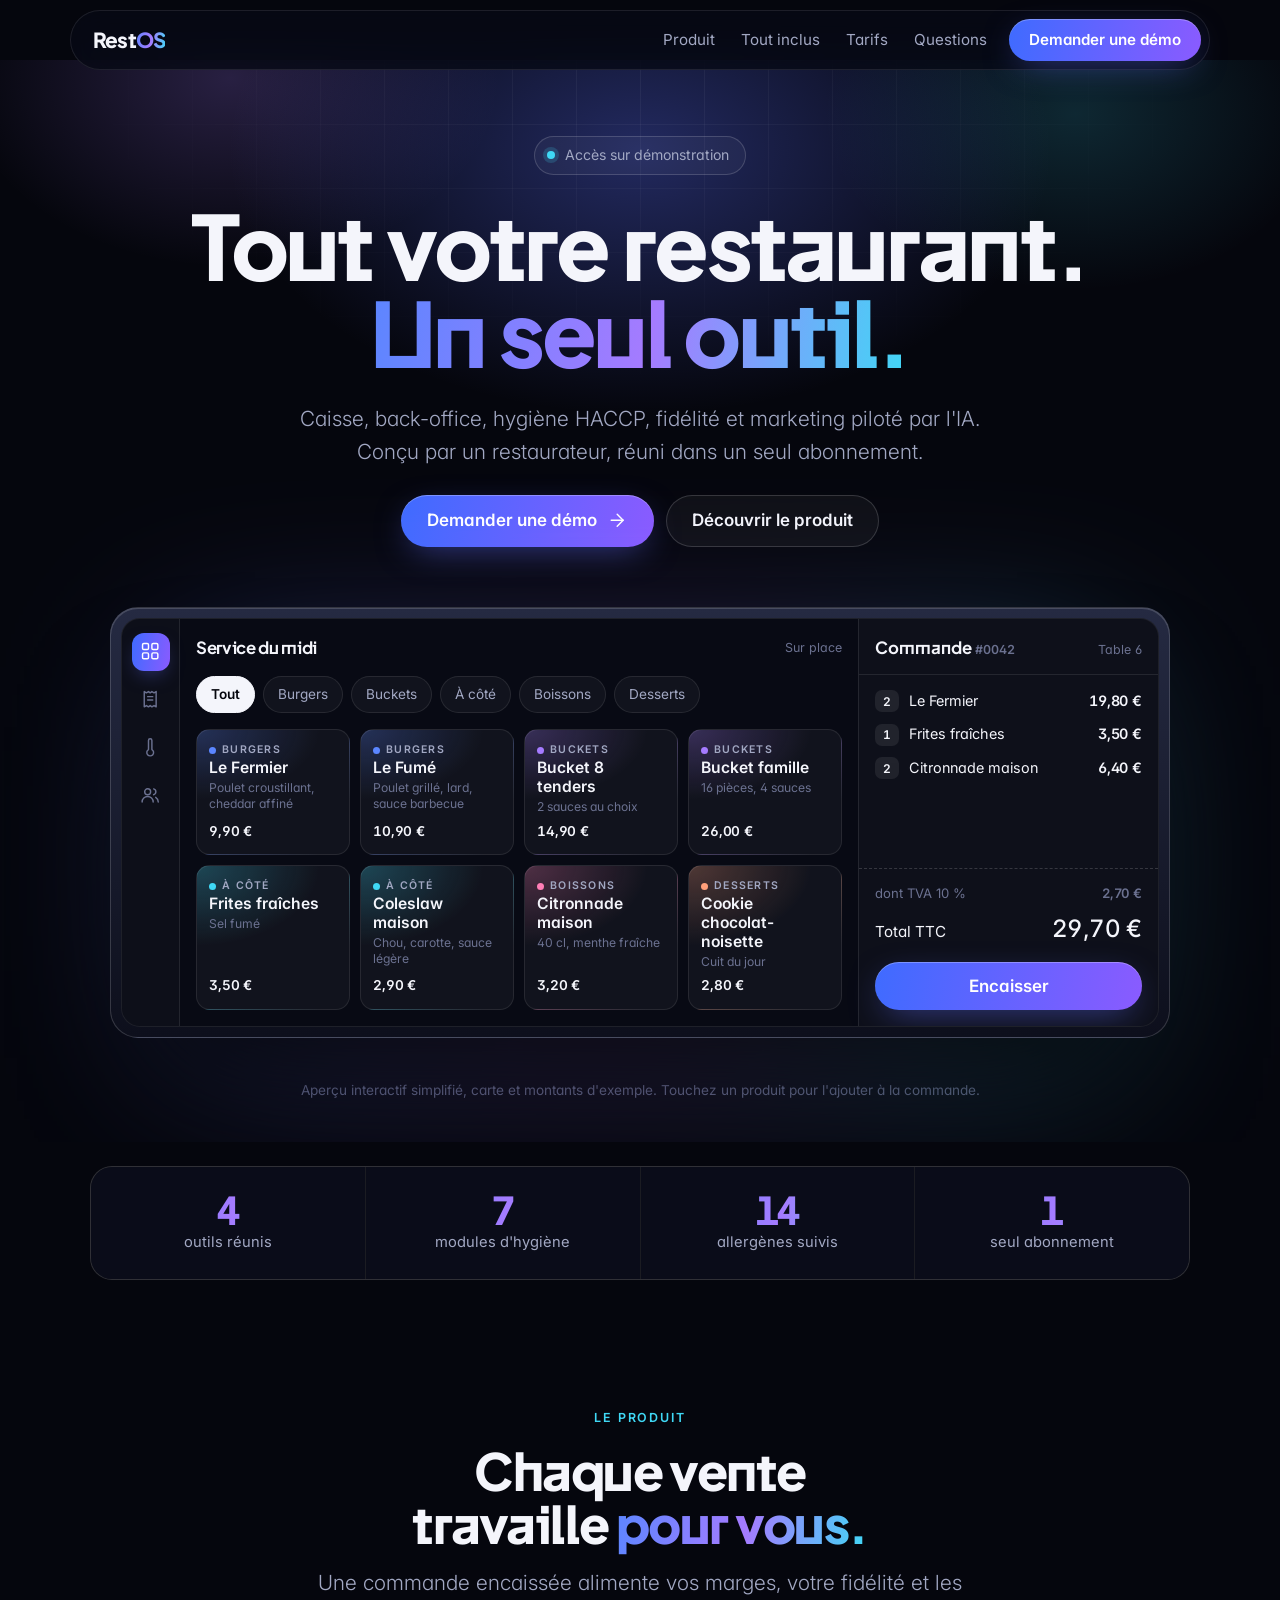
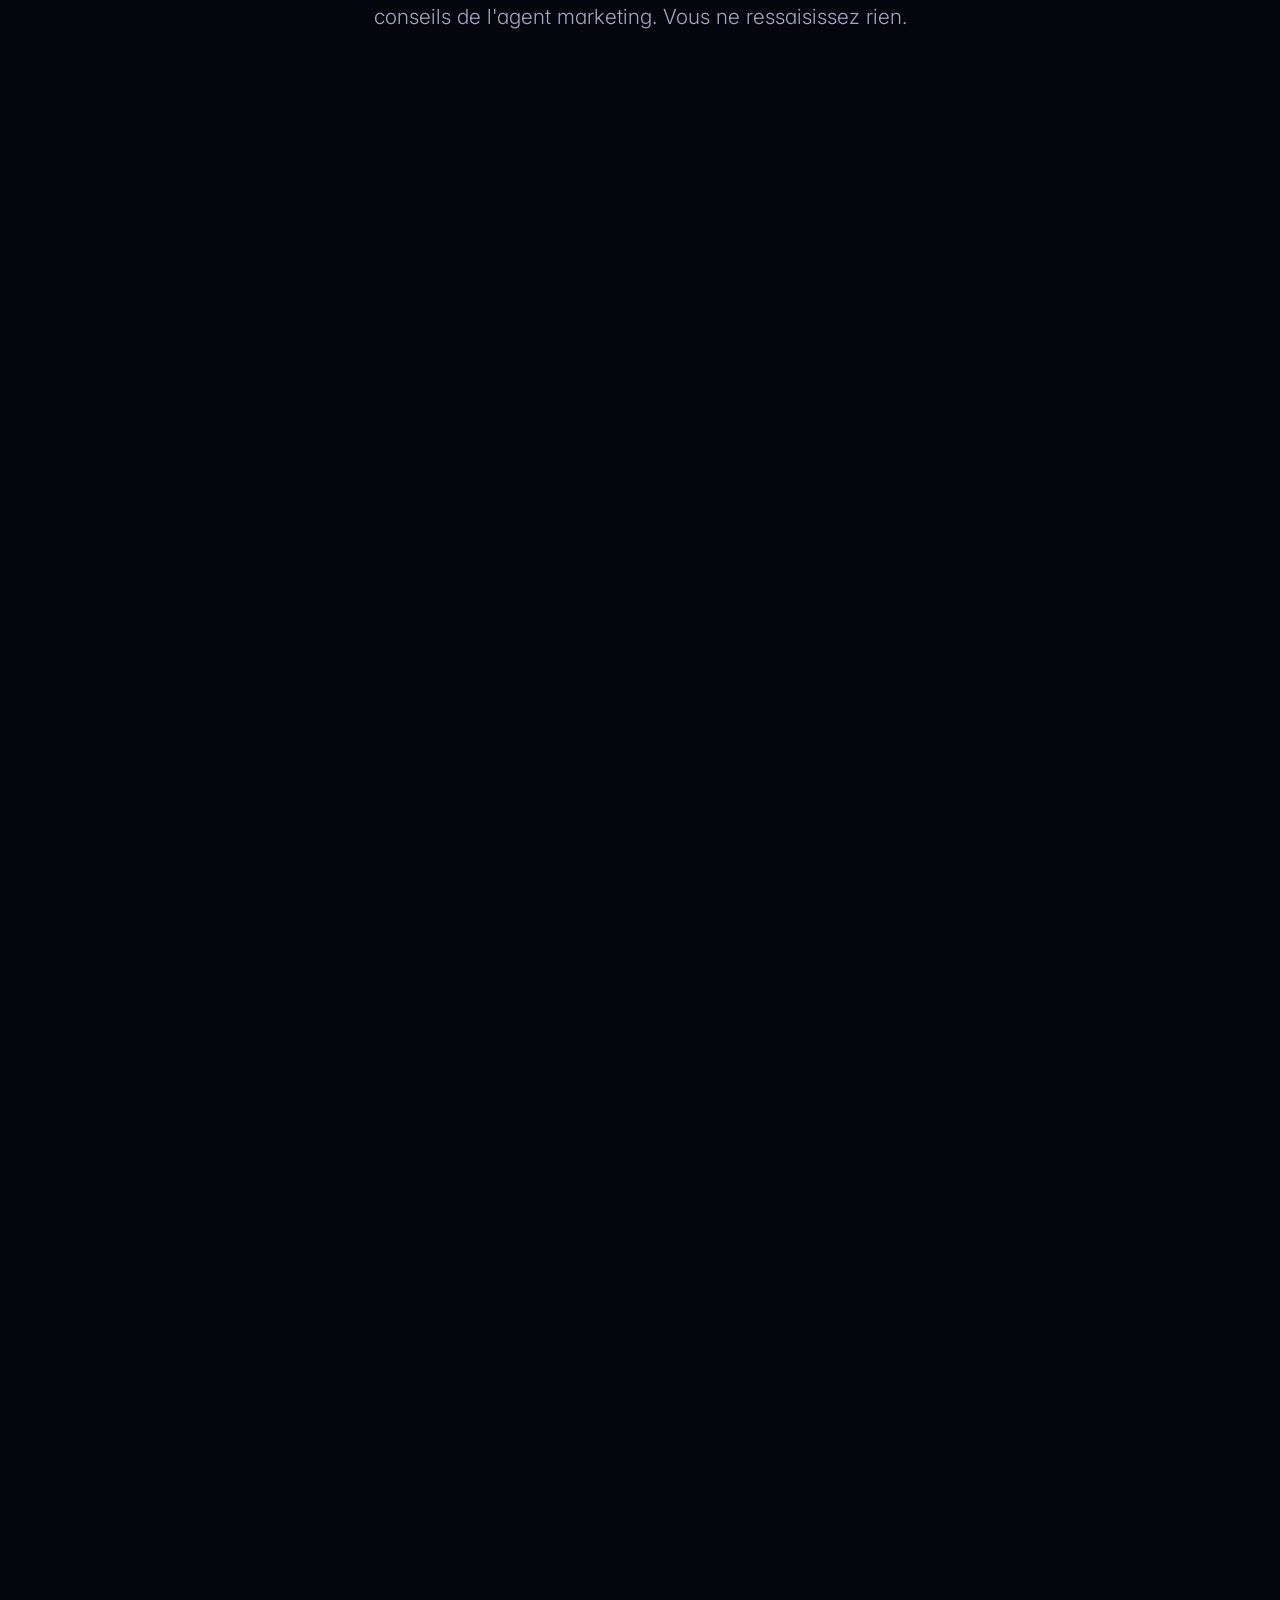
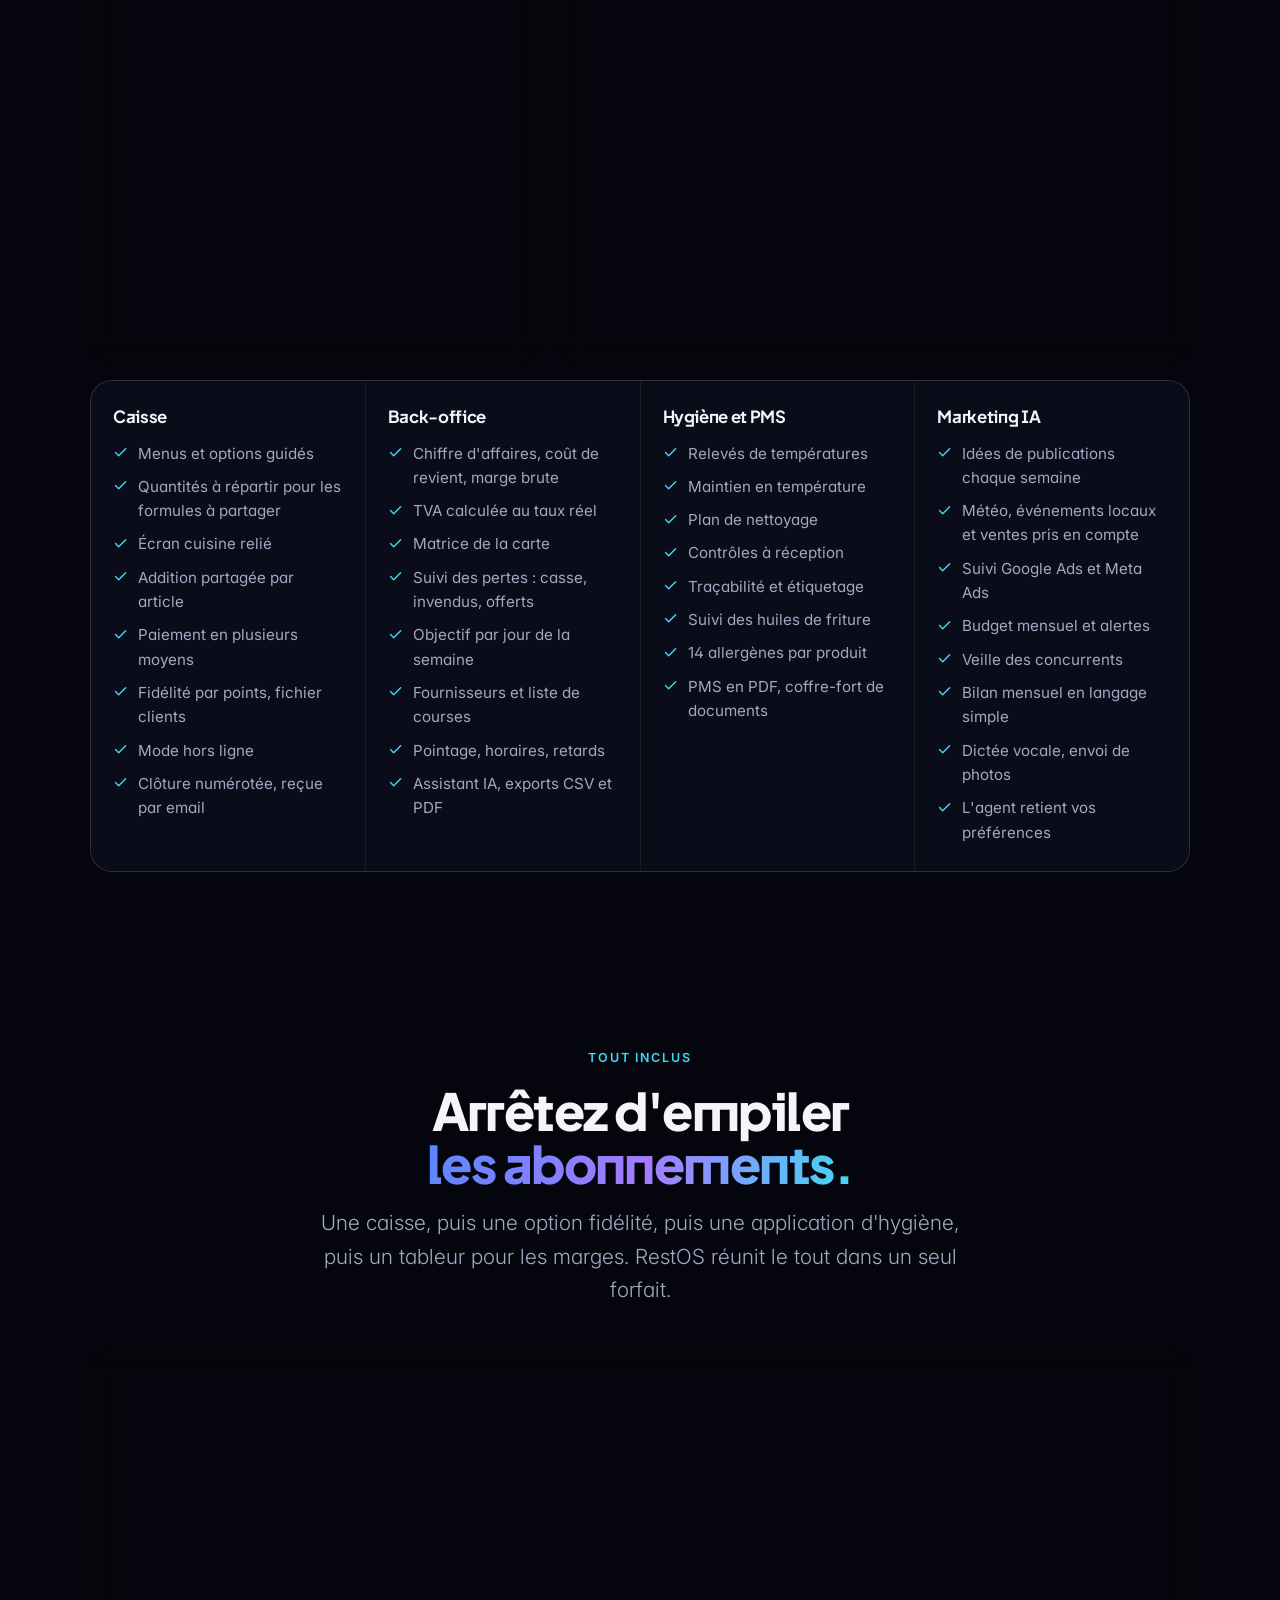
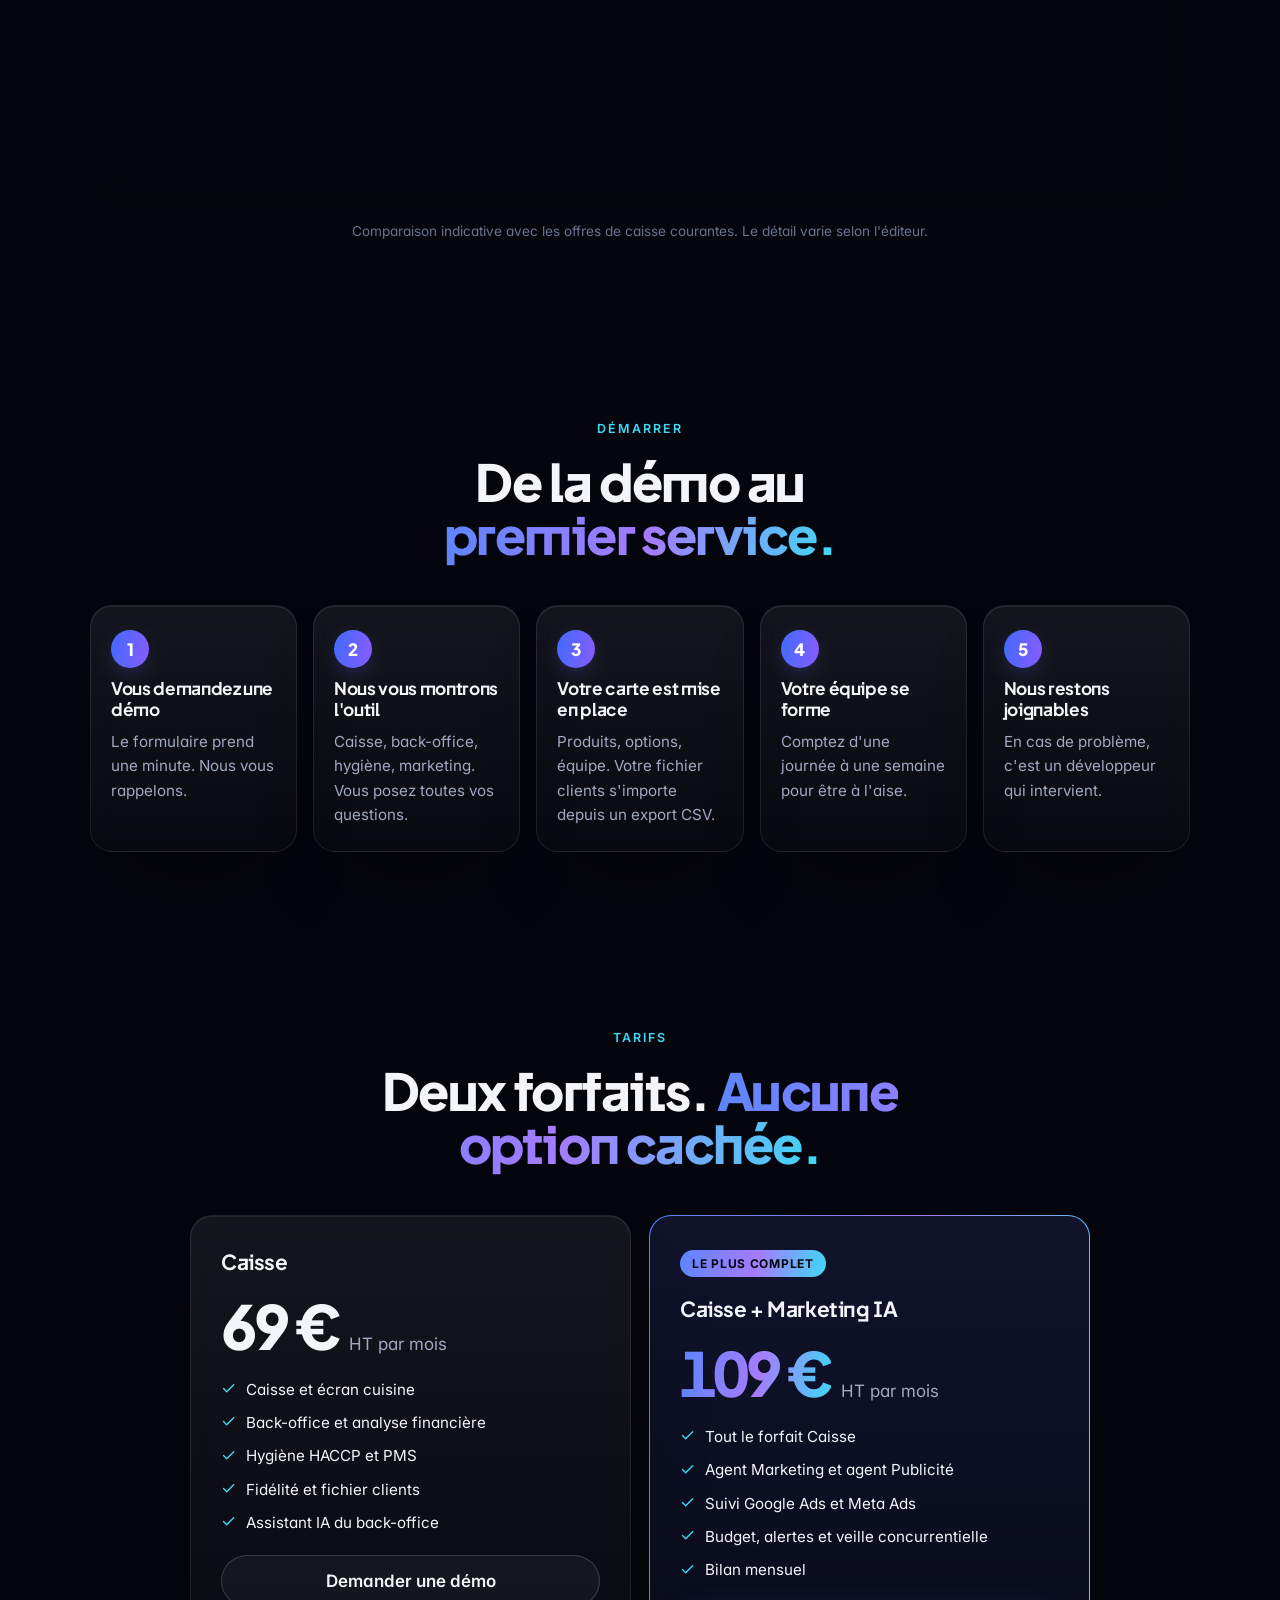
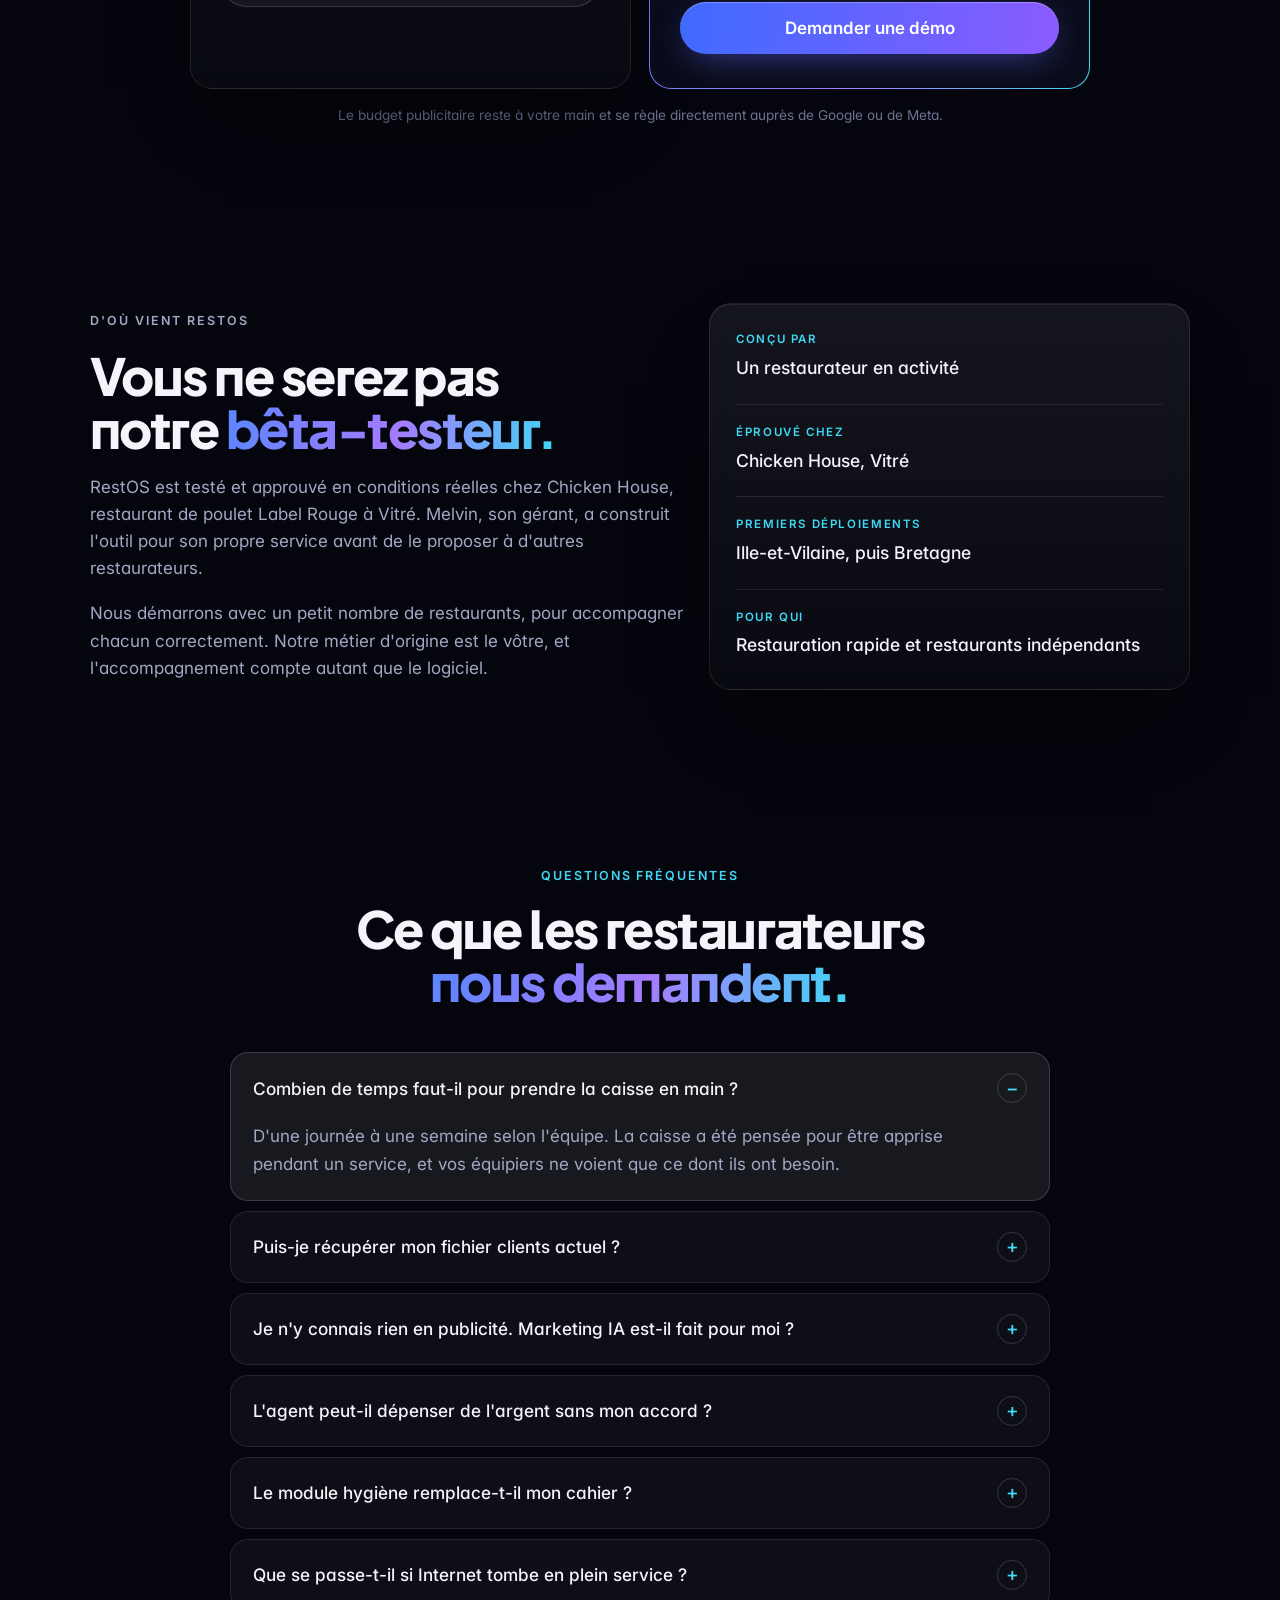
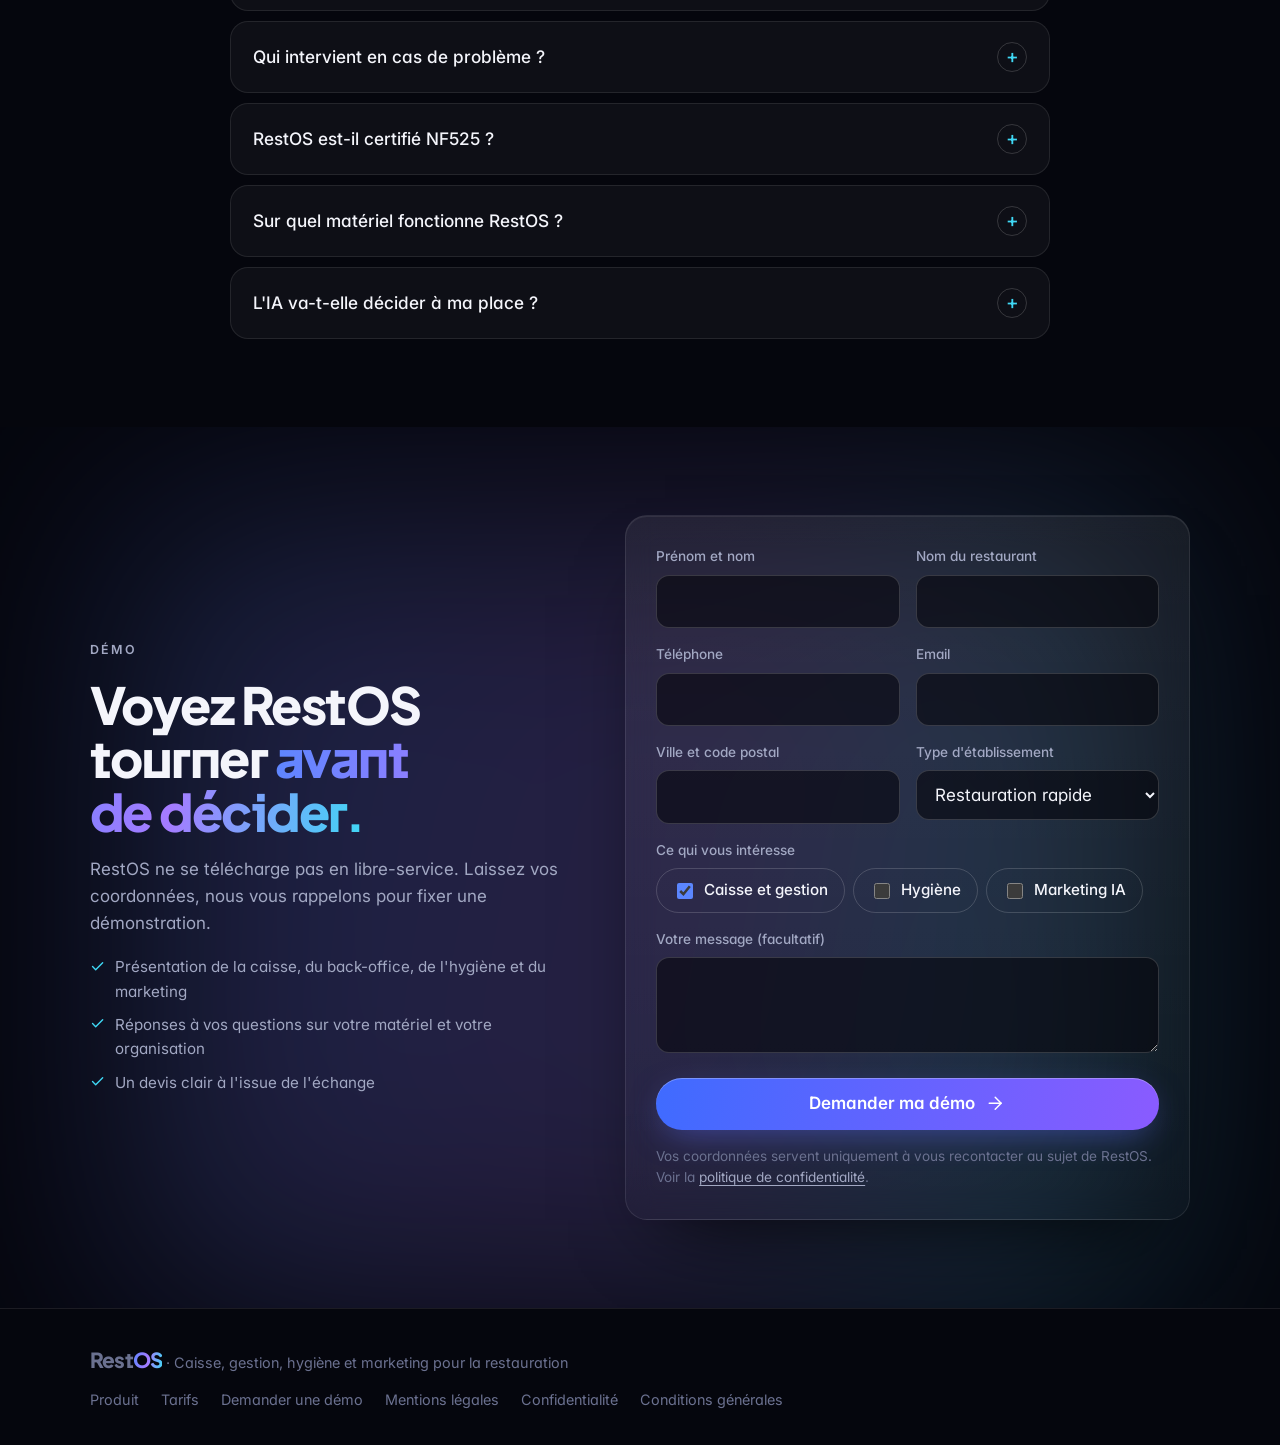
<file: index.html>
<!doctype html>
<html lang="fr"><head><meta charset="utf-8"><title>RestOS, la caisse et la gestion pour restaurateurs</title>
<meta name="description" content="RestOS réunit caisse, back-office, hygiène et marketing IA dans un seul outil, conçu par un restaurateur pour les restaurateurs. Demandez une démonstration.">
<meta name="robots" content="noindex, nofollow">
<meta name="theme-color" content="#05060d">
<meta property="og:title" content="RestOS, la caisse et la gestion pour restaurateurs">
<meta property="og:description" content="Caisse, back-office, hygiène et marketing IA dans un seul outil.">
<meta property="og:type" content="website">
<meta name=viewport content="width=device-width,initial-scale=1,viewport-fit=cover"><style>:root{color-scheme:light;box-sizing:border-box;padding-top:env(safe-area-inset-top,0px);padding-bottom:env(safe-area-inset-bottom,0px)}html{scroll-padding-top:env(safe-area-inset-top,0px)}body{margin:0;padding:0;font:14px -apple-system,BlinkMacSystemFont,sans-serif;background:#faf9f5;color:#141413}img{max-width:100%}[hidden]:not([hidden=until-found i]){display:none!important}</style></head><body>
<link rel="stylesheet" href="https://fonts.googleapis.com/css2?family=Inter:wght@400;500;600;700&family=Plus+Jakarta+Sans:wght@600;700;800&display=swap">
<style>
/* Layout : nuit profonde, un seul univers visuel. Le produit est montré dans un cadre de tablette posé sur un halo
   bleu-violet-cyan ; les modules vivent dans une grille de panneaux en verre dépoli. Charte RestOS : Plus Jakarta Sans (titres, chiffres clés) / Inter (texte, chiffres). */
:root{
  --bg:#05060d; --bg-2:#0a0c19; --screen:#080a14;
  --ink:#f4f5fb; --muted:#a2a8c3; --dim:#6b7190;
  --line:rgba(255,255,255,.09); --line-2:rgba(255,255,255,.16);
  --glass:rgba(255,255,255,.04); --glass-2:rgba(255,255,255,.08);
  --blue:#5b86ff; --violet:#a57bff; --cyan:#3fd8f5; --rose:#ff7eb6; --peach:#ff9f7a;
  --grad:linear-gradient(100deg,#5b86ff 0%,#a57bff 52%,#3fd8f5 100%);
  --btn:linear-gradient(100deg,#3f6bff,#8a5bff);
  --on-btn:#ffffff; --glow:rgba(96,110,255,.55);
  --ok:#43dea0; --warn:#ffb85c;
  --shadow:0 40px 80px -40px rgba(0,0,0,.85);
  --display:"Plus Jakarta Sans","Inter",system-ui,sans-serif;
  --body:"Inter","Segoe UI",system-ui,sans-serif;
  --mono:"Inter","Segoe UI",system-ui,sans-serif;
  --r:22px; --r-sm:14px; --wrap:1140px;
  color-scheme:dark;
}
*{box-sizing:border-box}
body{margin:0;background:var(--bg);color:var(--ink);font-family:var(--body);font-size:1.0625rem;line-height:1.6;-webkit-font-smoothing:antialiased;font-feature-settings:"cv11","ss01";overflow-x:clip}
h1,h2,h3,h4,p,ul,ol,dl,dd,figure{margin:0}
ul,ol{padding:0;list-style:none}
a{color:inherit;text-decoration:none}
button,input,select,textarea{font:inherit;color:inherit}
:focus-visible{outline:2px solid var(--cyan);outline-offset:3px}
svg.i{width:1.2em;height:1.2em;flex:none;fill:none;stroke:currentColor;stroke-width:1.7;stroke-linecap:round;stroke-linejoin:round}
.mono{font-family:var(--mono);font-variant-numeric:tabular-nums;letter-spacing:-.01em;font-weight:600}
.kpis b,.bars em,.camp dd,.price b,.marks b{font-variant-numeric:tabular-nums lining-nums}

.wrap{max-width:var(--wrap);margin-inline:auto;padding-inline:20px}
section{position:relative;padding-block:88px;scroll-margin-top:88px}
.eyebrow{display:inline-flex;align-items:center;gap:8px;font-size:.78rem;font-weight:600;letter-spacing:.16em;text-transform:uppercase;color:var(--cyan)}
h1,h2{font-family:var(--display);font-weight:800;letter-spacing:-.03em;text-wrap:balance}
h1{font-size:clamp(2.7rem,8.4vw,5.6rem);line-height:.98}
h2{font-size:clamp(1.9rem,4.6vw,3.2rem);line-height:1.04}
h3{font-family:var(--display);font-weight:700;font-size:1.3rem;line-height:1.2;letter-spacing:-.02em}
.g{color:var(--violet)}
@supports ((-webkit-background-clip:text) or (background-clip:text)){
  .g{background:var(--grad);-webkit-background-clip:text;background-clip:text;color:transparent}
}
.lead{font-size:clamp(1.1rem,2.2vw,1.3rem);font-weight:300;color:var(--muted);max-width:56ch}
.head{display:grid;gap:16px;margin-bottom:44px;max-width:60ch}
.head.c{text-align:center;justify-items:center;margin-inline:auto}
.small{font-size:.85rem;color:var(--dim)}

/* Boutons */
.btn{display:inline-flex;align-items:center;justify-content:center;gap:10px;min-height:52px;padding:0 26px;border:0;border-radius:999px;background:var(--btn);color:var(--on-btn);font-weight:600;cursor:pointer;box-shadow:0 10px 34px -10px var(--glow),inset 0 1px 0 rgba(255,255,255,.28);transition:transform .2s,box-shadow .2s}
.btn:hover{transform:translateY(-2px);box-shadow:0 16px 40px -10px var(--glow),inset 0 1px 0 rgba(255,255,255,.28)}
.btn.ghost{background:var(--glass);box-shadow:inset 0 0 0 1px var(--line-2);color:var(--ink)}
.btn.ghost:hover{background:var(--glass-2);box-shadow:inset 0 0 0 1px var(--line-2)}
.row{display:flex;flex-wrap:wrap;gap:12px}

/* Verre */
.glass{position:relative;border:1px solid var(--line);border-radius:var(--r);background:linear-gradient(180deg,rgba(255,255,255,.065),rgba(255,255,255,.018));box-shadow:inset 0 1px 0 rgba(255,255,255,.07),var(--shadow);-webkit-backdrop-filter:blur(14px);backdrop-filter:blur(14px)}
.ring{border:1px solid transparent;background:linear-gradient(180deg,#10132a,#0a0c1b) padding-box,var(--grad) border-box}

/* En-tête flottant */
.top{position:sticky;top:calc(env(safe-area-inset-top,0px) + 10px);z-index:30;padding-inline:14px}
.bar{max-width:var(--wrap);margin-inline:auto;display:flex;align-items:center;gap:22px;padding:8px 8px 8px 22px;border-radius:999px;border:1px solid var(--line);background:rgba(8,10,22,.72);-webkit-backdrop-filter:blur(18px) saturate(1.4);backdrop-filter:blur(18px) saturate(1.4)}
.brand{font-family:var(--display);font-weight:800;font-size:1.3rem;letter-spacing:-.04em}
.nav{display:flex;gap:26px;margin-left:auto;font-size:.95rem;color:var(--muted)}
.nav a:hover{color:var(--ink)}
.bar .btn{min-height:42px;padding:0 20px;font-size:.95rem}
@media (max-width:860px){ .nav{display:none} .bar .btn{margin-left:auto} }

/* Accroche */
.hero{padding-block:76px 40px;text-align:center;overflow:clip}
.hero::before{content:"";position:absolute;inset:-180px 0 auto;height:900px;pointer-events:none;
  background:radial-gradient(46% 42% at 50% 30%,rgba(91,110,255,.34),rgba(0,0,0,0) 70%),radial-gradient(30% 30% at 18% 22%,rgba(165,123,255,.22),rgba(0,0,0,0) 70%),radial-gradient(28% 28% at 84% 26%,rgba(63,216,245,.16),rgba(0,0,0,0) 70%)}
.hero::after{content:"";position:absolute;inset:0 0 auto;height:640px;pointer-events:none;
  background-image:linear-gradient(var(--line) 1px,rgba(0,0,0,0) 1px),linear-gradient(90deg,var(--line) 1px,rgba(0,0,0,0) 1px);background-size:64px 64px;
  -webkit-mask-image:radial-gradient(60% 70% at 50% 0%,#000,rgba(0,0,0,0) 75%);mask-image:radial-gradient(60% 70% at 50% 0%,#000,rgba(0,0,0,0) 75%);opacity:.6}
.hero .wrap{position:relative;z-index:1;display:grid;justify-items:center;gap:26px}
.pill{display:inline-flex;align-items:center;gap:10px;padding:7px 16px 7px 12px;border-radius:999px;border:1px solid var(--line-2);background:var(--glass);font-size:.88rem;color:var(--muted)}
.pill i{width:8px;height:8px;border-radius:50%;background:var(--cyan);box-shadow:0 0 0 4px rgba(63,216,245,.18)}
.hero .lead{margin-inline:auto}
.hero .row{justify-content:center}

/* Scène produit */
.stage{position:relative;width:100%;max-width:1060px;margin-top:34px;text-align:left}
.stage::before{content:"";position:absolute;inset:14% 6% -4%;background:var(--grad);filter:blur(90px);opacity:.36;pointer-events:none}
.device{position:relative;padding:10px;border-radius:28px;background:linear-gradient(180deg,#252a42,#0d0f1c);border:1px solid var(--line-2);box-shadow:0 70px 130px -50px rgba(0,0,0,.95),inset 0 1px 0 rgba(255,255,255,.16)}
.screen{display:grid;grid-template-columns:58px minmax(0,1fr) 300px;border-radius:19px;overflow:hidden;background:var(--screen);border:1px solid var(--line)}
.rail{display:grid;align-content:start;justify-items:center;gap:10px;padding:14px 0;border-right:1px solid var(--line);background:rgba(255,255,255,.02)}
.rail span{display:grid;place-items:center;width:38px;height:38px;border-radius:12px;color:var(--dim)}
.rail span.on{background:var(--btn);color:var(--on-btn);box-shadow:0 8px 20px -8px var(--glow)}
.cat{min-width:0;padding:16px;display:grid;gap:14px;align-content:start}
.cat-h{display:flex;justify-content:space-between;align-items:center;gap:12px}
.cat-h b{font-family:var(--display);font-size:1.05rem;letter-spacing:-.02em}
.cat-h span{font-size:.78rem;color:var(--dim)}
.pills{display:flex;gap:8px;overflow-x:auto;scrollbar-width:none;padding-bottom:2px}
.pills::-webkit-scrollbar{display:none}
.pills button{flex:none;padding:7px 14px;border-radius:999px;border:1px solid var(--line);background:var(--glass);font-size:.85rem;color:var(--muted);cursor:pointer}
.pills button[aria-pressed="true"]{background:var(--ink);border-color:var(--ink);color:var(--bg);font-weight:600}
.tiles{display:grid;grid-template-columns:repeat(4,minmax(0,1fr));gap:10px}
.tile{--c:var(--blue);display:grid;gap:6px;align-content:space-between;min-height:118px;padding:12px;border-radius:var(--r-sm);border:1px solid var(--line);background:var(--glass);text-align:left;cursor:pointer;transition:transform .15s,border-color .15s}
@supports (background:color-mix(in srgb,red 10%,blue)){
  .tile{background:radial-gradient(130% 90% at 0% 0%,color-mix(in srgb,var(--c) 26%,transparent),transparent 62%),var(--glass)}
}
.tile:hover{transform:translateY(-2px);border-color:var(--line-2)}
.tile:active{transform:scale(.97)}
.tile .k{display:flex;align-items:center;gap:6px;font-size:.66rem;font-weight:600;letter-spacing:.12em;text-transform:uppercase;color:var(--muted)}
.tile .k i{width:7px;height:7px;border-radius:50%;background:var(--c)}
.tile b{display:block;font-weight:600;font-size:.98rem;line-height:1.2}
.tile small{display:block;font-size:.76rem;color:var(--dim);line-height:1.3;margin-top:2px}
.tile .p{font-size:.85rem;color:var(--ink)}
.tix{display:flex;flex-direction:column;min-width:0;border-left:1px solid var(--line);background:rgba(255,255,255,.025)}
.tix-h{display:flex;justify-content:space-between;align-items:baseline;gap:8px;padding:16px 16px 12px;border-bottom:1px solid var(--line)}
.tix-h b{font-family:var(--display);font-size:1.05rem}
.tix-h span{font-size:.78rem;color:var(--dim)}
.lines{flex:1;display:grid;align-content:start;gap:10px;padding:14px 16px;font-size:.9rem;min-height:170px}
.lines li{display:grid;grid-template-columns:auto minmax(0,1fr) auto;gap:10px;align-items:baseline}
.lines .q{display:grid;place-items:center;min-width:24px;height:22px;padding:0 4px;border-radius:7px;background:var(--glass-2);font-size:.75rem}
.lines .empty{display:block;color:var(--dim)}
.sum{display:grid;gap:6px;padding:14px 16px;border-top:1px dashed var(--line-2);font-size:.82rem;color:var(--dim)}
.sum div{display:flex;justify-content:space-between;gap:8px;align-items:baseline}
.sum .tot{color:var(--ink);font-size:.95rem}
.sum .tot span:last-child{font-size:1.5rem;font-weight:500}
.tix .btn{margin:0 16px 16px;min-height:48px}
.caption{margin-top:16px;font-size:.85rem;color:var(--dim);text-align:center}

.float{position:absolute;z-index:2;display:none;gap:4px;padding:14px 16px;border-radius:18px;border:1px solid var(--line-2);background:rgba(16,19,40,.74);-webkit-backdrop-filter:blur(16px);backdrop-filter:blur(16px);box-shadow:0 30px 60px -24px rgba(0,0,0,.9);font-size:.85rem;animation:bob 7s ease-in-out infinite}
.float b{font-weight:600}
.float span{color:var(--muted);font-size:.8rem}
.float .big{font-size:1.5rem;color:var(--ink)}
.float.fa{right:calc(100% - 26px);top:20%;width:210px}
.float.fb{left:calc(100% - 22px);bottom:30%;width:210px;animation-delay:-3.5s}
.float .st{display:inline-flex;align-items:center;gap:6px;color:var(--warn);font-size:.78rem}
@keyframes bob{50%{transform:translateY(-10px)}}
@media (min-width:1420px){ .float{display:grid} }
@media (max-width:900px){ .screen{grid-template-columns:minmax(0,1fr) 260px} .rail{display:none} .tiles{grid-template-columns:repeat(2,minmax(0,1fr))} }
@media (max-width:680px){ .screen{grid-template-columns:minmax(0,1fr)} .tix{border-left:0;border-top:1px solid var(--line)} .lines{min-height:0} .tile{min-height:104px} .device{padding:7px;border-radius:22px} .screen{border-radius:16px} }

/* Bandeau de repères */
.marks{display:grid;grid-template-columns:repeat(4,minmax(0,1fr));gap:1px;border-radius:var(--r);overflow:hidden;border:1px solid var(--line);background:var(--line)}
.marks li{display:grid;gap:2px;padding:24px 20px;background:var(--bg-2);text-align:center}
.marks b{font-family:var(--display);font-weight:800;font-size:2.4rem;line-height:1;letter-spacing:-.04em}
.marks span{color:var(--muted);font-size:.92rem}
@media (max-width:720px){ .marks{grid-template-columns:repeat(2,minmax(0,1fr))} }

/* Grille des modules */
.bento{display:grid;grid-template-columns:repeat(12,minmax(0,1fr));gap:18px}
.card{grid-column:span 12;display:grid;grid-template-rows:auto 1fr;gap:22px;padding:30px;min-width:0;overflow:hidden}
.card::before{content:"";position:absolute;inset:-40% 40% auto -20%;height:70%;background:radial-gradient(closest-side,var(--tint,rgba(91,134,255,.20)),rgba(0,0,0,0));pointer-events:none}
.card > *{position:relative}
.card .t{display:grid;gap:10px;max-width:46ch}
.card .t p{color:var(--muted)}
.card .eyebrow svg{width:1.3em;height:1.3em}
@media (min-width:920px){ .s7{grid-column:span 7} .s5{grid-column:span 5} }
.tv{--tint:rgba(165,123,255,.20)} .tc{--tint:rgba(63,216,245,.16)}

.card > .ui{align-self:end}
.ui{border-radius:var(--r-sm);border:1px solid var(--line);background:rgba(5,6,13,.6);min-width:0}
.ui-h{display:flex;justify-content:space-between;gap:10px;align-items:center;padding:11px 14px;border-bottom:1px solid var(--line);font-size:.82rem;font-weight:600}
.ui-h em{font-style:normal;font-weight:400;color:var(--dim);font-size:.75rem}
.rows li{display:grid;grid-template-columns:auto minmax(0,1fr) auto;gap:12px;align-items:center;padding:11px 14px;border-bottom:1px solid var(--line);font-size:.92rem}
.rows li:last-child{border-bottom:0}
.rows .paid{color:var(--dim)}
.box{display:grid;place-items:center;width:20px;height:20px;border-radius:6px;border:1px solid var(--line-2)}
.box.on{background:var(--btn);border-color:transparent;color:var(--on-btn)}
.box svg{width:13px;height:13px;stroke-width:2.4}
.tagl{display:inline-flex;align-items:center;gap:6px;padding:3px 10px;border-radius:999px;border:1px solid var(--line);font-size:.75rem;color:var(--muted);white-space:nowrap}
.tagl.ok{color:var(--ok);border-color:rgba(67,222,160,.35)}
.tagl.wa{color:var(--warn);border-color:rgba(255,184,92,.4)}
.tagl svg{width:13px;height:13px}
.foot{display:flex;justify-content:space-between;align-items:center;gap:12px;flex-wrap:wrap;padding:12px 14px;border-top:1px solid var(--line);font-size:.92rem}
.chips{display:flex;flex-wrap:wrap;gap:8px}

.pin{display:grid;gap:16px;justify-items:center;padding:22px 16px;border-bottom:1px solid var(--line)}
.who{display:flex;gap:8px;flex-wrap:wrap;justify-content:center}
.who span{padding:8px 16px;border-radius:999px;border:1px solid var(--line);font-size:.9rem;color:var(--muted)}
.who span.on{background:var(--ink);color:var(--bg);border-color:var(--ink);font-weight:600}
.dots{display:flex;gap:12px}
.dots i{width:14px;height:14px;border-radius:50%;border:1.5px solid var(--line-2)}
.dots i.f{background:var(--grad);border-color:transparent;box-shadow:0 0 14px var(--glow)}

.kpis{display:grid;grid-template-columns:repeat(3,minmax(0,1fr));gap:1px;background:var(--line);border-bottom:1px solid var(--line)}
.kpis div{display:grid;gap:2px;padding:12px 14px;background:rgba(5,6,13,.9);min-width:0}
.kpis span{font-size:.72rem;color:var(--dim);text-transform:uppercase;letter-spacing:.08em}
.kpis b{font-family:var(--mono);font-weight:600;font-size:1.05rem;white-space:nowrap}
@media (max-width:520px){ .kpis div{padding:10px} .kpis b{font-size:.9rem} .kpis span{font-size:.62rem} }
.chart{padding:16px 14px 12px}
.bars{display:grid;grid-template-columns:repeat(7,minmax(0,1fr));gap:10px;align-items:end;height:132px;border-bottom:1px solid var(--line-2)}
.bars div{position:relative;height:100%;display:flex;align-items:flex-end;justify-content:center}
.bars i{display:block;width:min(100%,26px);height:var(--h);border-radius:4px 4px 0 0;background:var(--blue)}
.bars div:hover i{background:var(--cyan)}
.bars u{position:absolute;left:8%;right:8%;bottom:var(--o);height:2px;background:var(--ink);opacity:.8}
.bars em{position:absolute;bottom:calc(var(--h) + 6px);font-style:normal;font-family:var(--mono);font-size:.7rem;color:var(--ink);white-space:nowrap}
.days{display:grid;grid-template-columns:repeat(7,minmax(0,1fr));gap:10px;padding-top:6px;font-size:.72rem;color:var(--dim);text-align:center}
.legend{display:flex;gap:16px;flex-wrap:wrap;padding-top:10px;font-size:.75rem;color:var(--muted)}
.legend span{display:inline-flex;align-items:center;gap:6px}
.legend .sb{width:10px;height:10px;border-radius:2px;background:var(--blue)}
.legend .sl{width:14px;height:2px;background:var(--ink)}

.quad{position:relative;aspect-ratio:1.25;max-width:100%;margin:14px;border-radius:10px;border:1px solid var(--line);
  background:linear-gradient(var(--line-2),var(--line-2)) 50% 0/1px 100% no-repeat,linear-gradient(var(--line-2),var(--line-2)) 0 50%/100% 1px no-repeat}
.quad .ql{position:absolute;font-size:.7rem;font-weight:600;letter-spacing:.1em;text-transform:uppercase;color:var(--dim)}
.quad .ql.a{right:10px;top:8px;color:var(--ink)} .quad .ql.b{left:10px;top:8px} .quad .ql.c{right:10px;bottom:8px} .quad .ql.d{left:10px;bottom:8px}
.quad .pt{position:absolute;left:var(--x);bottom:var(--y);width:11px;height:11px;margin:0 0 -5px -5px;border-radius:50%;background:var(--violet);box-shadow:0 0 0 2px var(--screen)}
.quad .pt span{position:absolute;left:15px;top:-5px;font-size:.74rem;color:var(--ink);white-space:nowrap}
.quad .pt.l span{left:auto;right:15px}
.axes{display:flex;justify-content:space-between;padding:0 14px 12px;font-size:.72rem;color:var(--dim)}

.prog{height:6px;border-radius:99px;background:var(--glass-2);overflow:hidden;flex:1;min-width:80px}
.prog i{display:block;height:100%;width:71%;border-radius:99px;background:var(--grad)}

.chat{display:grid;gap:12px;padding:16px}
.bub{padding:12px 16px;border-radius:18px;font-size:.95rem;max-width:88%}
.bub.me{justify-self:end;background:var(--btn);color:var(--on-btn);border-bottom-right-radius:6px}
.bub.ai{background:var(--glass-2);border:1px solid var(--line);border-bottom-left-radius:6px}
.camp{display:grid;gap:12px;padding:14px;border-radius:var(--r-sm);max-width:420px}
.camp h4{font-family:var(--display);font-size:1.05rem;letter-spacing:-.01em}
.camp dl{display:grid;grid-template-columns:repeat(3,minmax(0,1fr));gap:10px}
.camp dt{font-size:.68rem;text-transform:uppercase;letter-spacing:.1em;color:var(--dim)}
.camp dd{font-family:var(--mono);font-size:.9rem}
.mini{display:inline-flex;align-items:center;min-height:34px;padding:0 16px;border-radius:999px;font-size:.85rem;font-weight:600;border:1px solid var(--line-2)}
.mini.go{background:var(--btn);border-color:transparent;color:var(--on-btn)}

/* Liste complète */
.all{display:grid;grid-template-columns:repeat(4,minmax(0,1fr));gap:1px;margin-top:18px;border-radius:var(--r);overflow:hidden;border:1px solid var(--line);background:var(--line)}
.all > div{display:grid;gap:14px;align-content:start;padding:26px 22px;background:var(--bg-2)}
.all h3{font-size:1.05rem}
.feat{display:grid;gap:9px;font-size:.95rem;color:var(--muted)}
.feat li{display:grid;grid-template-columns:auto minmax(0,1fr);gap:10px;align-items:start}
.feat svg{color:var(--cyan);margin-top:.22em;width:1em;height:1em;stroke-width:2.2}
@media (max-width:980px){ .all{grid-template-columns:repeat(2,minmax(0,1fr))} }
@media (max-width:560px){ .all{grid-template-columns:minmax(0,1fr)} }

/* Comparatif */
.tblw{overflow-x:auto}
table{width:100%;border-collapse:collapse}
.cmp{padding:6px}
.cmp th,.cmp td{padding:16px 18px;text-align:left;border-bottom:1px solid var(--line)}
.cmp tr:last-child td{border-bottom:0}
.cmp th{font-size:.75rem;font-weight:600;letter-spacing:.12em;text-transform:uppercase;color:var(--dim)}
.cmp td:first-child{font-weight:500}
.cmp td:nth-child(2){color:var(--dim)}
.cmp td:nth-child(3),.cmp th:nth-child(3){background:rgba(91,134,255,.09)}
.cmp th:nth-child(3){color:var(--ink);border-radius:14px 14px 0 0}
.cmp tr:last-child td:nth-child(3){border-radius:0 0 14px 14px}
.yes{display:inline-flex;align-items:center;gap:8px;font-weight:600}
.yes svg{color:var(--ok);stroke-width:2.4}

/* Étapes */
.steps{display:grid;grid-template-columns:repeat(5,minmax(0,1fr));gap:16px;counter-reset:s}
.steps li{display:grid;gap:10px;align-content:start;padding:24px 20px;counter-increment:s}
.steps li::before{content:counter(s);display:grid;place-items:center;width:38px;height:38px;border-radius:50%;background:var(--btn);color:var(--on-btn);font-family:var(--display);font-weight:800;box-shadow:0 8px 24px -8px var(--glow)}
.steps h3{font-size:1.08rem}
.steps p{font-size:.95rem;color:var(--muted)}
@media (max-width:1020px){ .steps{grid-template-columns:minmax(0,1fr)} .steps li{grid-template-columns:auto minmax(0,1fr);column-gap:16px} .steps li::before{grid-row:span 2} }

/* Tarifs */
.plans{display:grid;grid-template-columns:repeat(2,minmax(0,1fr));gap:18px;max-width:900px;margin-inline:auto}
.plan{display:grid;gap:20px;align-content:start;padding:34px 30px;border-radius:var(--r)}
.plan .badge{justify-self:start;padding:4px 12px;border-radius:999px;background:var(--grad);color:var(--bg);font-size:.75rem;font-weight:700;letter-spacing:.06em;text-transform:uppercase}
.price{display:flex;align-items:baseline;gap:10px;flex-wrap:wrap}
.price b{font-family:var(--display);font-weight:800;font-size:3.8rem;line-height:1;letter-spacing:-.05em}
.price span{color:var(--muted)}
.plan .feat{color:var(--ink)}
@media (max-width:760px){ .plans{grid-template-columns:minmax(0,1fr)} }

/* Histoire */
.story{display:grid;grid-template-columns:minmax(0,1.25fr) minmax(0,1fr);gap:18px;align-items:stretch}
.story .txt{display:grid;gap:18px;align-content:center;padding:8px 0}
.story .txt p{color:var(--muted);max-width:56ch}
.facts{display:grid;gap:0;padding:8px 26px}
.facts div{display:grid;gap:2px;padding:18px 0;border-bottom:1px solid var(--line)}
.facts div:last-child{border-bottom:0}
.facts dt{font-size:.72rem;font-weight:600;letter-spacing:.14em;text-transform:uppercase;color:var(--cyan)}
.facts dd{font-size:1.1rem;font-weight:500}
@media (max-width:860px){ .story{grid-template-columns:minmax(0,1fr)} }

/* FAQ */
.faq{display:grid;gap:10px;max-width:820px;margin-inline:auto}
.faq details{border-radius:18px;border:1px solid var(--line);background:var(--glass)}
.faq details[open]{background:var(--glass-2);border-color:var(--line-2)}
.faq summary{display:flex;justify-content:space-between;gap:16px;align-items:center;padding:20px 22px;font-weight:500;font-size:1.08rem;cursor:pointer;list-style:none}
.faq summary::-webkit-details-marker{display:none}
.faq summary::after{content:"+";flex:none;display:grid;place-items:center;width:28px;height:28px;border-radius:50%;border:1px solid var(--line-2);font-size:1.2rem;line-height:1;color:var(--cyan)}
.faq details[open] summary::after{content:"\2212"}
.faq details p{padding:0 22px 22px;color:var(--muted);max-width:68ch}

/* Demande de démo */
.cta{overflow:clip}
.cta::before{content:"";position:absolute;inset:10% 10% 0;background:var(--grad);filter:blur(120px);opacity:.22;pointer-events:none}
.contact{position:relative;display:grid;grid-template-columns:minmax(0,1fr) minmax(0,1.15fr);gap:44px;align-items:center}
.contact .txt{display:grid;gap:18px}
.contact .txt p{color:var(--muted)}
form,.done{display:grid;gap:16px;padding:30px;border-radius:var(--r)}
.f2{display:grid;grid-template-columns:repeat(2,minmax(0,1fr));gap:16px}
label,legend{display:block;font-size:.85rem;font-weight:500;color:var(--muted);margin-bottom:7px;padding:0}
.field input,.field select,.field textarea{width:100%;min-height:50px;padding:12px 14px;border-radius:13px;border:1px solid var(--line-2);background:rgba(5,6,13,.6)}
.field textarea{min-height:96px;resize:vertical}
.field input:focus,.field select:focus,.field textarea:focus{outline:0;border-color:var(--blue);box-shadow:0 0 0 4px rgba(91,134,255,.22)}
fieldset{border:0;padding:0;margin:0}
.checks{display:flex;flex-wrap:wrap;gap:8px}
.checks label{display:inline-flex;align-items:center;gap:8px;margin:0;padding:9px 16px;border-radius:999px;border:1px solid var(--line-2);color:var(--ink);font-size:.95rem;cursor:pointer}
.checks input{width:16px;height:16px;accent-color:var(--blue)}
.err{color:var(--warn);font-size:.92rem;font-weight:500}
.done{justify-items:start;align-content:center}
.done .ic{display:grid;place-items:center;width:52px;height:52px;border-radius:50%;background:var(--btn);color:var(--on-btn)}
@media (max-width:900px){ .contact{grid-template-columns:minmax(0,1fr)} }
@media (max-width:520px){ .f2{grid-template-columns:minmax(0,1fr)} form,.done{padding:22px} .card{padding:22px} section{padding-block:64px} }

/* Pages légales */
.legal{padding-block:48px 88px}
.legal .wrap{max-width:860px}
.ltabs{display:flex;flex-wrap:wrap;gap:8px;margin-bottom:34px}
.ltabs a{padding:8px 16px;border-radius:999px;border:1px solid var(--line-2);background:var(--glass);font-size:.9rem;color:var(--muted)}
.ltabs a[aria-current="page"]{background:var(--ink);border-color:var(--ink);color:var(--bg);font-weight:600}
.ltabs a.back{margin-right:auto;color:var(--ink)}
.doc{display:grid;gap:18px;padding:34px 30px}
.doc h1{font-size:clamp(2rem,5.4vw,3.2rem);line-height:1.04}
.doc h2{font-family:var(--display);font-size:1.25rem;font-weight:700;letter-spacing:-.015em;line-height:1.25;margin-top:14px}
.doc p,.doc li{color:var(--muted);max-width:70ch}
.doc ul{list-style:disc;padding-left:22px;display:grid;gap:6px}
.doc b{color:var(--ink);font-weight:500}
.doc a{color:var(--cyan);text-decoration:underline;text-underline-offset:3px}
.todo{background:rgba(255,184,92,.12);color:var(--warn);border:1px dashed rgba(255,184,92,.5);border-radius:6px;padding:0 6px;font-size:.92em;font-style:normal}
.draft{justify-self:start;display:inline-flex;align-items:center;gap:8px;padding:5px 12px;border-radius:999px;border:1px dashed rgba(255,184,92,.5);color:var(--warn);font-size:.82rem}
.small a{color:var(--muted);text-decoration:underline;text-underline-offset:3px}
@media (max-width:520px){ .doc{padding:24px 20px} }

footer{border-top:1px solid var(--line);padding-block:34px}
footer .wrap{display:flex;flex-wrap:wrap;gap:12px 28px;justify-content:space-between;align-items:center;font-size:.9rem;color:var(--dim)}
footer nav{display:flex;flex-wrap:wrap;gap:8px 22px}
footer a:hover{color:var(--ink)}

@media (prefers-reduced-motion: reduce){ .float{animation:none} .btn,.tile{transition:none} }
</style>

<svg width="0" height="0" style="position:absolute" aria-hidden="true">
  <symbol id="i-check" viewBox="0 0 24 24"><path d="M20 6 9 17l-5-5"/></symbol>
  <symbol id="i-arrow" viewBox="0 0 24 24"><path d="M5 12h14"/><path d="m12 5 7 7-7 7"/></symbol>
  <symbol id="i-grid" viewBox="0 0 24 24"><rect x="3" y="3" width="7" height="7" rx="1.5"/><rect x="14" y="3" width="7" height="7" rx="1.5"/><rect x="3" y="14" width="7" height="7" rx="1.5"/><rect x="14" y="14" width="7" height="7" rx="1.5"/></symbol>
  <symbol id="i-receipt" viewBox="0 0 24 24"><path d="M5 3v18l2.5-1.5L10 21l2-1.5 2 1.5 2.5-1.5L19 21V3l-2.5 1.5L14 3l-2 1.5L10 3 7.5 4.5 5 3Z"/><path d="M9 9h6M9 13h6"/></symbol>
  <symbol id="i-thermo" viewBox="0 0 24 24"><path d="M14 14.76V4a2 2 0 0 0-4 0v10.76a4 4 0 1 0 4 0Z"/></symbol>
  <symbol id="i-users" viewBox="0 0 24 24"><circle cx="9" cy="8" r="3.5"/><path d="M2.5 20a6.5 6.5 0 0 1 13 0"/><path d="M16 4.6a3.5 3.5 0 0 1 0 6.8M18.5 14.5a6.5 6.5 0 0 1 3 5.5"/></symbol>
  <symbol id="i-chart" viewBox="0 0 24 24"><path d="M4 20V10M10 20V4M16 20v-7M22 20H2"/></symbol>
  <symbol id="i-mega" viewBox="0 0 24 24"><path d="m3 11 18-5v12L3 14v-3Z"/><path d="M11.6 16.8a3 3 0 1 1-5.8-1.6"/></symbol>
  <symbol id="i-alert" viewBox="0 0 24 24"><path d="M12 3 2 20h20L12 3Z"/><path d="M12 10v4M12 17h.01"/></symbol>
  <symbol id="i-lock" viewBox="0 0 24 24"><rect x="4" y="11" width="16" height="10" rx="2"/><path d="M8 11V7a4 4 0 0 1 8 0v4"/></symbol>
</svg>

<header class="top">
  <div class="bar">
    <a class="brand" href="#haut">Rest<span class="g">OS</span></a>
    <nav class="nav" aria-label="Sections">
      <a href="#produit">Produit</a>
      <a href="#inclus">Tout inclus</a>
      <a href="#tarifs">Tarifs</a>
      <a href="#faq">Questions</a>
    </nav>
    <a class="btn" href="#demo">Demander une démo</a>
  </div>
</header>

<main id="haut">

<section class="hero">
  <div class="wrap">
    <span class="pill"><i></i>Accès sur démonstration</span>
    <h1>Tout votre restaurant.<br><span class="g">Un seul outil.</span></h1>
    <p class="lead">Caisse, back-office, hygiène HACCP, fidélité et marketing piloté par l'IA. Conçu par un restaurateur, réuni dans un seul abonnement.</p>
    <div class="row">
      <a class="btn" href="#demo">Demander une démo <svg class="i"><use href="#i-arrow"/></svg></a>
      <a class="btn ghost" href="#produit">Découvrir le produit</a>
    </div>

    <div class="stage">
      <div class="float fa">
        <span>Marge brute du jour</span>
        <b class="big mono">68,4 %</b>
        <span>Objectif du samedi atteint à 14 h 10</span>
      </div>
      <div class="device">
        <div class="screen" aria-label="Aperçu interactif de la caisse">
          <div class="rail" aria-hidden="true">
            <span class="on"><svg class="i"><use href="#i-grid"/></svg></span>
            <span><svg class="i"><use href="#i-receipt"/></svg></span>
            <span><svg class="i"><use href="#i-thermo"/></svg></span>
            <span><svg class="i"><use href="#i-users"/></svg></span>
          </div>
          <div class="cat">
            <div class="cat-h"><b>Service du midi</b><span>Sur place</span></div>
            <div class="pills" id="pos-cats" role="group" aria-label="Catégories"></div>
            <div class="tiles" id="pos-tiles"></div>
          </div>
          <div class="tix">
            <div class="tix-h"><b>Commande <span class="mono" id="pos-num">#0042</span></b><span>Table 6</span></div>
            <ul class="lines" id="pos-lines"></ul>
            <div class="sum">
              <div><span>dont TVA 10 %</span><span class="mono" id="pos-tva"></span></div>
              <div class="tot"><span>Total TTC</span><span class="mono" id="pos-total"></span></div>
            </div>
            <button class="btn" id="pos-pay" type="button">Encaisser</button>
          </div>
        </div>
      </div>
      <div class="float fb">
        <b>Agent Publicité</b>
        <span>Campagne « Menu du midi » prête pour samedi.</span>
        <span class="st"><svg class="i"><use href="#i-lock"/></svg>En attente de votre accord</span>
      </div>
    </div>
    <p class="caption">Aperçu interactif simplifié, carte et montants d'exemple. Touchez un produit pour l'ajouter à la commande.</p>
  </div>
</section>

<section style="padding-block:24px 40px">
  <div class="wrap">
    <ul class="marks">
      <li><b class="g">4</b><span>outils réunis</span></li>
      <li><b class="g">7</b><span>modules d'hygiène</span></li>
      <li><b class="g">14</b><span>allergènes suivis</span></li>
      <li><b class="g">1</b><span>seul abonnement</span></li>
    </ul>
  </div>
</section>

<section id="produit">
  <div class="wrap">
    <div class="head c">
      <p class="eyebrow">Le produit</p>
      <h2>Chaque vente travaille <span class="g">pour vous.</span></h2>
      <p class="lead">Une commande encaissée alimente vos marges, votre fidélité et les conseils de l'agent marketing. Vous ne ressaisissez rien.</p>
    </div>

    <div class="bento">
      <article class="card glass s7">
        <div class="t">
          <p class="eyebrow"><svg class="i"><use href="#i-grid"/></svg>Caisse</p>
          <h3>Rapide au coup de feu, même quand la table se partage l'addition</h3>
          <p>Menus et options guidés, écran cuisine relié, paiement en plusieurs moyens. Chacun règle ses articles, le reste du ticket continue.</p>
        </div>
        <div class="ui">
          <div class="ui-h"><span>Addition partagée · Table 6</span><em>Exemple</em></div>
          <ul class="rows">
            <li class="paid"><span class="box"></span><span>Le Fermier</span><span class="tagl">Payé · carte</span></li>
            <li class="paid"><span class="box"></span><span>Citronnade maison</span><span class="tagl">Payé · carte</span></li>
            <li><span class="box on"><svg class="i"><use href="#i-check"/></svg></span><span>Le Fumé</span><span class="mono">10,90 €</span></li>
            <li><span class="box on"><svg class="i"><use href="#i-check"/></svg></span><span>Frites fraîches</span><span class="mono">3,50 €</span></li>
          </ul>
          <div class="foot"><span>À encaisser</span><b class="mono">14,40 €</b></div>
        </div>
      </article>

      <article class="card glass s5 tv">
        <div class="t">
          <p class="eyebrow"><svg class="i"><use href="#i-users"/></svg>Équipe</p>
          <h3>Un code par équipier, des droits par rôle</h3>
          <p>Remises, annulations et fond de caisse demandent un code autorisé. Vous savez qui a fait quoi, et le pointage se fait au même endroit.</p>
        </div>
        <div class="ui">
          <div class="ui-h"><span>Qui encaisse ?</span><em>Exemple</em></div>
          <div class="pin">
            <div class="who"><span>Léa</span><span class="on">Karim</span><span>Inès</span></div>
            <div class="dots" aria-hidden="true"><i class="f"></i><i class="f"></i><i class="f"></i><i></i></div>
          </div>
          <ul class="rows">
            <li><svg class="i"><use href="#i-lock"/></svg><span>Remise</span><span class="tagl">Code demandé</span></li>
            <li><svg class="i"><use href="#i-lock"/></svg><span>Annulation de paiement</span><span class="tagl">Code demandé</span></li>
            <li><svg class="i"><use href="#i-lock"/></svg><span>Fond de caisse</span><span class="tagl">Responsable</span></li>
          </ul>
        </div>
      </article>

      <article class="card glass s7 tc">
        <div class="t">
          <p class="eyebrow"><svg class="i"><use href="#i-chart"/></svg>Back-office</p>
          <h3>Votre journée en trois chiffres, votre semaine d'un regard</h3>
          <p>Un objectif de chiffre d'affaires par jour de la semaine, des alertes quand quelque chose mérite votre attention, et un assistant IA qui répond à vos questions sur vos chiffres.</p>
        </div>
        <div class="ui">
          <div class="ui-h"><span>Semaine en cours</span><em>Données d'exemple</em></div>
          <div class="kpis">
            <div><span>CA TTC</span><b>1 415 €</b></div>
            <div><span>Marge brute</span><b>68,4 %</b></div>
            <div><span>Panier moyen</span><b>15,06 €</b></div>
          </div>
          <div class="chart">
            <div class="bars" role="img" aria-label="Chiffre d'affaires par jour comparé à l'objectif, du lundi au dimanche">
              <div style="--h:36%;--o:40%" title="Lundi : 900 € pour un objectif de 1 000 €"><i></i><u></u></div>
              <div style="--h:44%;--o:40%" title="Mardi : 1 100 € pour un objectif de 1 000 €"><i></i><u></u></div>
              <div style="--h:52%;--o:48%" title="Mercredi : 1 300 € pour un objectif de 1 200 €"><i></i><u></u></div>
              <div style="--h:48%;--o:48%" title="Jeudi : 1 200 € pour un objectif de 1 200 €"><i></i><u></u></div>
              <div style="--h:76%;--o:72%" title="Vendredi : 1 900 € pour un objectif de 1 800 €"><i></i><u></u></div>
              <div style="--h:92%;--o:80%" title="Samedi : 2 300 € pour un objectif de 2 000 €"><i></i><u></u><em>2 300 €</em></div>
              <div style="--h:56%;--o:60%" title="Dimanche : 1 400 € pour un objectif de 1 500 €"><i></i><u></u></div>
            </div>
            <div class="days" aria-hidden="true"><span>Lun</span><span>Mar</span><span>Mer</span><span>Jeu</span><span>Ven</span><span>Sam</span><span>Dim</span></div>
            <div class="legend"><span><i class="sb"></i>Chiffre d'affaires</span><span><i class="sl"></i>Objectif du jour</span></div>
          </div>
        </div>
      </article>

      <article class="card glass s5 tv">
        <div class="t">
          <p class="eyebrow"><svg class="i"><use href="#i-chart"/></svg>Analyse de la carte</p>
          <h3>Quels plats vous font vraiment gagner de l'argent</h3>
          <p>Coût de revient, marge par produit, pertes. Chaque plat est situé par rapport au reste de votre carte.</p>
        </div>
        <div class="ui">
          <div class="ui-h"><span>Matrice de la carte</span><em>Données d'exemple</em></div>
          <div class="quad" role="img" aria-label="Produits placés selon leurs ventes et leur marge : Le Fermier et Citronnade en stars, Coleslaw en dormeur, Bucket famille en piège, Cookie à revoir">
            <span class="ql a">Stars</span><span class="ql b">Dormeurs</span><span class="ql c">Pièges</span><span class="ql d">À revoir</span>
            <i class="pt l" style="--x:78%;--y:72%"><span>Le Fermier</span></i>
            <i class="pt" style="--x:60%;--y:86%"><span>Citronnade</span></i>
            <i class="pt" style="--x:22%;--y:68%"><span>Coleslaw</span></i>
            <i class="pt l" style="--x:82%;--y:26%"><span>Bucket famille</span></i>
            <i class="pt" style="--x:20%;--y:22%"><span>Cookie</span></i>
          </div>
          <div class="axes"><span>Horizontal : ventes</span><span>Vertical : marge</span></div>
        </div>
      </article>

      <article class="card glass s5 tc">
        <div class="t">
          <p class="eyebrow"><svg class="i"><use href="#i-thermo"/></svg>Hygiène et PMS</p>
          <h3>Le cahier d'hygiène, directement dans la caisse</h3>
          <p>Conçu pour couvrir les exigences HACCP. Relevés, nettoyage, réception, traçabilité, huiles, et un plan de maîtrise sanitaire généré en PDF.</p>
        </div>
        <div class="ui">
          <div class="ui-h"><span>Relevés du jour</span><em>Données d'exemple</em></div>
          <ul class="rows">
            <li><svg class="i"><use href="#i-thermo"/></svg><span>Chambre froide <span class="mono">+3,1 °C</span></span><span class="tagl ok"><svg class="i"><use href="#i-check"/></svg>Conforme</span></li>
            <li><svg class="i"><use href="#i-thermo"/></svg><span>Congélateur <span class="mono">−18,4 °C</span></span><span class="tagl ok"><svg class="i"><use href="#i-check"/></svg>Conforme</span></li>
            <li><svg class="i"><use href="#i-thermo"/></svg><span>Vitrine <span class="mono">+6,8 °C</span></span><span class="tagl wa"><svg class="i"><use href="#i-alert"/></svg>À vérifier</span></li>
          </ul>
          <div class="foot"><span>Nettoyage · 5 tâches sur 7</span><span class="prog"><i></i></span></div>
        </div>
      </article>

      <article class="card glass s7">
        <div class="t">
          <p class="eyebrow"><svg class="i"><use href="#i-mega"/></svg>Marketing IA</p>
          <h3>Un agent publicité qui parle votre langue</h3>
          <p>Pensé pour ceux qui n'ont jamais fait de publicité en ligne. L'agent propose et prépare. Vous validez chaque campagne et chaque budget.</p>
        </div>
        <div class="ui">
          <div class="ui-h"><span>Agent Publicité</span><em>Échange d'exemple</em></div>
          <div class="chat">
            <div class="bub me">J'ai 30 € à mettre cette semaine. Tu me conseilles quoi ?</div>
            <div class="bub ai">Samedi, 24 °C annoncés et braderie en centre-ville. Je vous ai préparé ceci. Rien ne part sans votre accord.</div>
            <div class="camp ring">
              <h4>Menu du midi · Google Ads</h4>
              <dl>
                <div><dt>Budget</dt><dd>10 € / jour</dd></div>
                <div><dt>Durée</dt><dd>3 jours</dd></div>
                <div><dt>Zone</dt><dd>5 km</dd></div>
              </dl>
              <div class="chips"><span class="mini go">Valider</span><span class="mini">Modifier</span></div>
            </div>
          </div>
        </div>
      </article>
    </div>

    <div class="all">
      <div>
        <h3>Caisse</h3>
        <ul class="feat">
          <li><svg class="i"><use href="#i-check"/></svg><span>Menus et options guidés</span></li>
          <li><svg class="i"><use href="#i-check"/></svg><span>Quantités à répartir pour les formules à partager</span></li>
          <li><svg class="i"><use href="#i-check"/></svg><span>Écran cuisine relié</span></li>
          <li><svg class="i"><use href="#i-check"/></svg><span>Addition partagée par article</span></li>
          <li><svg class="i"><use href="#i-check"/></svg><span>Paiement en plusieurs moyens</span></li>
          <li><svg class="i"><use href="#i-check"/></svg><span>Fidélité par points, fichier clients</span></li>
          <li><svg class="i"><use href="#i-check"/></svg><span>Mode hors ligne</span></li>
          <li><svg class="i"><use href="#i-check"/></svg><span>Clôture numérotée, reçue par email</span></li>
        </ul>
      </div>
      <div>
        <h3>Back-office</h3>
        <ul class="feat">
          <li><svg class="i"><use href="#i-check"/></svg><span>Chiffre d'affaires, coût de revient, marge brute</span></li>
          <li><svg class="i"><use href="#i-check"/></svg><span>TVA calculée au taux réel</span></li>
          <li><svg class="i"><use href="#i-check"/></svg><span>Matrice de la carte</span></li>
          <li><svg class="i"><use href="#i-check"/></svg><span>Suivi des pertes : casse, invendus, offerts</span></li>
          <li><svg class="i"><use href="#i-check"/></svg><span>Objectif par jour de la semaine</span></li>
          <li><svg class="i"><use href="#i-check"/></svg><span>Fournisseurs et liste de courses</span></li>
          <li><svg class="i"><use href="#i-check"/></svg><span>Pointage, horaires, retards</span></li>
          <li><svg class="i"><use href="#i-check"/></svg><span>Assistant IA, exports CSV et PDF</span></li>
        </ul>
      </div>
      <div>
        <h3>Hygiène et PMS</h3>
        <ul class="feat">
          <li><svg class="i"><use href="#i-check"/></svg><span>Relevés de températures</span></li>
          <li><svg class="i"><use href="#i-check"/></svg><span>Maintien en température</span></li>
          <li><svg class="i"><use href="#i-check"/></svg><span>Plan de nettoyage</span></li>
          <li><svg class="i"><use href="#i-check"/></svg><span>Contrôles à réception</span></li>
          <li><svg class="i"><use href="#i-check"/></svg><span>Traçabilité et étiquetage</span></li>
          <li><svg class="i"><use href="#i-check"/></svg><span>Suivi des huiles de friture</span></li>
          <li><svg class="i"><use href="#i-check"/></svg><span>14 allergènes par produit</span></li>
          <li><svg class="i"><use href="#i-check"/></svg><span>PMS en PDF, coffre-fort de documents</span></li>
        </ul>
      </div>
      <div>
        <h3>Marketing IA</h3>
        <ul class="feat">
          <li><svg class="i"><use href="#i-check"/></svg><span>Idées de publications chaque semaine</span></li>
          <li><svg class="i"><use href="#i-check"/></svg><span>Météo, événements locaux et ventes pris en compte</span></li>
          <li><svg class="i"><use href="#i-check"/></svg><span>Suivi Google Ads et Meta Ads</span></li>
          <li><svg class="i"><use href="#i-check"/></svg><span>Budget mensuel et alertes</span></li>
          <li><svg class="i"><use href="#i-check"/></svg><span>Veille des concurrents</span></li>
          <li><svg class="i"><use href="#i-check"/></svg><span>Bilan mensuel en langage simple</span></li>
          <li><svg class="i"><use href="#i-check"/></svg><span>Dictée vocale, envoi de photos</span></li>
          <li><svg class="i"><use href="#i-check"/></svg><span>L'agent retient vos préférences</span></li>
        </ul>
      </div>
    </div>
  </div>
</section>

<section id="inclus">
  <div class="wrap">
    <div class="head c">
      <p class="eyebrow">Tout inclus</p>
      <h2>Arrêtez d'empiler <span class="g">les abonnements.</span></h2>
      <p class="lead">Une caisse, puis une option fidélité, puis une application d'hygiène, puis un tableur pour les marges. RestOS réunit le tout dans un seul forfait.</p>
    </div>
    <div class="glass cmp"><div class="tblw"><table>
      <tr><th>Besoin</th><th>Le plus souvent ailleurs</th><th>Avec RestOS</th></tr>
      <tr><td>Programme de fidélité</td><td>Option payante</td><td><span class="yes"><svg class="i"><use href="#i-check"/></svg>Inclus</span></td></tr>
      <tr><td>Hygiène HACCP et PMS</td><td>Logiciel séparé</td><td><span class="yes"><svg class="i"><use href="#i-check"/></svg>Inclus</span></td></tr>
      <tr><td>Marges et analyse de la carte</td><td>Option ou tableur maison</td><td><span class="yes"><svg class="i"><use href="#i-check"/></svg>Inclus</span></td></tr>
      <tr><td>Fournisseurs et liste de courses</td><td>Autre outil</td><td><span class="yes"><svg class="i"><use href="#i-check"/></svg>Inclus</span></td></tr>
      <tr><td>Pointage de l'équipe</td><td>Option ou autre outil</td><td><span class="yes"><svg class="i"><use href="#i-check"/></svg>Inclus</span></td></tr>
      <tr><td>Publicité en ligne</td><td>Agence ou prestataire</td><td><span class="yes"><svg class="i"><use href="#i-check"/></svg>Forfait Marketing IA</span></td></tr>
    </table></div></div>
    <p class="caption">Comparaison indicative avec les offres de caisse courantes. Le détail varie selon l'éditeur.</p>
  </div>
</section>

<section id="demarrer">
  <div class="wrap">
    <div class="head c">
      <p class="eyebrow">Démarrer</p>
      <h2>De la démo au <span class="g">premier service.</span></h2>
    </div>
    <ol class="steps">
      <li class="glass"><h3>Vous demandez une démo</h3><p>Le formulaire prend une minute. Nous vous rappelons.</p></li>
      <li class="glass"><h3>Nous vous montrons l'outil</h3><p>Caisse, back-office, hygiène, marketing. Vous posez toutes vos questions.</p></li>
      <li class="glass"><h3>Votre carte est mise en place</h3><p>Produits, options, équipe. Votre fichier clients s'importe depuis un export CSV.</p></li>
      <li class="glass"><h3>Votre équipe se forme</h3><p>Comptez d'une journée à une semaine pour être à l'aise.</p></li>
      <li class="glass"><h3>Nous restons joignables</h3><p>En cas de problème, c'est un développeur qui intervient.</p></li>
    </ol>
  </div>
</section>

<section id="tarifs">
  <div class="wrap">
    <div class="head c">
      <p class="eyebrow">Tarifs</p>
      <h2>Deux forfaits. <span class="g">Aucune option cachée.</span></h2>
    </div>
    <div class="plans">
      <div class="plan glass">
        <h3>Caisse</h3>
        <p class="price"><b>69 €</b><span>HT par mois</span></p>
        <ul class="feat">
          <li><svg class="i"><use href="#i-check"/></svg><span>Caisse et écran cuisine</span></li>
          <li><svg class="i"><use href="#i-check"/></svg><span>Back-office et analyse financière</span></li>
          <li><svg class="i"><use href="#i-check"/></svg><span>Hygiène HACCP et PMS</span></li>
          <li><svg class="i"><use href="#i-check"/></svg><span>Fidélité et fichier clients</span></li>
          <li><svg class="i"><use href="#i-check"/></svg><span>Assistant IA du back-office</span></li>
        </ul>
        <a class="btn ghost" href="#demo">Demander une démo</a>
      </div>
      <div class="plan ring">
        <span class="badge">Le plus complet</span>
        <h3>Caisse + Marketing IA</h3>
        <p class="price"><b class="g">109 €</b><span>HT par mois</span></p>
        <ul class="feat">
          <li><svg class="i"><use href="#i-check"/></svg><span>Tout le forfait Caisse</span></li>
          <li><svg class="i"><use href="#i-check"/></svg><span>Agent Marketing et agent Publicité</span></li>
          <li><svg class="i"><use href="#i-check"/></svg><span>Suivi Google Ads et Meta Ads</span></li>
          <li><svg class="i"><use href="#i-check"/></svg><span>Budget, alertes et veille concurrentielle</span></li>
          <li><svg class="i"><use href="#i-check"/></svg><span>Bilan mensuel</span></li>
        </ul>
        <a class="btn" href="#demo">Demander une démo</a>
      </div>
    </div>
    <p class="caption">Le budget publicitaire reste à votre main et se règle directement auprès de Google ou de Meta.</p>
  </div>
</section>

<section id="histoire">
  <div class="wrap">
    <div class="story">
      <div class="txt">
        <p class="eyebrow">D'où vient RestOS</p>
        <h2>Vous ne serez pas notre <span class="g">bêta-testeur.</span></h2>
        <p>RestOS est testé et approuvé en conditions réelles chez Chicken House, restaurant de poulet Label Rouge à Vitré. Melvin, son gérant, a construit l'outil pour son propre service avant de le proposer à d'autres restaurateurs.</p>
        <p>Nous démarrons avec un petit nombre de restaurants, pour accompagner chacun correctement. Notre métier d'origine est le vôtre, et l'accompagnement compte autant que le logiciel.</p>
      </div>
      <dl class="facts glass">
        <div><dt>Conçu par</dt><dd>Un restaurateur en activité</dd></div>
        <div><dt>Éprouvé chez</dt><dd>Chicken House, Vitré</dd></div>
        <div><dt>Premiers déploiements</dt><dd>Ille-et-Vilaine, puis Bretagne</dd></div>
        <div><dt>Pour qui</dt><dd>Restauration rapide et restaurants indépendants</dd></div>
      </dl>
    </div>
  </div>
</section>

<section id="faq">
  <div class="wrap">
    <div class="head c">
      <p class="eyebrow">Questions fréquentes</p>
      <h2>Ce que les restaurateurs <span class="g">nous demandent.</span></h2>
    </div>
    <div class="faq">
      <details open>
        <summary>Combien de temps faut-il pour prendre la caisse en main ?</summary>
        <p>D'une journée à une semaine selon l'équipe. La caisse a été pensée pour être apprise pendant un service, et vos équipiers ne voient que ce dont ils ont besoin.</p>
      </details>
      <details>
        <summary>Puis-je récupérer mon fichier clients actuel ?</summary>
        <p>Oui. Vous exportez vos clients au format CSV depuis votre outil actuel, et nous les importons dans RestOS.</p>
      </details>
      <details>
        <summary>Je n'y connais rien en publicité. Marketing IA est-il fait pour moi ?</summary>
        <p>C'est pour vous qu'il a été conçu. L'agent explique chaque proposition simplement, et ses bilans se lisent sans vocabulaire technique.</p>
      </details>
      <details>
        <summary>L'agent peut-il dépenser de l'argent sans mon accord ?</summary>
        <p>Non. Chaque campagne et chaque budget attendent votre validation. Le paiement se fait toujours par vous, directement sur la plateforme publicitaire.</p>
      </details>
      <details>
        <summary>Le module hygiène remplace-t-il mon cahier ?</summary>
        <p>Il est conçu pour couvrir les exigences HACCP : températures, nettoyage, réception, traçabilité, huiles. Si vous n'avez pas de plan de maîtrise sanitaire, RestOS le génère à partir de votre profil.</p>
      </details>
      <details>
        <summary>Que se passe-t-il si Internet tombe en plein service ?</summary>
        <p>La caisse continue. Les ventes sont gardées sur la tablette, puis envoyées dès que la connexion revient.</p>
      </details>
      <details>
        <summary>Qui intervient en cas de problème ?</summary>
        <p>Un développeur qui connaît le produit, pas un centre d'appels. Les modalités d'assistance sont précisées dans votre contrat.</p>
      </details>
      <details>
        <summary>RestOS est-il certifié NF525 ?</summary>
        <p>La loi impose aux logiciels de caisse une certification délivrée par un organisme accrédité. RestOS n'équipera aucun restaurant avant de l'avoir obtenue. Nous vous indiquons où en est la certification pendant la démo.</p>
      </details>
      <details>
        <summary>Sur quel matériel fonctionne RestOS ?</summary>
        <p>Sur tablette, iPad compris. Pour l'imprimante de tickets, nous vérifions la compatibilité de votre matériel avec vous pendant la démo.</p>
      </details>
      <details>
        <summary>L'IA va-t-elle décider à ma place ?</summary>
        <p>Non. Elle prépare, compare et signale. Vous gardez chaque décision, et vous pouvez vous servir de la caisse sans jamais ouvrir l'assistant.</p>
      </details>
    </div>
  </div>
</section>

<section id="demo" class="cta">
  <div class="wrap">
    <div class="contact">
      <div class="txt">
        <p class="eyebrow">Démo</p>
        <h2>Voyez RestOS tourner <span class="g">avant de décider.</span></h2>
        <p>RestOS ne se télécharge pas en libre-service. Laissez vos coordonnées, nous vous rappelons pour fixer une démonstration.</p>
        <ul class="feat">
          <li><svg class="i"><use href="#i-check"/></svg><span>Présentation de la caisse, du back-office, de l'hygiène et du marketing</span></li>
          <li><svg class="i"><use href="#i-check"/></svg><span>Réponses à vos questions sur votre matériel et votre organisation</span></li>
          <li><svg class="i"><use href="#i-check"/></svg><span>Un devis clair à l'issue de l'échange</span></li>
        </ul>
      </div>

      <div>
        <form id="demo-form" class="glass" novalidate>
          <div class="f2">
            <div class="field"><label for="f-nom">Prénom et nom</label><input id="f-nom" name="nom" autocomplete="name" required></div>
            <div class="field"><label for="f-resto">Nom du restaurant</label><input id="f-resto" name="restaurant" autocomplete="organization" required></div>
          </div>
          <div class="f2">
            <div class="field"><label for="f-tel">Téléphone</label><input id="f-tel" name="telephone" type="tel" autocomplete="tel" inputmode="tel" required></div>
            <div class="field"><label for="f-mail">Email</label><input id="f-mail" name="email" type="email" autocomplete="email" required></div>
          </div>
          <div class="f2">
            <div class="field"><label for="f-ville">Ville et code postal</label><input id="f-ville" name="ville" autocomplete="address-level2" required></div>
            <div class="field"><label for="f-type">Type d'établissement</label>
              <select id="f-type" name="type">
                <option>Restauration rapide</option>
                <option>Restaurant traditionnel</option>
                <option>Bar ou café</option>
                <option>Autre</option>
              </select>
            </div>
          </div>
          <fieldset>
            <legend>Ce qui vous intéresse</legend>
            <div class="checks">
              <label for="f-i-caisse"><input id="f-i-caisse" type="checkbox" name="interet" value="Caisse" checked> Caisse et gestion</label>
              <label for="f-i-hyg"><input id="f-i-hyg" type="checkbox" name="interet" value="Hygiène"> Hygiène</label>
              <label for="f-i-mkt"><input id="f-i-mkt" type="checkbox" name="interet" value="Marketing IA"> Marketing IA</label>
            </div>
          </fieldset>
          <div class="field"><label for="f-msg">Votre message (facultatif)</label><textarea id="f-msg" name="message"></textarea></div>
          <p class="err" id="f-err" role="alert" hidden></p>
          <button class="btn" type="submit">Demander ma démo <svg class="i"><use href="#i-arrow"/></svg></button>
          <p class="small">Vos coordonnées servent uniquement à vous recontacter au sujet de RestOS. Voir la <a href="#confidentialite">politique de confidentialité</a>.</p>
        </form>

        <div class="done glass" id="demo-done" hidden>
          <span class="ic"><svg class="i"><use href="#i-check"/></svg></span>
          <h3 id="done-title">Merci.</h3>
          <p id="done-text"></p>
          <p class="small">Version de prévisualisation : le formulaire n'est pas encore relié, aucune donnée n'est envoyée.</p>
        </div>
      </div>
    </div>
  </div>
</section>

</main>

<div id="legal" class="legal" hidden>
  <div class="wrap">
    <nav class="ltabs" aria-label="Pages légales">
      <a class="back" href="#haut">Retour au site</a>
      <a href="#mentions-legales">Mentions légales</a>
      <a href="#confidentialite">Confidentialité</a>
      <a href="#cgv">Conditions générales</a>
    </nav>

    <article id="mentions-legales" class="doc glass" hidden>
      <span class="draft"><svg class="i"><use href="#i-alert"/></svg>Brouillon, à faire valider par un avocat avant mise en ligne</span>
      <h1>Mentions légales</h1>

      <h2>Éditeur du site</h2>
      <p>Le site RestOS est édité par <em class="todo">dénomination et forme juridique</em>, au capital de <em class="todo">montant</em>, dont le siège est situé <em class="todo">adresse</em>, immatriculée sous le numéro <em class="todo">SIRET / RCS</em>. Numéro de TVA intracommunautaire : <em class="todo">numéro</em>.</p>
      <p>Directeur de la publication : <em class="todo">prénom et nom</em>.</p>
      <p>Contact : par le <a href="#demo">formulaire de demande de démo</a>, par téléphone au <em class="todo">numéro</em> ou par email à <em class="todo">adresse professionnelle</em>.</p>

      <h2>Hébergement</h2>
      <p>Le site est hébergé par Vercel Inc., 440 N Barranca Avenue #4133, Covina, CA 91723, États-Unis. <em class="todo">hébergeur et adresse à confirmer à la mise en ligne</em></p>

      <h2>Propriété intellectuelle</h2>
      <p>L'ensemble du site, ses textes, son identité visuelle, ses aperçus d'interface et le logiciel RestOS sont la propriété de l'éditeur. Toute reproduction ou réutilisation, totale ou partielle, sans autorisation écrite préalable est interdite.</p>

      <h2>Contenu du site</h2>
      <p>Le site présente le logiciel RestOS à titre d'information. Les aperçus d'interface sont simplifiés et affichent des données d'exemple. Les tarifs sont indiqués hors taxes et peuvent évoluer. Seul le devis remis au restaurateur engage l'éditeur.</p>

      <h2>Données personnelles et cookies</h2>
      <p>Le traitement des données recueillies par le formulaire est décrit dans la <a href="#confidentialite">politique de confidentialité</a>. Le site ne dépose aucun cookie publicitaire ni cookie de mesure d'audience.</p>

      <h2>Droit applicable</h2>
      <p>Le site et les présentes mentions sont soumis au droit français.</p>
    </article>

    <article id="confidentialite" class="doc glass" hidden>
      <span class="draft"><svg class="i"><use href="#i-alert"/></svg>Brouillon, à faire valider par un avocat avant mise en ligne</span>
      <h1>Politique de confidentialité</h1>
      <p>Cette politique explique quelles données RestOS recueille, pourquoi, pendant combien de temps, et comment exercer vos droits.</p>

      <h2>Responsable du traitement</h2>
      <p>Le responsable du traitement des données recueillies sur ce site est <em class="todo">dénomination, adresse, contact</em>.</p>

      <h2>Vous visitez le site ou demandez une démo</h2>
      <p><b>Données recueillies.</b> Celles que vous saisissez dans le formulaire : prénom et nom, nom du restaurant, téléphone, email, ville et code postal, type d'établissement, centres d'intérêt et message.</p>
      <p><b>Finalité.</b> Vous recontacter, organiser une démonstration et vous adresser un devis.</p>
      <p><b>Base légale.</b> L'exécution de mesures précontractuelles prises à votre demande.</p>
      <p><b>Durée de conservation.</b> Trois ans à compter de notre dernier échange, puis suppression.</p>
      <p><b>Destinataires.</b> L'équipe RestOS et ses prestataires techniques d'hébergement, dans la limite de ce qui est nécessaire. Vos coordonnées ne sont ni vendues ni cédées.</p>

      <h2>Vous êtes restaurateur client</h2>
      <p>RestOS traite les données nécessaires à la gestion de votre compte, à la facturation et à l'assistance. Ces traitements reposent sur le contrat d'abonnement. Les données de facturation sont conservées pendant la durée imposée par la loi.</p>

      <h2>Vous êtes client d'un restaurant équipé de RestOS</h2>
      <p>Votre restaurant est responsable des données de son fichier clients et de son programme de fidélité. RestOS agit comme sous-traitant, sur ses seules instructions, dans le cadre d'un accord de traitement des données annexé au contrat d'abonnement. Pour exercer vos droits, adressez-vous d'abord à votre restaurant.</p>

      <h2>Prestataires et lieux d'hébergement</h2>
      <p>RestOS fait appel à des prestataires techniques pour héberger le site, le logiciel et ses données. <em class="todo">liste des prestataires, localisation des serveurs et garanties en cas de transfert hors Union européenne</em></p>
      <p>Les polices d'affichage du site sont chargées depuis Google Fonts, ce qui transmet votre adresse IP à Google. <em class="todo">à supprimer si les polices sont hébergées sur le site</em></p>

      <h2>Cookies</h2>
      <p>Le site ne dépose aucun cookie publicitaire ni cookie de mesure d'audience. Aucun bandeau de consentement n'est donc nécessaire.</p>

      <h2>Vos droits</h2>
      <p>Vous pouvez demander l'accès à vos données, leur rectification, leur effacement, la limitation de leur traitement ou leur portabilité, et vous opposer à leur traitement. Écrivez à <em class="todo">adresse de contact</em>. Nous répondons dans un délai d'un mois.</p>
      <p>Si vous estimez que vos droits ne sont pas respectés, vous pouvez saisir la CNIL, 3 place de Fontenoy, 75007 Paris.</p>

      <h2>Mise à jour</h2>
      <p>Cette politique peut être modifiée. La date de dernière mise à jour est indiquée ici : <em class="todo">date</em>.</p>
    </article>

    <article id="cgv" class="doc glass" hidden>
      <span class="draft"><svg class="i"><use href="#i-alert"/></svg>Brouillon, à faire valider par un avocat avant mise en ligne</span>
      <h1>Conditions générales de vente</h1>
      <p>Ces conditions s'appliquent aux abonnements au logiciel RestOS souscrits par des professionnels de la restauration. Aucune vente ne se fait en ligne : chaque abonnement fait l'objet d'un devis et d'un contrat d'abonnement signé, qui prévaut en cas de différence.</p>

      <h2>1. Objet</h2>
      <p>Les présentes conditions définissent les modalités selon lesquelles RestOS met son logiciel à la disposition du client, et les engagements de chacun.</p>

      <h2>2. Service</h2>
      <p>Le forfait Caisse comprend la caisse, l'écran cuisine, le back-office, l'analyse financière, le module hygiène et PMS, la fidélité et l'assistant du back-office. Le forfait Caisse + Marketing IA y ajoute les agents marketing et publicité. Le service est accessible en ligne, sur tablette.</p>

      <h2>3. Accès</h2>
      <p>Chaque établissement dispose d'un compte, activé par RestOS. Le client garde ses identifiants confidentiels et répond de l'usage des codes personnels remis à ses équipiers.</p>

      <h2>4. Durée</h2>
      <p>L'abonnement prend effet à la date d'activation. <em class="todo">durée d'engagement et reconduction</em></p>

      <h2>5. Tarifs et paiement</h2>
      <p>Forfait Caisse : 69 € HT par mois. Forfait Caisse + Marketing IA : 109 € HT par mois. <em class="todo">prix par établissement, à confirmer</em> La TVA s'ajoute au taux en vigueur. <em class="todo">périodicité et moyen de paiement</em></p>
      <p>Tout retard de paiement entraîne des pénalités au taux de <em class="todo">taux</em>, ainsi que l'indemnité forfaitaire légale de 40 € pour frais de recouvrement.</p>
      <p>Le budget publicitaire n'est pas compris dans l'abonnement. Le client le règle directement auprès des plateformes publicitaires.</p>

      <h2>6. Engagements de RestOS</h2>
      <p>RestOS fournit le service, en assure la maintenance et sauvegarde les données. L'assistance est assurée par un développeur. <em class="todo">niveau de service et délais d'intervention</em></p>

      <h2>7. Engagements du client</h2>
      <p>Le client utilise le service conformément à sa destination. Il répond de l'exactitude des informations qu'il saisit, notamment les prix, les taux de TVA et les allergènes, et dispose du matériel et de la connexion nécessaires.</p>

      <h2>8. Logiciel de caisse</h2>
      <p>RestOS ne met le module de caisse à la disposition d'un client qu'après avoir obtenu la certification exigée par la loi pour les logiciels de caisse. Le certificat est remis au client.</p>

      <h2>9. Hygiène</h2>
      <p>Le module hygiène est un outil d'enregistrement et de suivi. Le client reste seul responsable du respect de la réglementation sanitaire dans son établissement.</p>

      <h2>10. Marketing IA</h2>
      <p>Les agents formulent des propositions. Aucune campagne n'est lancée et aucune dépense n'est engagée sans validation du client, qui reste responsable de ses comptes publicitaires et des contenus diffusés. RestOS ne garantit aucun résultat commercial.</p>

      <h2>11. Propriété intellectuelle</h2>
      <p>RestOS concède au client un droit d'utilisation personnel, non exclusif et non cessible, pour la durée de l'abonnement. Les données saisies par le client lui appartiennent.</p>

      <h2>12. Données personnelles</h2>
      <p>Le client est responsable du traitement des données de ses propres clients et de ses équipiers. RestOS agit comme sous-traitant, selon l'accord de traitement des données annexé au contrat. Voir la <a href="#confidentialite">politique de confidentialité</a>.</p>

      <h2>13. Responsabilité</h2>
      <p>RestOS est tenu à une obligation de moyens. <em class="todo">plafond de responsabilité et exclusions, à définir avec l'avocat</em></p>

      <h2>14. Résiliation</h2>
      <p><em class="todo">préavis et conditions de résiliation</em> À la fin de l'abonnement, le client peut récupérer ses données. <em class="todo">format et délai de restitution</em></p>

      <h2>15. Confidentialité</h2>
      <p>Chaque partie garde confidentielles les informations de l'autre dont elle a connaissance à l'occasion du contrat.</p>

      <h2>16. Modification des conditions</h2>
      <p>RestOS peut faire évoluer les présentes conditions et en informe le client à l'avance. <em class="todo">délai d'information</em></p>

      <h2>17. Droit applicable</h2>
      <p>Les présentes conditions sont soumises au droit français. Tout litige relève des tribunaux de <em class="todo">ville</em>.</p>
    </article>
  </div>
</div>

<footer>
  <div class="wrap">
    <span><b class="brand">Rest<span class="g">OS</span></b> · Caisse, gestion, hygiène et marketing pour la restauration</span>
    <nav aria-label="Pied de page">
      <a href="#produit">Produit</a>
      <a href="#tarifs">Tarifs</a>
      <a href="#demo">Demander une démo</a>
      <a href="#mentions-legales">Mentions légales</a>
      <a href="#confidentialite">Confidentialité</a>
      <a href="#cgv">Conditions générales</a>
    </nav>
  </div>
</footer>

<script>
(function(){
  /* Pages légales : affichées à la place du site */
  var legalIds = ['mentions-legales','confidentialite','cgv'];
  var site = document.getElementById('haut'), legal = document.getElementById('legal');
  function showLegal(id){
    site.hidden = true; legal.hidden = false;
    legalIds.forEach(function(x){ document.getElementById(x).hidden = x !== id; });
    Array.prototype.forEach.call(legal.querySelectorAll('.ltabs a'), function(t){
      if(t.getAttribute('href') === '#' + id) t.setAttribute('aria-current', 'page'); else t.removeAttribute('aria-current');
    });
    window.scrollTo(0, 0);
  }
  var h0 = (location.hash || '').slice(1);
  if(legalIds.indexOf(h0) > -1) showLegal(h0);

  /* Liens d'ancre */
  document.addEventListener('click', function(e){
    var a = e.target.closest ? e.target.closest('a[href^="#"]') : null;
    if(!a) return;
    var id = a.getAttribute('href').slice(1);
    var el = document.getElementById(id);
    if(!el) return;
    e.preventDefault();
    if(legalIds.indexOf(id) > -1){ showLegal(id); return; }
    if(!legal.hidden){ legal.hidden = true; site.hidden = false; }
    var calm = window.matchMedia('(prefers-reduced-motion: reduce)').matches;
    el.scrollIntoView({behavior: calm ? 'auto' : 'smooth', block: 'start'});
  });

  /* Aperçu caisse */
  var eur = new Intl.NumberFormat('fr-FR', {style:'currency', currency:'EUR'});
  var cats = [
    {id:'burgers', n:'Burgers', c:'var(--blue)'},
    {id:'buckets', n:'Buckets', c:'var(--violet)'},
    {id:'cotes', n:'À côté', c:'var(--cyan)'},
    {id:'boissons', n:'Boissons', c:'var(--rose)'},
    {id:'desserts', n:'Desserts', c:'var(--peach)'}
  ];
  var produits = [
    {n:'Le Fermier', d:'Poulet croustillant, cheddar affiné', p:9.9, k:'burgers'},
    {n:'Le Fumé', d:'Poulet grillé, lard, sauce barbecue', p:10.9, k:'burgers'},
    {n:'Bucket 8 tenders', d:'2 sauces au choix', p:14.9, k:'buckets'},
    {n:'Bucket famille', d:'16 pièces, 4 sauces', p:26, k:'buckets'},
    {n:'Frites fraîches', d:'Sel fumé', p:3.5, k:'cotes'},
    {n:'Coleslaw maison', d:'Chou, carotte, sauce légère', p:2.9, k:'cotes'},
    {n:'Citronnade maison', d:'40 cl, menthe fraîche', p:3.2, k:'boissons'},
    {n:'Cookie chocolat-noisette', d:'Cuit du jour', p:2.8, k:'desserts'}
  ];
  var ticket = [{i:0,q:2},{i:4,q:1},{i:6,q:2}];
  var numero = 42, filtre = 'tout';
  var catBox = document.getElementById('pos-cats');
  var tiles = document.getElementById('pos-tiles');
  var lines = document.getElementById('pos-lines');
  var payBtn = document.getElementById('pos-pay');
  function el(tag, cls, txt){ var x = document.createElement(tag); if(cls) x.className = cls; if(txt != null) x.textContent = txt; return x; }
  function cat(id){ return cats.filter(function(c){return c.id === id;})[0]; }

  [{id:'tout', n:'Tout'}].concat(cats).forEach(function(c){
    var b = el('button', '', c.n); b.type = 'button';
    b.setAttribute('aria-pressed', c.id === filtre ? 'true' : 'false');
    b.addEventListener('click', function(){
      filtre = c.id;
      Array.prototype.forEach.call(catBox.children, function(x){ x.setAttribute('aria-pressed', x === b ? 'true' : 'false'); });
      drawTiles();
    });
    catBox.appendChild(b);
  });

  function drawTiles(){
    tiles.textContent = '';
    produits.forEach(function(pr, i){
      if(filtre !== 'tout' && pr.k !== filtre) return;
      var c = cat(pr.k), b = el('button', 'tile'); b.type = 'button';
      b.style.setProperty('--c', c.c);
      var top = el('span');
      var k = el('span', 'k'); k.appendChild(el('i')); k.appendChild(document.createTextNode(c.n));
      top.appendChild(k); top.appendChild(el('b', '', pr.n)); top.appendChild(el('small', '', pr.d));
      b.appendChild(top); b.appendChild(el('span', 'p mono', eur.format(pr.p)));
      b.addEventListener('click', function(){
        var l = ticket.filter(function(x){return x.i === i;})[0];
        if(l) l.q++; else ticket.push({i:i,q:1});
        payBtn.textContent = 'Encaisser';
        drawTicket();
      });
      tiles.appendChild(b);
    });
  }

  function drawTicket(){
    lines.textContent = '';
    var total = 0;
    if(!ticket.length) lines.appendChild(el('li', 'empty', 'Commande vide. Touchez un produit.'));
    ticket.forEach(function(l){
      var pr = produits[l.i], li = el('li');
      total += pr.p * l.q;
      li.appendChild(el('span', 'q mono', String(l.q)));
      li.appendChild(el('span', '', pr.n));
      li.appendChild(el('span', 'mono', eur.format(pr.p * l.q)));
      lines.appendChild(li);
    });
    document.getElementById('pos-total').textContent = eur.format(total);
    document.getElementById('pos-tva').textContent = eur.format(total - total / 1.1);
    document.getElementById('pos-num').textContent = '#' + ('0000' + numero).slice(-4);
  }

  payBtn.addEventListener('click', function(){
    if(!ticket.length) return;
    ticket = []; numero++;
    payBtn.textContent = 'Encaissé · commande suivante';
    drawTicket();
  });
  drawTiles(); drawTicket();

  /* Formulaire de démo */
  var form = document.getElementById('demo-form');
  var err = document.getElementById('f-err');
  form.addEventListener('submit', function(e){
    e.preventDefault();
    var manque = [];
    [['f-nom','votre nom'],['f-resto','le nom du restaurant'],['f-tel','un téléphone'],['f-mail','un email'],['f-ville','votre ville']]
      .forEach(function(f){ if(!document.getElementById(f[0]).value.trim()) manque.push(f[1]); });
    if(manque.length){
      err.textContent = 'Il manque : ' + manque.join(', ') + '.';
      err.hidden = false; return;
    }
    if(!/^[^\s@]+@[^\s@]+\.[^\s@]+$/.test(document.getElementById('f-mail').value.trim())){
      err.textContent = "L'adresse email semble incomplète. Vérifiez-la, puis renvoyez la demande.";
      err.hidden = false; document.getElementById('f-mail').focus(); return;
    }
    err.hidden = true;
    var prenom = document.getElementById('f-nom').value.trim().split(/\s+/)[0];
    document.getElementById('done-title').textContent = 'Merci, ' + prenom + '.';
    document.getElementById('done-text').textContent =
      'Nous vous rappelons pour fixer la démonstration de RestOS pour ' +
      document.getElementById('f-resto').value.trim() + '.';
    form.hidden = true;
    document.getElementById('demo-done').hidden = false;
  });
})();
</script>

</body></html>
</file>
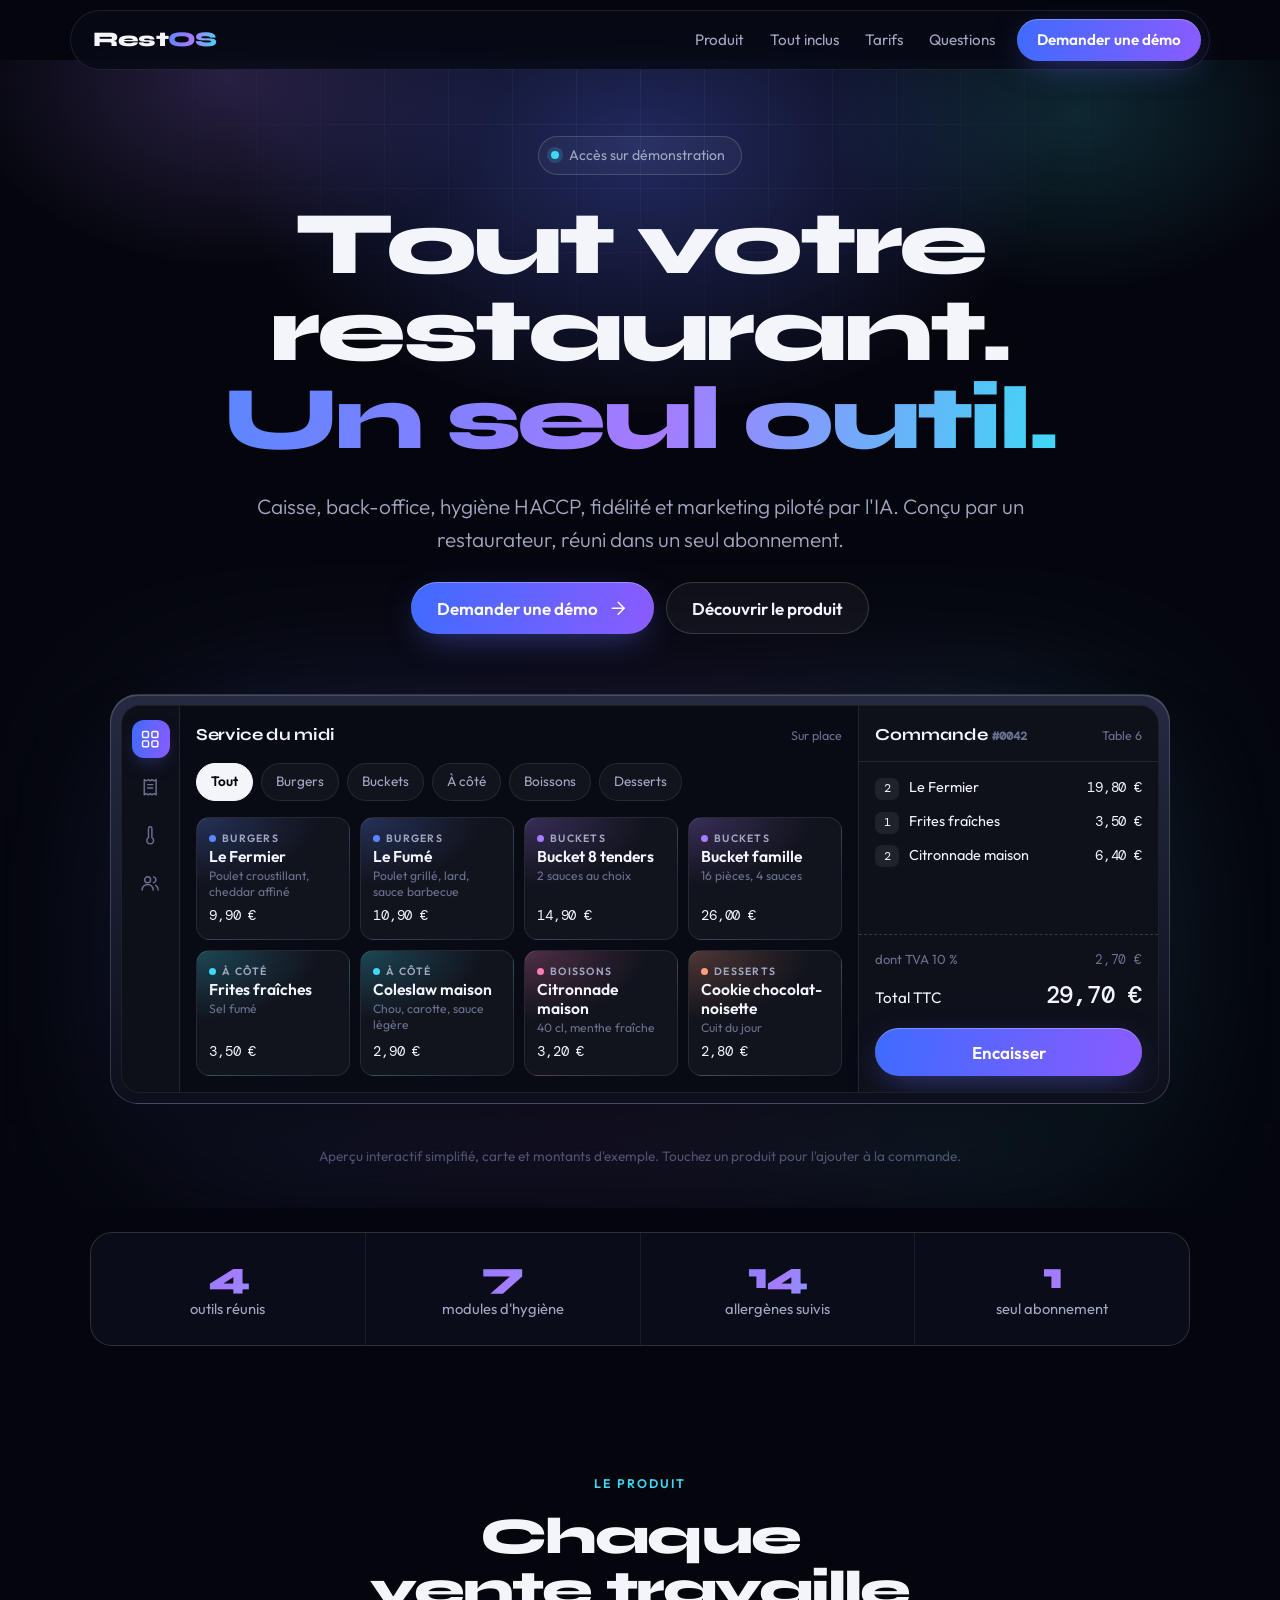
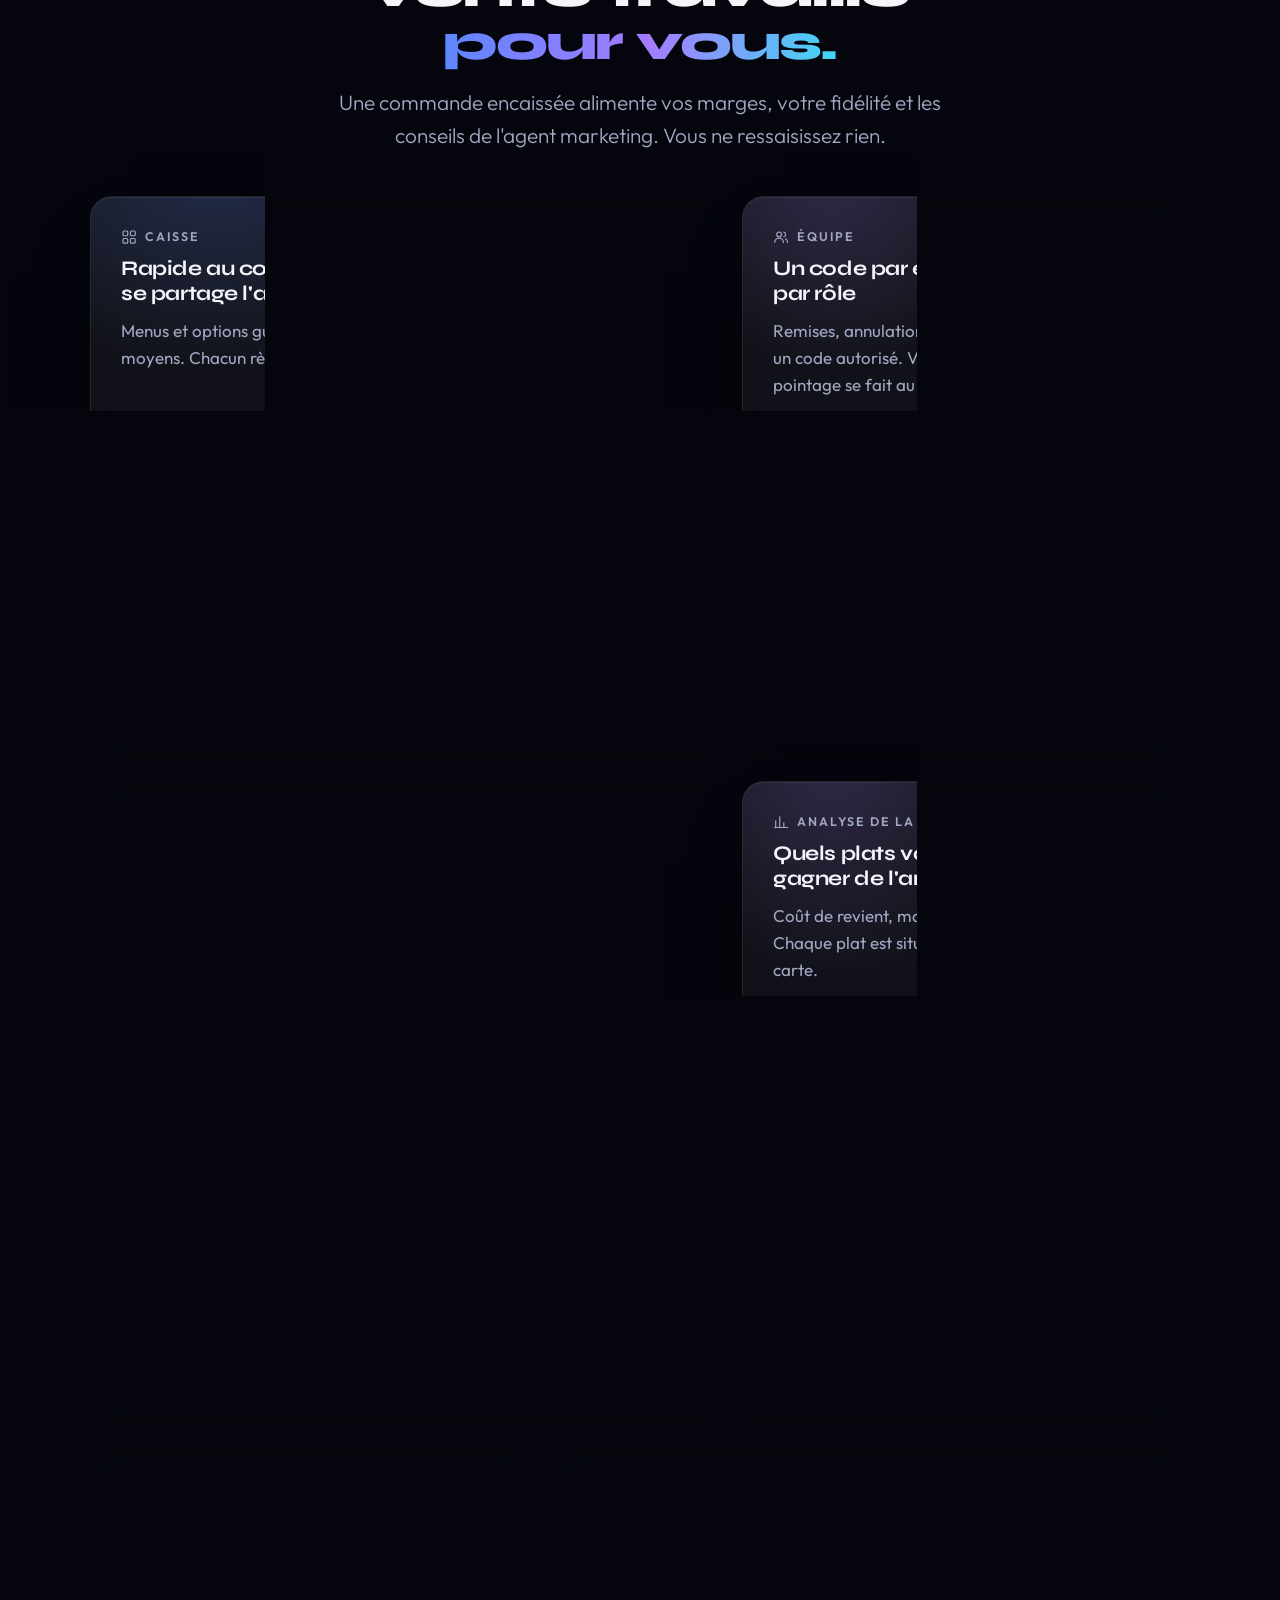
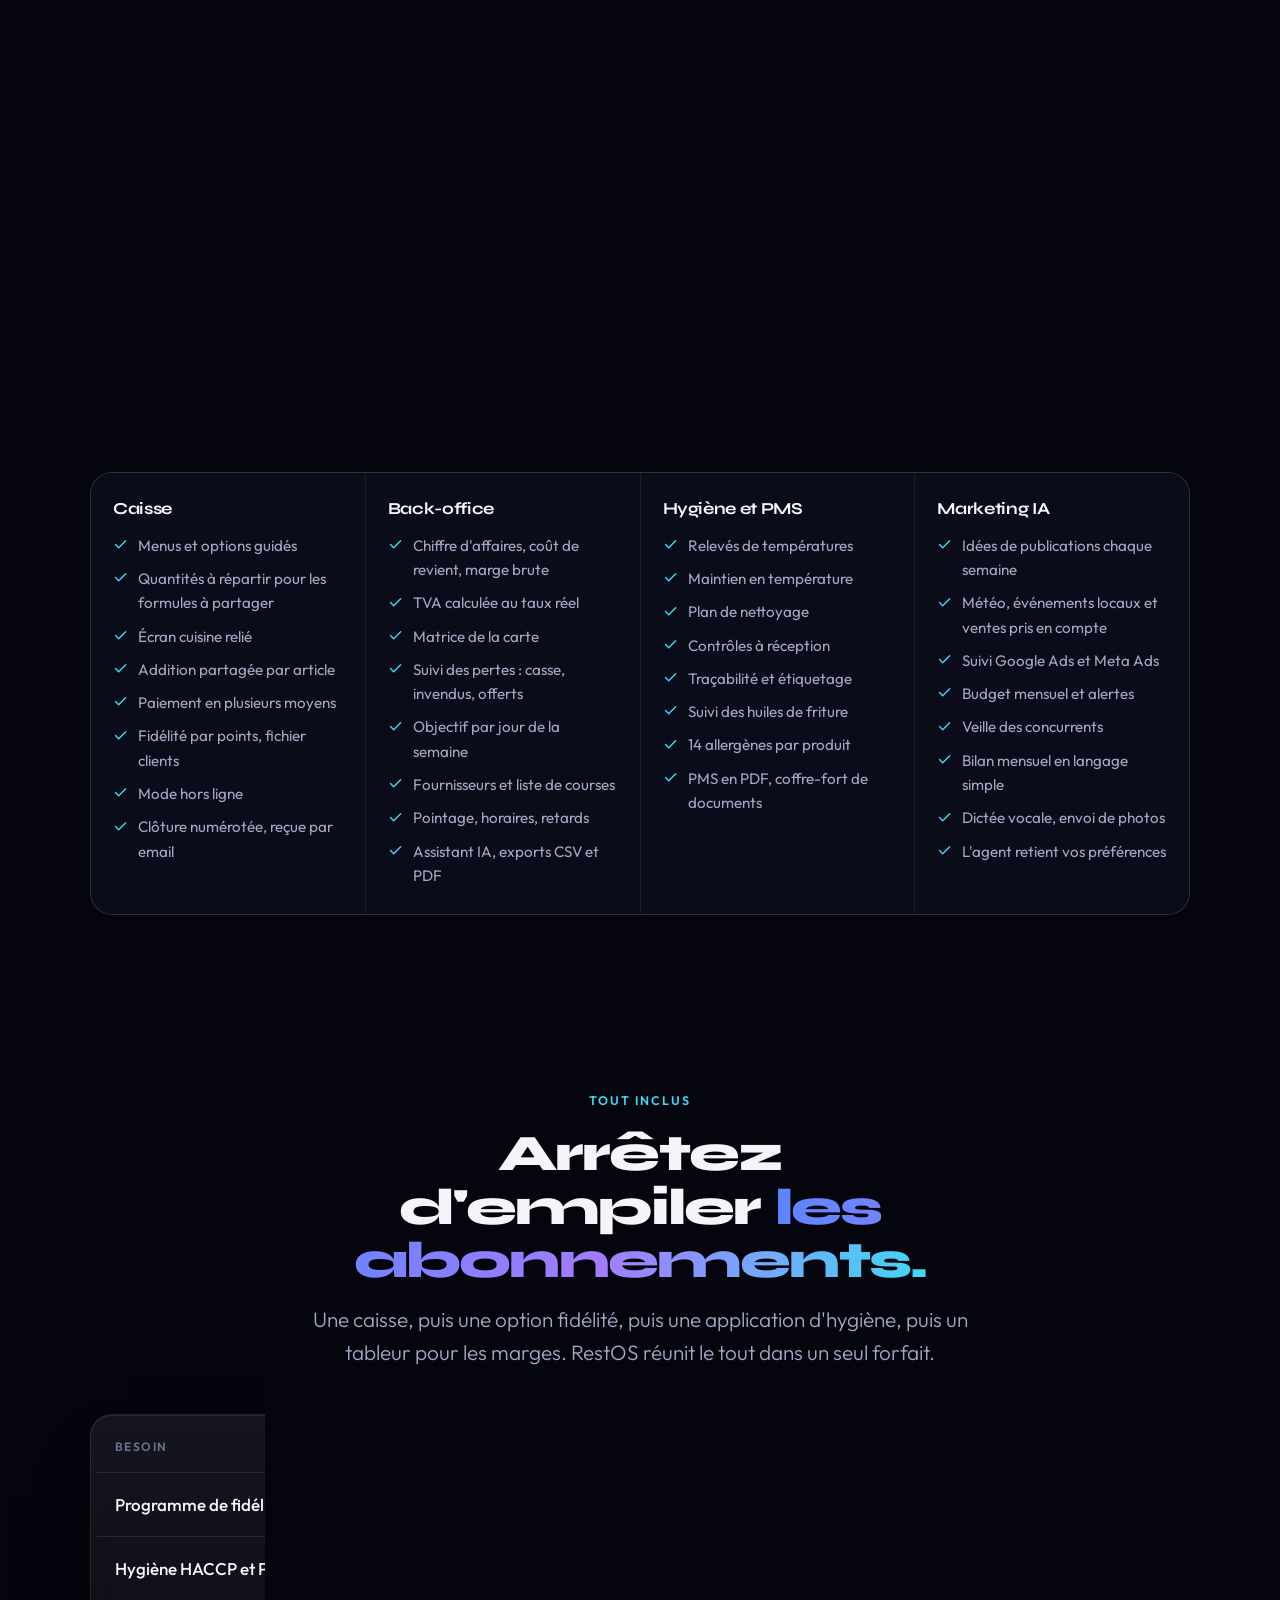
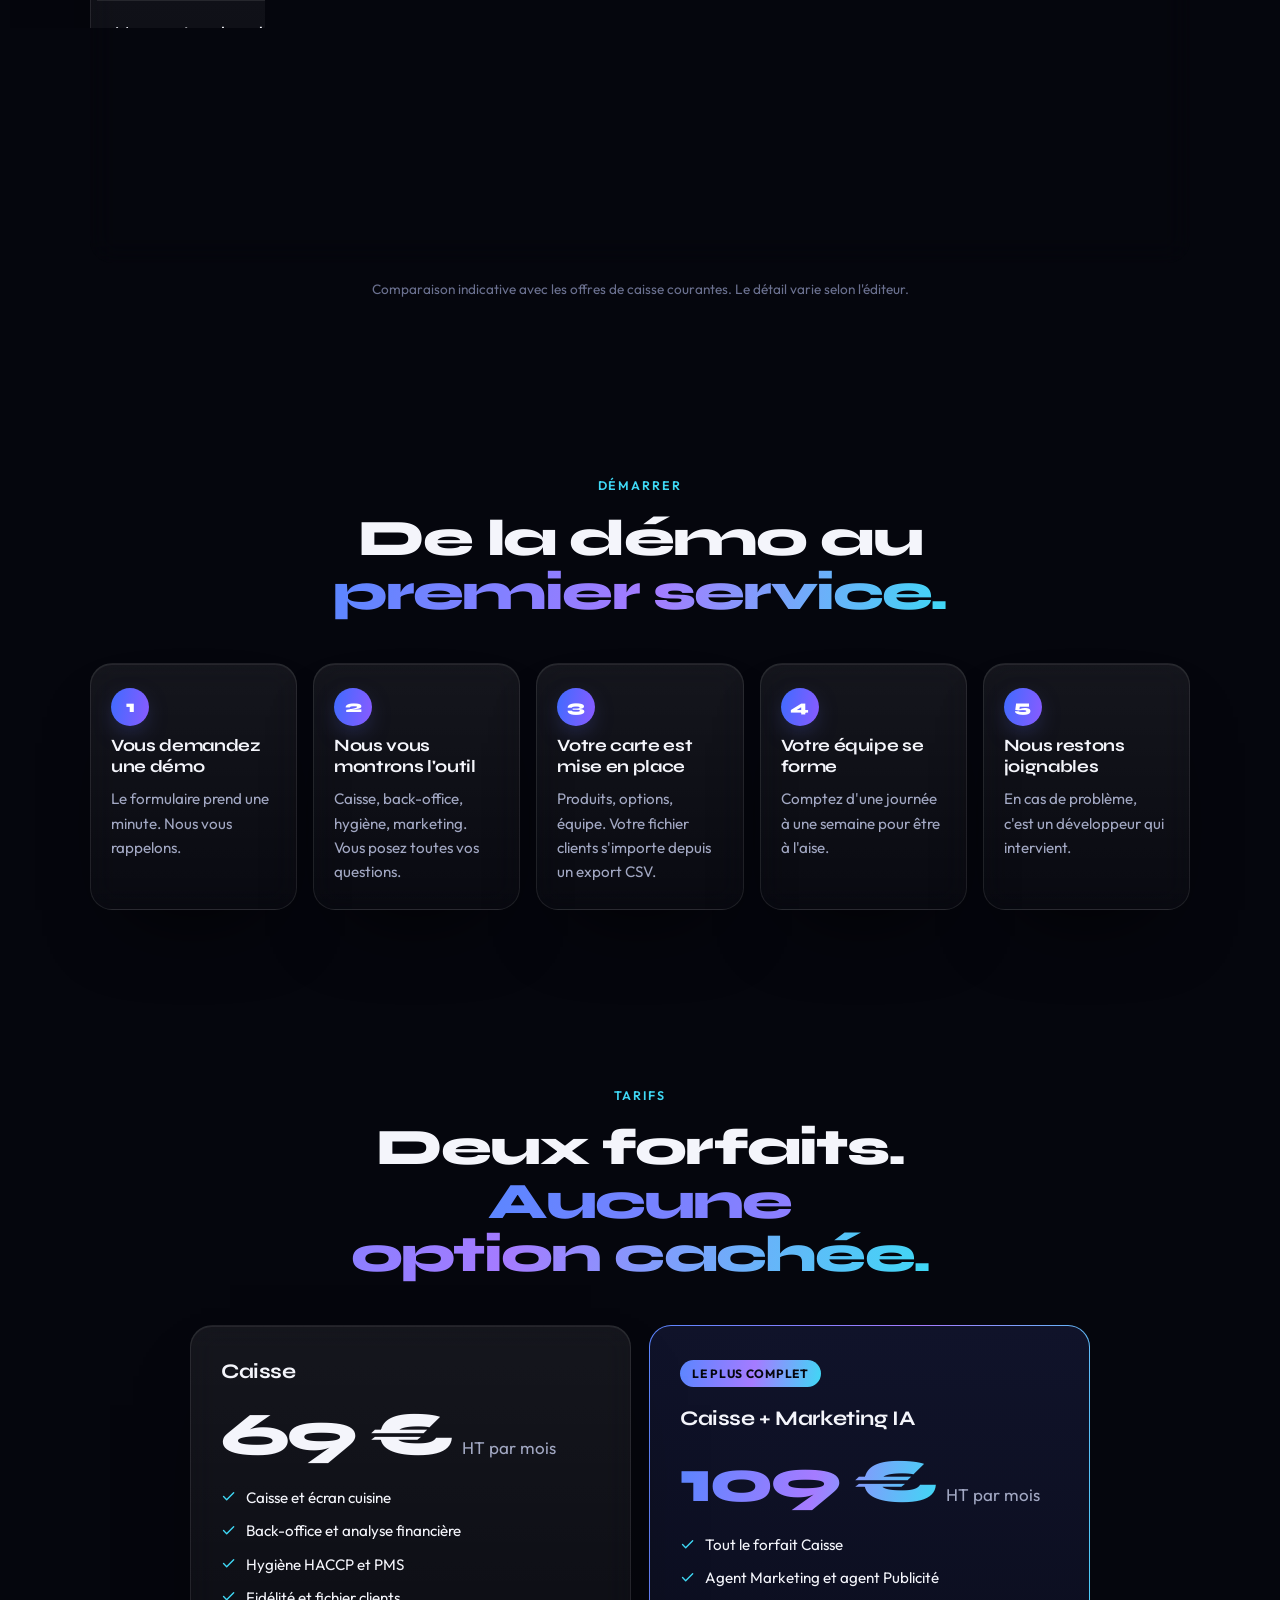
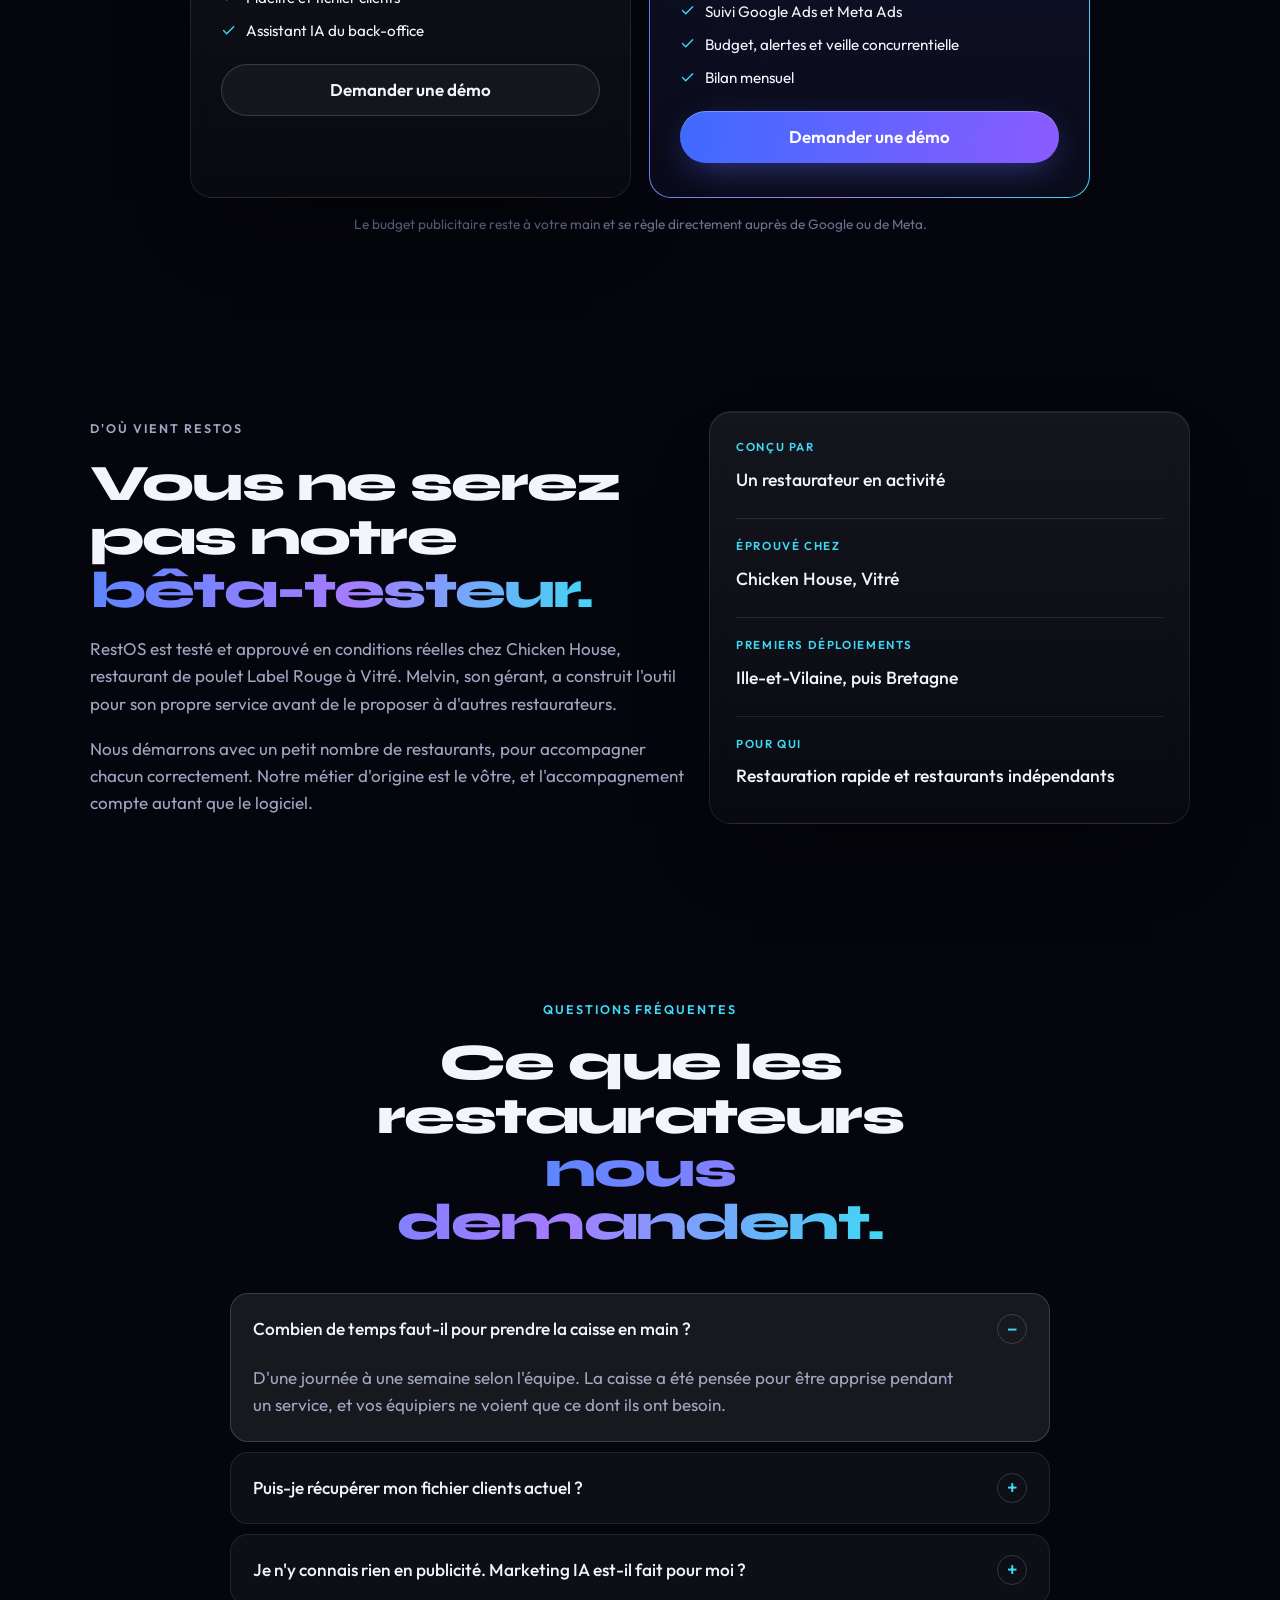
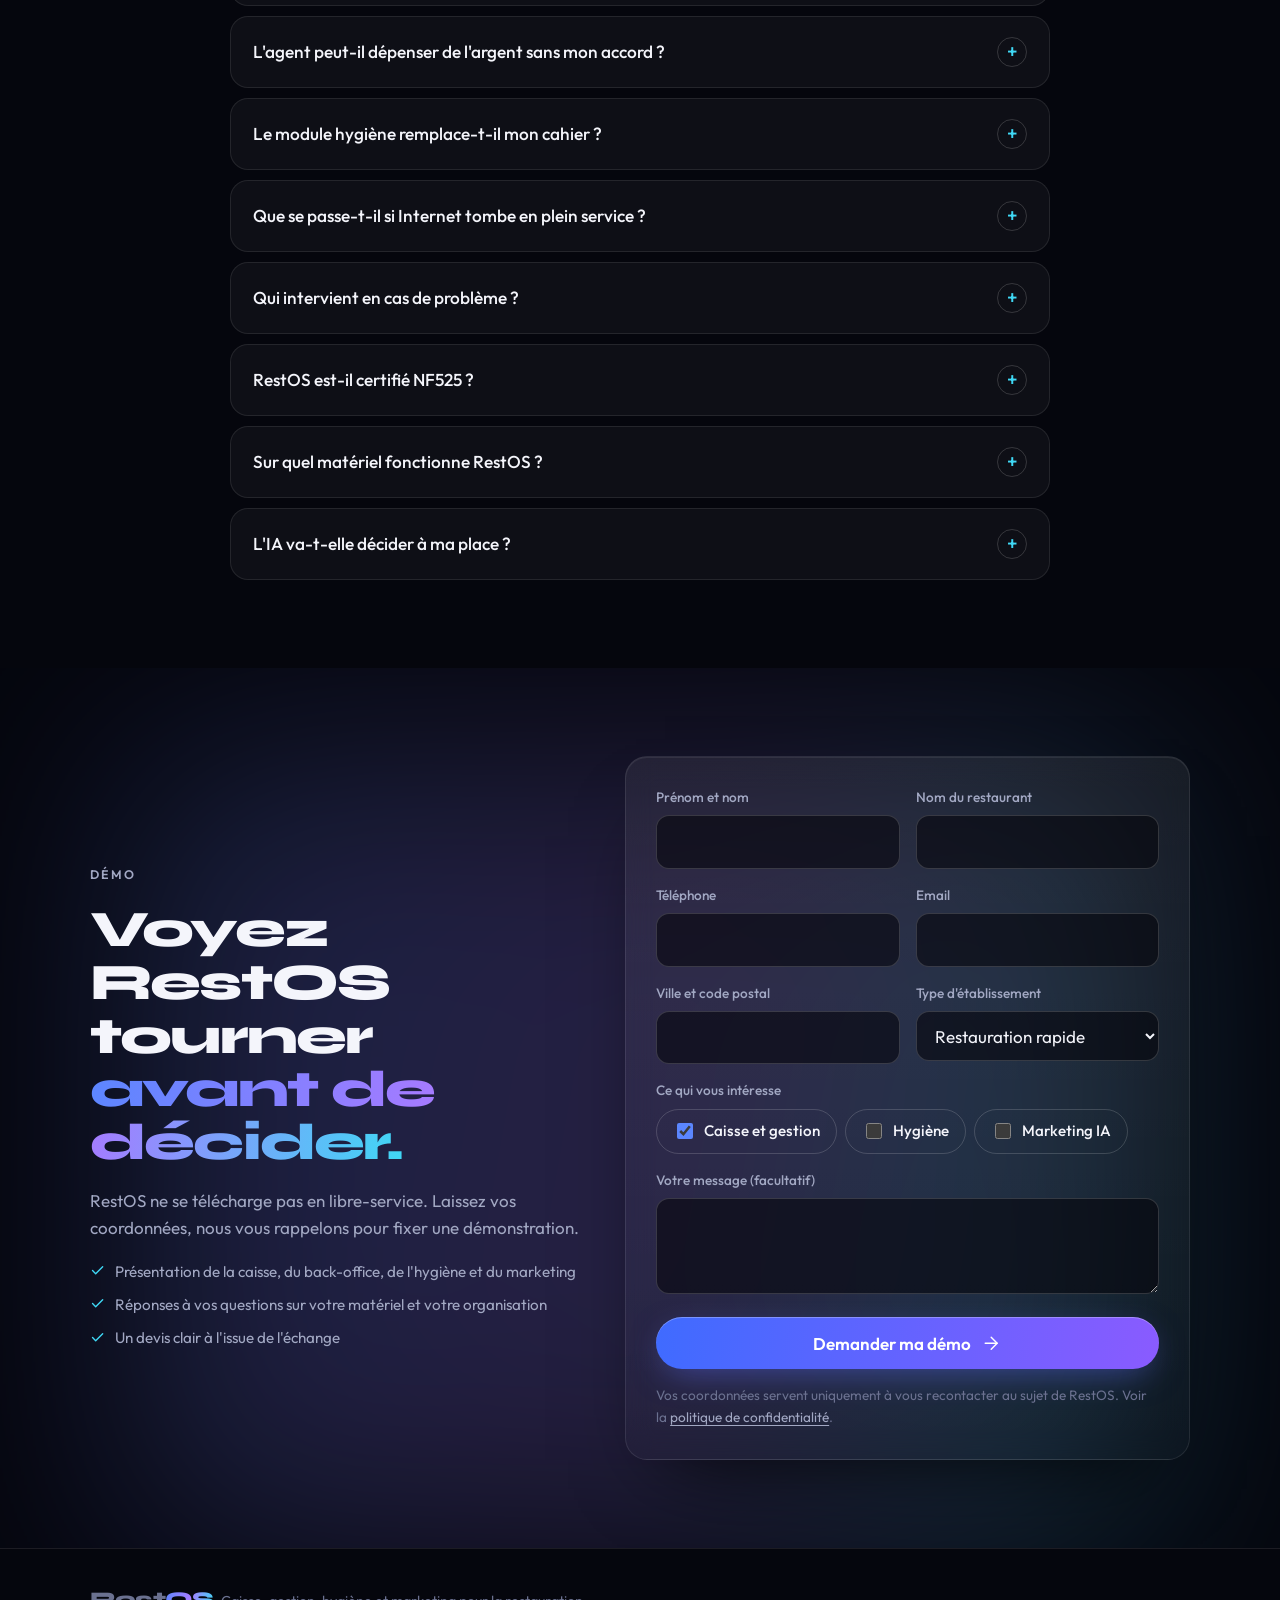
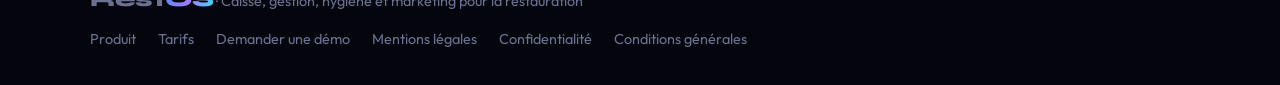
<file: Site vitrine RestOS.html>
<!doctype html><html><head><meta charset=utf8><meta name=viewport content="width=device-width,initial-scale=1,viewport-fit=cover"><style>:root{color-scheme:light;box-sizing:border-box;padding-top:env(safe-area-inset-top,0px);padding-bottom:env(safe-area-inset-bottom,0px)}html{scroll-padding-top:env(safe-area-inset-top,0px)}body{margin:0;padding:0;font:14px -apple-system,BlinkMacSystemFont,sans-serif;background:#faf9f5;color:#141413}img{max-width:100%}[hidden]:not([hidden=until-found i]){display:none!important}</style></head><body>
<title>Site vitrine RestOS</title>
<link rel="stylesheet" href="https://fonts.googleapis.com/css2?family=DM+Mono:wght@400;500&family=Outfit:wght@300;400;500;600;700&family=Syne:wght@600;700;800&display=swap">
<style>
/* Layout : nuit profonde, un seul univers visuel. Le produit est montré dans un cadre de tablette posé sur un halo
   bleu-violet-cyan ; les modules vivent dans une grille de panneaux en verre dépoli. Charte RestOS : Syne / Outfit / DM Mono. */
:root{
  --bg:#05060d; --bg-2:#0a0c19; --screen:#080a14;
  --ink:#f4f5fb; --muted:#a2a8c3; --dim:#6b7190;
  --line:rgba(255,255,255,.09); --line-2:rgba(255,255,255,.16);
  --glass:rgba(255,255,255,.04); --glass-2:rgba(255,255,255,.08);
  --blue:#5b86ff; --violet:#a57bff; --cyan:#3fd8f5; --rose:#ff7eb6; --peach:#ff9f7a;
  --grad:linear-gradient(100deg,#5b86ff 0%,#a57bff 52%,#3fd8f5 100%);
  --btn:linear-gradient(100deg,#3f6bff,#8a5bff);
  --on-btn:#ffffff; --glow:rgba(96,110,255,.55);
  --ok:#43dea0; --warn:#ffb85c;
  --shadow:0 40px 80px -40px rgba(0,0,0,.85);
  --display:"Syne","Outfit",system-ui,sans-serif;
  --body:"Outfit","Segoe UI",system-ui,sans-serif;
  --mono:"DM Mono",ui-monospace,"SF Mono",Menlo,monospace;
  --r:22px; --r-sm:14px; --wrap:1140px;
  color-scheme:dark;
}
*{box-sizing:border-box}
body{margin:0;background:var(--bg);color:var(--ink);font-family:var(--body);font-size:1.0625rem;line-height:1.6;-webkit-font-smoothing:antialiased;overflow-x:clip}
h1,h2,h3,h4,p,ul,ol,dl,dd,figure{margin:0}
ul,ol{padding:0;list-style:none}
a{color:inherit;text-decoration:none}
button,input,select,textarea{font:inherit;color:inherit}
:focus-visible{outline:2px solid var(--cyan);outline-offset:3px}
svg.i{width:1.2em;height:1.2em;flex:none;fill:none;stroke:currentColor;stroke-width:1.7;stroke-linecap:round;stroke-linejoin:round}
.mono{font-family:var(--mono);font-variant-numeric:tabular-nums;letter-spacing:-.01em}

.wrap{max-width:var(--wrap);margin-inline:auto;padding-inline:20px}
section{position:relative;padding-block:88px;scroll-margin-top:88px}
.eyebrow{display:inline-flex;align-items:center;gap:8px;font-size:.78rem;font-weight:600;letter-spacing:.16em;text-transform:uppercase;color:var(--cyan)}
h1,h2{font-family:var(--display);font-weight:800;letter-spacing:-.035em;text-wrap:balance}
h1{font-size:clamp(2.7rem,8.4vw,5.6rem);line-height:.98}
h2{font-size:clamp(1.9rem,4.6vw,3.2rem);line-height:1.04}
h3{font-family:var(--display);font-weight:700;font-size:1.3rem;line-height:1.2;letter-spacing:-.02em}
.g{color:var(--violet)}
@supports ((-webkit-background-clip:text) or (background-clip:text)){
  .g{background:var(--grad);-webkit-background-clip:text;background-clip:text;color:transparent}
}
.lead{font-size:clamp(1.1rem,2.2vw,1.3rem);font-weight:300;color:var(--muted);max-width:56ch}
.head{display:grid;gap:16px;margin-bottom:44px;max-width:60ch}
.head.c{text-align:center;justify-items:center;margin-inline:auto}
.small{font-size:.85rem;color:var(--dim)}

/* Boutons */
.btn{display:inline-flex;align-items:center;justify-content:center;gap:10px;min-height:52px;padding:0 26px;border:0;border-radius:999px;background:var(--btn);color:var(--on-btn);font-weight:600;cursor:pointer;box-shadow:0 10px 34px -10px var(--glow),inset 0 1px 0 rgba(255,255,255,.28);transition:transform .2s,box-shadow .2s}
.btn:hover{transform:translateY(-2px);box-shadow:0 16px 40px -10px var(--glow),inset 0 1px 0 rgba(255,255,255,.28)}
.btn.ghost{background:var(--glass);box-shadow:inset 0 0 0 1px var(--line-2);color:var(--ink)}
.btn.ghost:hover{background:var(--glass-2);box-shadow:inset 0 0 0 1px var(--line-2)}
.row{display:flex;flex-wrap:wrap;gap:12px}

/* Verre */
.glass{position:relative;border:1px solid var(--line);border-radius:var(--r);background:linear-gradient(180deg,rgba(255,255,255,.065),rgba(255,255,255,.018));box-shadow:inset 0 1px 0 rgba(255,255,255,.07),var(--shadow);-webkit-backdrop-filter:blur(14px);backdrop-filter:blur(14px)}
.ring{border:1px solid transparent;background:linear-gradient(180deg,#10132a,#0a0c1b) padding-box,var(--grad) border-box}

/* En-tête flottant */
.top{position:sticky;top:calc(env(safe-area-inset-top,0px) + 10px);z-index:30;padding-inline:14px}
.bar{max-width:var(--wrap);margin-inline:auto;display:flex;align-items:center;gap:22px;padding:8px 8px 8px 22px;border-radius:999px;border:1px solid var(--line);background:rgba(8,10,22,.72);-webkit-backdrop-filter:blur(18px) saturate(1.4);backdrop-filter:blur(18px) saturate(1.4)}
.brand{font-family:var(--display);font-weight:800;font-size:1.3rem;letter-spacing:-.04em}
.nav{display:flex;gap:26px;margin-left:auto;font-size:.95rem;color:var(--muted)}
.nav a:hover{color:var(--ink)}
.bar .btn{min-height:42px;padding:0 20px;font-size:.95rem}
@media (max-width:860px){ .nav{display:none} .bar .btn{margin-left:auto} }

/* Accroche */
.hero{padding-block:76px 40px;text-align:center;overflow:clip}
.hero::before{content:"";position:absolute;inset:-180px 0 auto;height:900px;pointer-events:none;
  background:radial-gradient(46% 42% at 50% 30%,rgba(91,110,255,.34),rgba(0,0,0,0) 70%),radial-gradient(30% 30% at 18% 22%,rgba(165,123,255,.22),rgba(0,0,0,0) 70%),radial-gradient(28% 28% at 84% 26%,rgba(63,216,245,.16),rgba(0,0,0,0) 70%)}
.hero::after{content:"";position:absolute;inset:0 0 auto;height:640px;pointer-events:none;
  background-image:linear-gradient(var(--line) 1px,rgba(0,0,0,0) 1px),linear-gradient(90deg,var(--line) 1px,rgba(0,0,0,0) 1px);background-size:64px 64px;
  -webkit-mask-image:radial-gradient(60% 70% at 50% 0%,#000,rgba(0,0,0,0) 75%);mask-image:radial-gradient(60% 70% at 50% 0%,#000,rgba(0,0,0,0) 75%);opacity:.6}
.hero .wrap{position:relative;z-index:1;display:grid;justify-items:center;gap:26px}
.pill{display:inline-flex;align-items:center;gap:10px;padding:7px 16px 7px 12px;border-radius:999px;border:1px solid var(--line-2);background:var(--glass);font-size:.88rem;color:var(--muted)}
.pill i{width:8px;height:8px;border-radius:50%;background:var(--cyan);box-shadow:0 0 0 4px rgba(63,216,245,.18)}
.hero .lead{margin-inline:auto}
.hero .row{justify-content:center}

/* Scène produit */
.stage{position:relative;width:100%;max-width:1060px;margin-top:34px;text-align:left}
.stage::before{content:"";position:absolute;inset:14% 6% -4%;background:var(--grad);filter:blur(90px);opacity:.36;pointer-events:none}
.device{position:relative;padding:10px;border-radius:28px;background:linear-gradient(180deg,#252a42,#0d0f1c);border:1px solid var(--line-2);box-shadow:0 70px 130px -50px rgba(0,0,0,.95),inset 0 1px 0 rgba(255,255,255,.16)}
.screen{display:grid;grid-template-columns:58px minmax(0,1fr) 300px;border-radius:19px;overflow:hidden;background:var(--screen);border:1px solid var(--line)}
.rail{display:grid;align-content:start;justify-items:center;gap:10px;padding:14px 0;border-right:1px solid var(--line);background:rgba(255,255,255,.02)}
.rail span{display:grid;place-items:center;width:38px;height:38px;border-radius:12px;color:var(--dim)}
.rail span.on{background:var(--btn);color:var(--on-btn);box-shadow:0 8px 20px -8px var(--glow)}
.cat{min-width:0;padding:16px;display:grid;gap:14px;align-content:start}
.cat-h{display:flex;justify-content:space-between;align-items:center;gap:12px}
.cat-h b{font-family:var(--display);font-size:1.05rem;letter-spacing:-.02em}
.cat-h span{font-size:.78rem;color:var(--dim)}
.pills{display:flex;gap:8px;overflow-x:auto;scrollbar-width:none;padding-bottom:2px}
.pills::-webkit-scrollbar{display:none}
.pills button{flex:none;padding:7px 14px;border-radius:999px;border:1px solid var(--line);background:var(--glass);font-size:.85rem;color:var(--muted);cursor:pointer}
.pills button[aria-pressed="true"]{background:var(--ink);border-color:var(--ink);color:var(--bg);font-weight:600}
.tiles{display:grid;grid-template-columns:repeat(4,minmax(0,1fr));gap:10px}
.tile{--c:var(--blue);display:grid;gap:6px;align-content:space-between;min-height:118px;padding:12px;border-radius:var(--r-sm);border:1px solid var(--line);background:var(--glass);text-align:left;cursor:pointer;transition:transform .15s,border-color .15s}
@supports (background:color-mix(in srgb,red 10%,blue)){
  .tile{background:radial-gradient(130% 90% at 0% 0%,color-mix(in srgb,var(--c) 26%,transparent),transparent 62%),var(--glass)}
}
.tile:hover{transform:translateY(-2px);border-color:var(--line-2)}
.tile:active{transform:scale(.97)}
.tile .k{display:flex;align-items:center;gap:6px;font-size:.66rem;font-weight:600;letter-spacing:.12em;text-transform:uppercase;color:var(--muted)}
.tile .k i{width:7px;height:7px;border-radius:50%;background:var(--c)}
.tile b{display:block;font-weight:600;font-size:.98rem;line-height:1.2}
.tile small{display:block;font-size:.76rem;color:var(--dim);line-height:1.3;margin-top:2px}
.tile .p{font-size:.85rem;color:var(--ink)}
.tix{display:flex;flex-direction:column;min-width:0;border-left:1px solid var(--line);background:rgba(255,255,255,.025)}
.tix-h{display:flex;justify-content:space-between;align-items:baseline;gap:8px;padding:16px 16px 12px;border-bottom:1px solid var(--line)}
.tix-h b{font-family:var(--display);font-size:1.05rem}
.tix-h span{font-size:.78rem;color:var(--dim)}
.lines{flex:1;display:grid;align-content:start;gap:10px;padding:14px 16px;font-size:.9rem;min-height:170px}
.lines li{display:grid;grid-template-columns:auto minmax(0,1fr) auto;gap:10px;align-items:baseline}
.lines .q{display:grid;place-items:center;min-width:24px;height:22px;padding:0 4px;border-radius:7px;background:var(--glass-2);font-size:.75rem}
.lines .empty{display:block;color:var(--dim)}
.sum{display:grid;gap:6px;padding:14px 16px;border-top:1px dashed var(--line-2);font-size:.82rem;color:var(--dim)}
.sum div{display:flex;justify-content:space-between;gap:8px;align-items:baseline}
.sum .tot{color:var(--ink);font-size:.95rem}
.sum .tot span:last-child{font-size:1.5rem;font-weight:500}
.tix .btn{margin:0 16px 16px;min-height:48px}
.caption{margin-top:16px;font-size:.85rem;color:var(--dim);text-align:center}

.float{position:absolute;z-index:2;display:none;gap:4px;padding:14px 16px;border-radius:18px;border:1px solid var(--line-2);background:rgba(16,19,40,.74);-webkit-backdrop-filter:blur(16px);backdrop-filter:blur(16px);box-shadow:0 30px 60px -24px rgba(0,0,0,.9);font-size:.85rem;animation:bob 7s ease-in-out infinite}
.float b{font-weight:600}
.float span{color:var(--muted);font-size:.8rem}
.float .big{font-size:1.5rem;color:var(--ink)}
.float.fa{right:calc(100% - 26px);top:20%;width:210px}
.float.fb{left:calc(100% - 22px);bottom:30%;width:210px;animation-delay:-3.5s}
.float .st{display:inline-flex;align-items:center;gap:6px;color:var(--warn);font-size:.78rem}
@keyframes bob{50%{transform:translateY(-10px)}}
@media (min-width:1420px){ .float{display:grid} }
@media (max-width:900px){ .screen{grid-template-columns:minmax(0,1fr) 260px} .rail{display:none} .tiles{grid-template-columns:repeat(2,minmax(0,1fr))} }
@media (max-width:680px){ .screen{grid-template-columns:minmax(0,1fr)} .tix{border-left:0;border-top:1px solid var(--line)} .lines{min-height:0} .tile{min-height:104px} .device{padding:7px;border-radius:22px} .screen{border-radius:16px} }

/* Bandeau de repères */
.marks{display:grid;grid-template-columns:repeat(4,minmax(0,1fr));gap:1px;border-radius:var(--r);overflow:hidden;border:1px solid var(--line);background:var(--line)}
.marks li{display:grid;gap:2px;padding:24px 20px;background:var(--bg-2);text-align:center}
.marks b{font-family:var(--display);font-weight:800;font-size:2.4rem;line-height:1;letter-spacing:-.04em}
.marks span{color:var(--muted);font-size:.92rem}
@media (max-width:720px){ .marks{grid-template-columns:repeat(2,minmax(0,1fr))} }

/* Grille des modules */
.bento{display:grid;grid-template-columns:repeat(12,minmax(0,1fr));gap:18px}
.card{grid-column:span 12;display:grid;grid-template-rows:auto 1fr;gap:22px;padding:30px;min-width:0;overflow:hidden}
.card::before{content:"";position:absolute;inset:-40% 40% auto -20%;height:70%;background:radial-gradient(closest-side,var(--tint,rgba(91,134,255,.20)),rgba(0,0,0,0));pointer-events:none}
.card > *{position:relative}
.card .t{display:grid;gap:10px;max-width:46ch}
.card .t p{color:var(--muted)}
.card .eyebrow svg{width:1.3em;height:1.3em}
@media (min-width:920px){ .s7{grid-column:span 7} .s5{grid-column:span 5} }
.tv{--tint:rgba(165,123,255,.20)} .tc{--tint:rgba(63,216,245,.16)}

.card > .ui{align-self:end}
.ui{border-radius:var(--r-sm);border:1px solid var(--line);background:rgba(5,6,13,.6);min-width:0}
.ui-h{display:flex;justify-content:space-between;gap:10px;align-items:center;padding:11px 14px;border-bottom:1px solid var(--line);font-size:.82rem;font-weight:600}
.ui-h em{font-style:normal;font-weight:400;color:var(--dim);font-size:.75rem}
.rows li{display:grid;grid-template-columns:auto minmax(0,1fr) auto;gap:12px;align-items:center;padding:11px 14px;border-bottom:1px solid var(--line);font-size:.92rem}
.rows li:last-child{border-bottom:0}
.rows .paid{color:var(--dim)}
.box{display:grid;place-items:center;width:20px;height:20px;border-radius:6px;border:1px solid var(--line-2)}
.box.on{background:var(--btn);border-color:transparent;color:var(--on-btn)}
.box svg{width:13px;height:13px;stroke-width:2.4}
.tagl{display:inline-flex;align-items:center;gap:6px;padding:3px 10px;border-radius:999px;border:1px solid var(--line);font-size:.75rem;color:var(--muted);white-space:nowrap}
.tagl.ok{color:var(--ok);border-color:rgba(67,222,160,.35)}
.tagl.wa{color:var(--warn);border-color:rgba(255,184,92,.4)}
.tagl svg{width:13px;height:13px}
.foot{display:flex;justify-content:space-between;align-items:center;gap:12px;flex-wrap:wrap;padding:12px 14px;border-top:1px solid var(--line);font-size:.92rem}
.chips{display:flex;flex-wrap:wrap;gap:8px}

.pin{display:grid;gap:16px;justify-items:center;padding:22px 16px;border-bottom:1px solid var(--line)}
.who{display:flex;gap:8px;flex-wrap:wrap;justify-content:center}
.who span{padding:8px 16px;border-radius:999px;border:1px solid var(--line);font-size:.9rem;color:var(--muted)}
.who span.on{background:var(--ink);color:var(--bg);border-color:var(--ink);font-weight:600}
.dots{display:flex;gap:12px}
.dots i{width:14px;height:14px;border-radius:50%;border:1.5px solid var(--line-2)}
.dots i.f{background:var(--grad);border-color:transparent;box-shadow:0 0 14px var(--glow)}

.kpis{display:grid;grid-template-columns:repeat(3,minmax(0,1fr));gap:1px;background:var(--line);border-bottom:1px solid var(--line)}
.kpis div{display:grid;gap:2px;padding:12px 14px;background:rgba(5,6,13,.9);min-width:0}
.kpis span{font-size:.72rem;color:var(--dim);text-transform:uppercase;letter-spacing:.08em}
.kpis b{font-family:var(--mono);font-weight:500;font-size:1.05rem;white-space:nowrap}
@media (max-width:520px){ .kpis div{padding:10px} .kpis b{font-size:.9rem} .kpis span{font-size:.62rem} }
.chart{padding:16px 14px 12px}
.bars{display:grid;grid-template-columns:repeat(7,minmax(0,1fr));gap:10px;align-items:end;height:132px;border-bottom:1px solid var(--line-2)}
.bars div{position:relative;height:100%;display:flex;align-items:flex-end;justify-content:center}
.bars i{display:block;width:min(100%,26px);height:var(--h);border-radius:4px 4px 0 0;background:var(--blue)}
.bars div:hover i{background:var(--cyan)}
.bars u{position:absolute;left:8%;right:8%;bottom:var(--o);height:2px;background:var(--ink);opacity:.8}
.bars em{position:absolute;bottom:calc(var(--h) + 6px);font-style:normal;font-family:var(--mono);font-size:.7rem;color:var(--ink);white-space:nowrap}
.days{display:grid;grid-template-columns:repeat(7,minmax(0,1fr));gap:10px;padding-top:6px;font-size:.72rem;color:var(--dim);text-align:center}
.legend{display:flex;gap:16px;flex-wrap:wrap;padding-top:10px;font-size:.75rem;color:var(--muted)}
.legend span{display:inline-flex;align-items:center;gap:6px}
.legend .sb{width:10px;height:10px;border-radius:2px;background:var(--blue)}
.legend .sl{width:14px;height:2px;background:var(--ink)}

.quad{position:relative;aspect-ratio:1.25;max-width:100%;margin:14px;border-radius:10px;border:1px solid var(--line);
  background:linear-gradient(var(--line-2),var(--line-2)) 50% 0/1px 100% no-repeat,linear-gradient(var(--line-2),var(--line-2)) 0 50%/100% 1px no-repeat}
.quad .ql{position:absolute;font-size:.7rem;font-weight:600;letter-spacing:.1em;text-transform:uppercase;color:var(--dim)}
.quad .ql.a{right:10px;top:8px;color:var(--ink)} .quad .ql.b{left:10px;top:8px} .quad .ql.c{right:10px;bottom:8px} .quad .ql.d{left:10px;bottom:8px}
.quad .pt{position:absolute;left:var(--x);bottom:var(--y);width:11px;height:11px;margin:0 0 -5px -5px;border-radius:50%;background:var(--violet);box-shadow:0 0 0 2px var(--screen)}
.quad .pt span{position:absolute;left:15px;top:-5px;font-size:.74rem;color:var(--ink);white-space:nowrap}
.quad .pt.l span{left:auto;right:15px}
.axes{display:flex;justify-content:space-between;padding:0 14px 12px;font-size:.72rem;color:var(--dim)}

.prog{height:6px;border-radius:99px;background:var(--glass-2);overflow:hidden;flex:1;min-width:80px}
.prog i{display:block;height:100%;width:71%;border-radius:99px;background:var(--grad)}

.chat{display:grid;gap:12px;padding:16px}
.bub{padding:12px 16px;border-radius:18px;font-size:.95rem;max-width:88%}
.bub.me{justify-self:end;background:var(--btn);color:var(--on-btn);border-bottom-right-radius:6px}
.bub.ai{background:var(--glass-2);border:1px solid var(--line);border-bottom-left-radius:6px}
.camp{display:grid;gap:12px;padding:14px;border-radius:var(--r-sm);max-width:420px}
.camp h4{font-family:var(--display);font-size:1.05rem;letter-spacing:-.01em}
.camp dl{display:grid;grid-template-columns:repeat(3,minmax(0,1fr));gap:10px}
.camp dt{font-size:.68rem;text-transform:uppercase;letter-spacing:.1em;color:var(--dim)}
.camp dd{font-family:var(--mono);font-size:.9rem}
.mini{display:inline-flex;align-items:center;min-height:34px;padding:0 16px;border-radius:999px;font-size:.85rem;font-weight:600;border:1px solid var(--line-2)}
.mini.go{background:var(--btn);border-color:transparent;color:var(--on-btn)}

/* Liste complète */
.all{display:grid;grid-template-columns:repeat(4,minmax(0,1fr));gap:1px;margin-top:18px;border-radius:var(--r);overflow:hidden;border:1px solid var(--line);background:var(--line)}
.all > div{display:grid;gap:14px;align-content:start;padding:26px 22px;background:var(--bg-2)}
.all h3{font-size:1.05rem}
.feat{display:grid;gap:9px;font-size:.95rem;color:var(--muted)}
.feat li{display:grid;grid-template-columns:auto minmax(0,1fr);gap:10px;align-items:start}
.feat svg{color:var(--cyan);margin-top:.22em;width:1em;height:1em;stroke-width:2.2}
@media (max-width:980px){ .all{grid-template-columns:repeat(2,minmax(0,1fr))} }
@media (max-width:560px){ .all{grid-template-columns:minmax(0,1fr)} }

/* Comparatif */
.tblw{overflow-x:auto}
table{width:100%;border-collapse:collapse}
.cmp{padding:6px}
.cmp th,.cmp td{padding:16px 18px;text-align:left;border-bottom:1px solid var(--line)}
.cmp tr:last-child td{border-bottom:0}
.cmp th{font-size:.75rem;font-weight:600;letter-spacing:.12em;text-transform:uppercase;color:var(--dim)}
.cmp td:first-child{font-weight:500}
.cmp td:nth-child(2){color:var(--dim)}
.cmp td:nth-child(3),.cmp th:nth-child(3){background:rgba(91,134,255,.09)}
.cmp th:nth-child(3){color:var(--ink);border-radius:14px 14px 0 0}
.cmp tr:last-child td:nth-child(3){border-radius:0 0 14px 14px}
.yes{display:inline-flex;align-items:center;gap:8px;font-weight:600}
.yes svg{color:var(--ok);stroke-width:2.4}

/* Étapes */
.steps{display:grid;grid-template-columns:repeat(5,minmax(0,1fr));gap:16px;counter-reset:s}
.steps li{display:grid;gap:10px;align-content:start;padding:24px 20px;counter-increment:s}
.steps li::before{content:counter(s);display:grid;place-items:center;width:38px;height:38px;border-radius:50%;background:var(--btn);color:var(--on-btn);font-family:var(--display);font-weight:800;box-shadow:0 8px 24px -8px var(--glow)}
.steps h3{font-size:1.08rem}
.steps p{font-size:.95rem;color:var(--muted)}
@media (max-width:1020px){ .steps{grid-template-columns:minmax(0,1fr)} .steps li{grid-template-columns:auto minmax(0,1fr);column-gap:16px} .steps li::before{grid-row:span 2} }

/* Tarifs */
.plans{display:grid;grid-template-columns:repeat(2,minmax(0,1fr));gap:18px;max-width:900px;margin-inline:auto}
.plan{display:grid;gap:20px;align-content:start;padding:34px 30px;border-radius:var(--r)}
.plan .badge{justify-self:start;padding:4px 12px;border-radius:999px;background:var(--grad);color:var(--bg);font-size:.75rem;font-weight:700;letter-spacing:.06em;text-transform:uppercase}
.price{display:flex;align-items:baseline;gap:10px;flex-wrap:wrap}
.price b{font-family:var(--display);font-weight:800;font-size:3.8rem;line-height:1;letter-spacing:-.05em}
.price span{color:var(--muted)}
.plan .feat{color:var(--ink)}
@media (max-width:760px){ .plans{grid-template-columns:minmax(0,1fr)} }

/* Histoire */
.story{display:grid;grid-template-columns:minmax(0,1.25fr) minmax(0,1fr);gap:18px;align-items:stretch}
.story .txt{display:grid;gap:18px;align-content:center;padding:8px 0}
.story .txt p{color:var(--muted);max-width:56ch}
.facts{display:grid;gap:0;padding:8px 26px}
.facts div{display:grid;gap:2px;padding:18px 0;border-bottom:1px solid var(--line)}
.facts div:last-child{border-bottom:0}
.facts dt{font-size:.72rem;font-weight:600;letter-spacing:.14em;text-transform:uppercase;color:var(--cyan)}
.facts dd{font-size:1.1rem;font-weight:500}
@media (max-width:860px){ .story{grid-template-columns:minmax(0,1fr)} }

/* FAQ */
.faq{display:grid;gap:10px;max-width:820px;margin-inline:auto}
.faq details{border-radius:18px;border:1px solid var(--line);background:var(--glass)}
.faq details[open]{background:var(--glass-2);border-color:var(--line-2)}
.faq summary{display:flex;justify-content:space-between;gap:16px;align-items:center;padding:20px 22px;font-weight:500;font-size:1.08rem;cursor:pointer;list-style:none}
.faq summary::-webkit-details-marker{display:none}
.faq summary::after{content:"+";flex:none;display:grid;place-items:center;width:28px;height:28px;border-radius:50%;border:1px solid var(--line-2);font-size:1.2rem;line-height:1;color:var(--cyan)}
.faq details[open] summary::after{content:"\2212"}
.faq details p{padding:0 22px 22px;color:var(--muted);max-width:68ch}

/* Demande de démo */
.cta{overflow:clip}
.cta::before{content:"";position:absolute;inset:10% 10% 0;background:var(--grad);filter:blur(120px);opacity:.22;pointer-events:none}
.contact{position:relative;display:grid;grid-template-columns:minmax(0,1fr) minmax(0,1.15fr);gap:44px;align-items:center}
.contact .txt{display:grid;gap:18px}
.contact .txt p{color:var(--muted)}
form,.done{display:grid;gap:16px;padding:30px;border-radius:var(--r)}
.f2{display:grid;grid-template-columns:repeat(2,minmax(0,1fr));gap:16px}
label,legend{display:block;font-size:.85rem;font-weight:500;color:var(--muted);margin-bottom:7px;padding:0}
.field input,.field select,.field textarea{width:100%;min-height:50px;padding:12px 14px;border-radius:13px;border:1px solid var(--line-2);background:rgba(5,6,13,.6)}
.field textarea{min-height:96px;resize:vertical}
.field input:focus,.field select:focus,.field textarea:focus{outline:0;border-color:var(--blue);box-shadow:0 0 0 4px rgba(91,134,255,.22)}
fieldset{border:0;padding:0;margin:0}
.checks{display:flex;flex-wrap:wrap;gap:8px}
.checks label{display:inline-flex;align-items:center;gap:8px;margin:0;padding:9px 16px;border-radius:999px;border:1px solid var(--line-2);color:var(--ink);font-size:.95rem;cursor:pointer}
.checks input{width:16px;height:16px;accent-color:var(--blue)}
.err{color:var(--warn);font-size:.92rem;font-weight:500}
.done{justify-items:start;align-content:center}
.done .ic{display:grid;place-items:center;width:52px;height:52px;border-radius:50%;background:var(--btn);color:var(--on-btn)}
@media (max-width:900px){ .contact{grid-template-columns:minmax(0,1fr)} }
@media (max-width:520px){ .f2{grid-template-columns:minmax(0,1fr)} form,.done{padding:22px} .card{padding:22px} section{padding-block:64px} }

/* Pages légales */
.legal{padding-block:48px 88px}
.legal .wrap{max-width:860px}
.ltabs{display:flex;flex-wrap:wrap;gap:8px;margin-bottom:34px}
.ltabs a{padding:8px 16px;border-radius:999px;border:1px solid var(--line-2);background:var(--glass);font-size:.9rem;color:var(--muted)}
.ltabs a[aria-current="page"]{background:var(--ink);border-color:var(--ink);color:var(--bg);font-weight:600}
.ltabs a.back{margin-right:auto;color:var(--ink)}
.doc{display:grid;gap:18px;padding:34px 30px}
.doc h1{font-size:clamp(2rem,5.4vw,3.2rem);line-height:1.04}
.doc h2{font-family:var(--display);font-size:1.25rem;font-weight:700;letter-spacing:-.015em;line-height:1.25;margin-top:14px}
.doc p,.doc li{color:var(--muted);max-width:70ch}
.doc ul{list-style:disc;padding-left:22px;display:grid;gap:6px}
.doc b{color:var(--ink);font-weight:500}
.doc a{color:var(--cyan);text-decoration:underline;text-underline-offset:3px}
.todo{background:rgba(255,184,92,.12);color:var(--warn);border:1px dashed rgba(255,184,92,.5);border-radius:6px;padding:0 6px;font-size:.92em;font-style:normal}
.draft{justify-self:start;display:inline-flex;align-items:center;gap:8px;padding:5px 12px;border-radius:999px;border:1px dashed rgba(255,184,92,.5);color:var(--warn);font-size:.82rem}
.small a{color:var(--muted);text-decoration:underline;text-underline-offset:3px}
@media (max-width:520px){ .doc{padding:24px 20px} }

footer{border-top:1px solid var(--line);padding-block:34px}
footer .wrap{display:flex;flex-wrap:wrap;gap:12px 28px;justify-content:space-between;align-items:center;font-size:.9rem;color:var(--dim)}
footer nav{display:flex;flex-wrap:wrap;gap:8px 22px}
footer a:hover{color:var(--ink)}

@media (prefers-reduced-motion: reduce){ .float{animation:none} .btn,.tile{transition:none} }
</style>

<svg width="0" height="0" style="position:absolute" aria-hidden="true">
  <symbol id="i-check" viewBox="0 0 24 24"><path d="M20 6 9 17l-5-5"/></symbol>
  <symbol id="i-arrow" viewBox="0 0 24 24"><path d="M5 12h14"/><path d="m12 5 7 7-7 7"/></symbol>
  <symbol id="i-grid" viewBox="0 0 24 24"><rect x="3" y="3" width="7" height="7" rx="1.5"/><rect x="14" y="3" width="7" height="7" rx="1.5"/><rect x="3" y="14" width="7" height="7" rx="1.5"/><rect x="14" y="14" width="7" height="7" rx="1.5"/></symbol>
  <symbol id="i-receipt" viewBox="0 0 24 24"><path d="M5 3v18l2.5-1.5L10 21l2-1.5 2 1.5 2.5-1.5L19 21V3l-2.5 1.5L14 3l-2 1.5L10 3 7.5 4.5 5 3Z"/><path d="M9 9h6M9 13h6"/></symbol>
  <symbol id="i-thermo" viewBox="0 0 24 24"><path d="M14 14.76V4a2 2 0 0 0-4 0v10.76a4 4 0 1 0 4 0Z"/></symbol>
  <symbol id="i-users" viewBox="0 0 24 24"><circle cx="9" cy="8" r="3.5"/><path d="M2.5 20a6.5 6.5 0 0 1 13 0"/><path d="M16 4.6a3.5 3.5 0 0 1 0 6.8M18.5 14.5a6.5 6.5 0 0 1 3 5.5"/></symbol>
  <symbol id="i-chart" viewBox="0 0 24 24"><path d="M4 20V10M10 20V4M16 20v-7M22 20H2"/></symbol>
  <symbol id="i-mega" viewBox="0 0 24 24"><path d="m3 11 18-5v12L3 14v-3Z"/><path d="M11.6 16.8a3 3 0 1 1-5.8-1.6"/></symbol>
  <symbol id="i-alert" viewBox="0 0 24 24"><path d="M12 3 2 20h20L12 3Z"/><path d="M12 10v4M12 17h.01"/></symbol>
  <symbol id="i-lock" viewBox="0 0 24 24"><rect x="4" y="11" width="16" height="10" rx="2"/><path d="M8 11V7a4 4 0 0 1 8 0v4"/></symbol>
</svg>

<header class="top">
  <div class="bar">
    <a class="brand" href="#haut">Rest<span class="g">OS</span></a>
    <nav class="nav" aria-label="Sections">
      <a href="#produit">Produit</a>
      <a href="#inclus">Tout inclus</a>
      <a href="#tarifs">Tarifs</a>
      <a href="#faq">Questions</a>
    </nav>
    <a class="btn" href="#demo">Demander une démo</a>
  </div>
</header>

<main id="haut">

<section class="hero">
  <div class="wrap">
    <span class="pill"><i></i>Accès sur démonstration</span>
    <h1>Tout votre restaurant.<br><span class="g">Un seul outil.</span></h1>
    <p class="lead">Caisse, back-office, hygiène HACCP, fidélité et marketing piloté par l'IA. Conçu par un restaurateur, réuni dans un seul abonnement.</p>
    <div class="row">
      <a class="btn" href="#demo">Demander une démo <svg class="i"><use href="#i-arrow"/></svg></a>
      <a class="btn ghost" href="#produit">Découvrir le produit</a>
    </div>

    <div class="stage">
      <div class="float fa">
        <span>Marge brute du jour</span>
        <b class="big mono">68,4 %</b>
        <span>Objectif du samedi atteint à 14 h 10</span>
      </div>
      <div class="device">
        <div class="screen" aria-label="Aperçu interactif de la caisse">
          <div class="rail" aria-hidden="true">
            <span class="on"><svg class="i"><use href="#i-grid"/></svg></span>
            <span><svg class="i"><use href="#i-receipt"/></svg></span>
            <span><svg class="i"><use href="#i-thermo"/></svg></span>
            <span><svg class="i"><use href="#i-users"/></svg></span>
          </div>
          <div class="cat">
            <div class="cat-h"><b>Service du midi</b><span>Sur place</span></div>
            <div class="pills" id="pos-cats" role="group" aria-label="Catégories"></div>
            <div class="tiles" id="pos-tiles"></div>
          </div>
          <div class="tix">
            <div class="tix-h"><b>Commande <span class="mono" id="pos-num">#0042</span></b><span>Table 6</span></div>
            <ul class="lines" id="pos-lines"></ul>
            <div class="sum">
              <div><span>dont TVA 10 %</span><span class="mono" id="pos-tva"></span></div>
              <div class="tot"><span>Total TTC</span><span class="mono" id="pos-total"></span></div>
            </div>
            <button class="btn" id="pos-pay" type="button">Encaisser</button>
          </div>
        </div>
      </div>
      <div class="float fb">
        <b>Agent Publicité</b>
        <span>Campagne « Menu du midi » prête pour samedi.</span>
        <span class="st"><svg class="i"><use href="#i-lock"/></svg>En attente de votre accord</span>
      </div>
    </div>
    <p class="caption">Aperçu interactif simplifié, carte et montants d'exemple. Touchez un produit pour l'ajouter à la commande.</p>
  </div>
</section>

<section style="padding-block:24px 40px">
  <div class="wrap">
    <ul class="marks">
      <li><b class="g">4</b><span>outils réunis</span></li>
      <li><b class="g">7</b><span>modules d'hygiène</span></li>
      <li><b class="g">14</b><span>allergènes suivis</span></li>
      <li><b class="g">1</b><span>seul abonnement</span></li>
    </ul>
  </div>
</section>

<section id="produit">
  <div class="wrap">
    <div class="head c">
      <p class="eyebrow">Le produit</p>
      <h2>Chaque vente travaille <span class="g">pour vous.</span></h2>
      <p class="lead">Une commande encaissée alimente vos marges, votre fidélité et les conseils de l'agent marketing. Vous ne ressaisissez rien.</p>
    </div>

    <div class="bento">
      <article class="card glass s7">
        <div class="t">
          <p class="eyebrow"><svg class="i"><use href="#i-grid"/></svg>Caisse</p>
          <h3>Rapide au coup de feu, même quand la table se partage l'addition</h3>
          <p>Menus et options guidés, écran cuisine relié, paiement en plusieurs moyens. Chacun règle ses articles, le reste du ticket continue.</p>
        </div>
        <div class="ui">
          <div class="ui-h"><span>Addition partagée · Table 6</span><em>Exemple</em></div>
          <ul class="rows">
            <li class="paid"><span class="box"></span><span>Le Fermier</span><span class="tagl">Payé · carte</span></li>
            <li class="paid"><span class="box"></span><span>Citronnade maison</span><span class="tagl">Payé · carte</span></li>
            <li><span class="box on"><svg class="i"><use href="#i-check"/></svg></span><span>Le Fumé</span><span class="mono">10,90 €</span></li>
            <li><span class="box on"><svg class="i"><use href="#i-check"/></svg></span><span>Frites fraîches</span><span class="mono">3,50 €</span></li>
          </ul>
          <div class="foot"><span>À encaisser</span><b class="mono">14,40 €</b></div>
        </div>
      </article>

      <article class="card glass s5 tv">
        <div class="t">
          <p class="eyebrow"><svg class="i"><use href="#i-users"/></svg>Équipe</p>
          <h3>Un code par équipier, des droits par rôle</h3>
          <p>Remises, annulations et fond de caisse demandent un code autorisé. Vous savez qui a fait quoi, et le pointage se fait au même endroit.</p>
        </div>
        <div class="ui">
          <div class="ui-h"><span>Qui encaisse ?</span><em>Exemple</em></div>
          <div class="pin">
            <div class="who"><span>Léa</span><span class="on">Karim</span><span>Inès</span></div>
            <div class="dots" aria-hidden="true"><i class="f"></i><i class="f"></i><i class="f"></i><i></i></div>
          </div>
          <ul class="rows">
            <li><svg class="i"><use href="#i-lock"/></svg><span>Remise</span><span class="tagl">Code demandé</span></li>
            <li><svg class="i"><use href="#i-lock"/></svg><span>Annulation de paiement</span><span class="tagl">Code demandé</span></li>
            <li><svg class="i"><use href="#i-lock"/></svg><span>Fond de caisse</span><span class="tagl">Responsable</span></li>
          </ul>
        </div>
      </article>

      <article class="card glass s7 tc">
        <div class="t">
          <p class="eyebrow"><svg class="i"><use href="#i-chart"/></svg>Back-office</p>
          <h3>Votre journée en trois chiffres, votre semaine d'un regard</h3>
          <p>Un objectif de chiffre d'affaires par jour de la semaine, des alertes quand quelque chose mérite votre attention, et un assistant IA qui répond à vos questions sur vos chiffres.</p>
        </div>
        <div class="ui">
          <div class="ui-h"><span>Semaine en cours</span><em>Données d'exemple</em></div>
          <div class="kpis">
            <div><span>CA TTC</span><b>1 415 €</b></div>
            <div><span>Marge brute</span><b>68,4 %</b></div>
            <div><span>Panier moyen</span><b>15,06 €</b></div>
          </div>
          <div class="chart">
            <div class="bars" role="img" aria-label="Chiffre d'affaires par jour comparé à l'objectif, du lundi au dimanche">
              <div style="--h:36%;--o:40%" title="Lundi : 900 € pour un objectif de 1 000 €"><i></i><u></u></div>
              <div style="--h:44%;--o:40%" title="Mardi : 1 100 € pour un objectif de 1 000 €"><i></i><u></u></div>
              <div style="--h:52%;--o:48%" title="Mercredi : 1 300 € pour un objectif de 1 200 €"><i></i><u></u></div>
              <div style="--h:48%;--o:48%" title="Jeudi : 1 200 € pour un objectif de 1 200 €"><i></i><u></u></div>
              <div style="--h:76%;--o:72%" title="Vendredi : 1 900 € pour un objectif de 1 800 €"><i></i><u></u></div>
              <div style="--h:92%;--o:80%" title="Samedi : 2 300 € pour un objectif de 2 000 €"><i></i><u></u><em>2 300 €</em></div>
              <div style="--h:56%;--o:60%" title="Dimanche : 1 400 € pour un objectif de 1 500 €"><i></i><u></u></div>
            </div>
            <div class="days" aria-hidden="true"><span>Lun</span><span>Mar</span><span>Mer</span><span>Jeu</span><span>Ven</span><span>Sam</span><span>Dim</span></div>
            <div class="legend"><span><i class="sb"></i>Chiffre d'affaires</span><span><i class="sl"></i>Objectif du jour</span></div>
          </div>
        </div>
      </article>

      <article class="card glass s5 tv">
        <div class="t">
          <p class="eyebrow"><svg class="i"><use href="#i-chart"/></svg>Analyse de la carte</p>
          <h3>Quels plats vous font vraiment gagner de l'argent</h3>
          <p>Coût de revient, marge par produit, pertes. Chaque plat est situé par rapport au reste de votre carte.</p>
        </div>
        <div class="ui">
          <div class="ui-h"><span>Matrice de la carte</span><em>Données d'exemple</em></div>
          <div class="quad" role="img" aria-label="Produits placés selon leurs ventes et leur marge : Le Fermier et Citronnade en stars, Coleslaw en dormeur, Bucket famille en piège, Cookie à revoir">
            <span class="ql a">Stars</span><span class="ql b">Dormeurs</span><span class="ql c">Pièges</span><span class="ql d">À revoir</span>
            <i class="pt l" style="--x:78%;--y:72%"><span>Le Fermier</span></i>
            <i class="pt" style="--x:60%;--y:86%"><span>Citronnade</span></i>
            <i class="pt" style="--x:22%;--y:68%"><span>Coleslaw</span></i>
            <i class="pt l" style="--x:82%;--y:26%"><span>Bucket famille</span></i>
            <i class="pt" style="--x:20%;--y:22%"><span>Cookie</span></i>
          </div>
          <div class="axes"><span>Horizontal : ventes</span><span>Vertical : marge</span></div>
        </div>
      </article>

      <article class="card glass s5 tc">
        <div class="t">
          <p class="eyebrow"><svg class="i"><use href="#i-thermo"/></svg>Hygiène et PMS</p>
          <h3>Le cahier d'hygiène, directement dans la caisse</h3>
          <p>Conçu pour couvrir les exigences HACCP. Relevés, nettoyage, réception, traçabilité, huiles, et un plan de maîtrise sanitaire généré en PDF.</p>
        </div>
        <div class="ui">
          <div class="ui-h"><span>Relevés du jour</span><em>Données d'exemple</em></div>
          <ul class="rows">
            <li><svg class="i"><use href="#i-thermo"/></svg><span>Chambre froide <span class="mono">+3,1 °C</span></span><span class="tagl ok"><svg class="i"><use href="#i-check"/></svg>Conforme</span></li>
            <li><svg class="i"><use href="#i-thermo"/></svg><span>Congélateur <span class="mono">−18,4 °C</span></span><span class="tagl ok"><svg class="i"><use href="#i-check"/></svg>Conforme</span></li>
            <li><svg class="i"><use href="#i-thermo"/></svg><span>Vitrine <span class="mono">+6,8 °C</span></span><span class="tagl wa"><svg class="i"><use href="#i-alert"/></svg>À vérifier</span></li>
          </ul>
          <div class="foot"><span>Nettoyage · 5 tâches sur 7</span><span class="prog"><i></i></span></div>
        </div>
      </article>

      <article class="card glass s7">
        <div class="t">
          <p class="eyebrow"><svg class="i"><use href="#i-mega"/></svg>Marketing IA</p>
          <h3>Un agent publicité qui parle votre langue</h3>
          <p>Pensé pour ceux qui n'ont jamais fait de publicité en ligne. L'agent propose et prépare. Vous validez chaque campagne et chaque budget.</p>
        </div>
        <div class="ui">
          <div class="ui-h"><span>Agent Publicité</span><em>Échange d'exemple</em></div>
          <div class="chat">
            <div class="bub me">J'ai 30 € à mettre cette semaine. Tu me conseilles quoi ?</div>
            <div class="bub ai">Samedi, 24 °C annoncés et braderie en centre-ville. Je vous ai préparé ceci. Rien ne part sans votre accord.</div>
            <div class="camp ring">
              <h4>Menu du midi · Google Ads</h4>
              <dl>
                <div><dt>Budget</dt><dd>10 € / jour</dd></div>
                <div><dt>Durée</dt><dd>3 jours</dd></div>
                <div><dt>Zone</dt><dd>5 km</dd></div>
              </dl>
              <div class="chips"><span class="mini go">Valider</span><span class="mini">Modifier</span></div>
            </div>
          </div>
        </div>
      </article>
    </div>

    <div class="all">
      <div>
        <h3>Caisse</h3>
        <ul class="feat">
          <li><svg class="i"><use href="#i-check"/></svg><span>Menus et options guidés</span></li>
          <li><svg class="i"><use href="#i-check"/></svg><span>Quantités à répartir pour les formules à partager</span></li>
          <li><svg class="i"><use href="#i-check"/></svg><span>Écran cuisine relié</span></li>
          <li><svg class="i"><use href="#i-check"/></svg><span>Addition partagée par article</span></li>
          <li><svg class="i"><use href="#i-check"/></svg><span>Paiement en plusieurs moyens</span></li>
          <li><svg class="i"><use href="#i-check"/></svg><span>Fidélité par points, fichier clients</span></li>
          <li><svg class="i"><use href="#i-check"/></svg><span>Mode hors ligne</span></li>
          <li><svg class="i"><use href="#i-check"/></svg><span>Clôture numérotée, reçue par email</span></li>
        </ul>
      </div>
      <div>
        <h3>Back-office</h3>
        <ul class="feat">
          <li><svg class="i"><use href="#i-check"/></svg><span>Chiffre d'affaires, coût de revient, marge brute</span></li>
          <li><svg class="i"><use href="#i-check"/></svg><span>TVA calculée au taux réel</span></li>
          <li><svg class="i"><use href="#i-check"/></svg><span>Matrice de la carte</span></li>
          <li><svg class="i"><use href="#i-check"/></svg><span>Suivi des pertes : casse, invendus, offerts</span></li>
          <li><svg class="i"><use href="#i-check"/></svg><span>Objectif par jour de la semaine</span></li>
          <li><svg class="i"><use href="#i-check"/></svg><span>Fournisseurs et liste de courses</span></li>
          <li><svg class="i"><use href="#i-check"/></svg><span>Pointage, horaires, retards</span></li>
          <li><svg class="i"><use href="#i-check"/></svg><span>Assistant IA, exports CSV et PDF</span></li>
        </ul>
      </div>
      <div>
        <h3>Hygiène et PMS</h3>
        <ul class="feat">
          <li><svg class="i"><use href="#i-check"/></svg><span>Relevés de températures</span></li>
          <li><svg class="i"><use href="#i-check"/></svg><span>Maintien en température</span></li>
          <li><svg class="i"><use href="#i-check"/></svg><span>Plan de nettoyage</span></li>
          <li><svg class="i"><use href="#i-check"/></svg><span>Contrôles à réception</span></li>
          <li><svg class="i"><use href="#i-check"/></svg><span>Traçabilité et étiquetage</span></li>
          <li><svg class="i"><use href="#i-check"/></svg><span>Suivi des huiles de friture</span></li>
          <li><svg class="i"><use href="#i-check"/></svg><span>14 allergènes par produit</span></li>
          <li><svg class="i"><use href="#i-check"/></svg><span>PMS en PDF, coffre-fort de documents</span></li>
        </ul>
      </div>
      <div>
        <h3>Marketing IA</h3>
        <ul class="feat">
          <li><svg class="i"><use href="#i-check"/></svg><span>Idées de publications chaque semaine</span></li>
          <li><svg class="i"><use href="#i-check"/></svg><span>Météo, événements locaux et ventes pris en compte</span></li>
          <li><svg class="i"><use href="#i-check"/></svg><span>Suivi Google Ads et Meta Ads</span></li>
          <li><svg class="i"><use href="#i-check"/></svg><span>Budget mensuel et alertes</span></li>
          <li><svg class="i"><use href="#i-check"/></svg><span>Veille des concurrents</span></li>
          <li><svg class="i"><use href="#i-check"/></svg><span>Bilan mensuel en langage simple</span></li>
          <li><svg class="i"><use href="#i-check"/></svg><span>Dictée vocale, envoi de photos</span></li>
          <li><svg class="i"><use href="#i-check"/></svg><span>L'agent retient vos préférences</span></li>
        </ul>
      </div>
    </div>
  </div>
</section>

<section id="inclus">
  <div class="wrap">
    <div class="head c">
      <p class="eyebrow">Tout inclus</p>
      <h2>Arrêtez d'empiler <span class="g">les abonnements.</span></h2>
      <p class="lead">Une caisse, puis une option fidélité, puis une application d'hygiène, puis un tableur pour les marges. RestOS réunit le tout dans un seul forfait.</p>
    </div>
    <div class="glass cmp"><div class="tblw"><table>
      <tr><th>Besoin</th><th>Le plus souvent ailleurs</th><th>Avec RestOS</th></tr>
      <tr><td>Programme de fidélité</td><td>Option payante</td><td><span class="yes"><svg class="i"><use href="#i-check"/></svg>Inclus</span></td></tr>
      <tr><td>Hygiène HACCP et PMS</td><td>Logiciel séparé</td><td><span class="yes"><svg class="i"><use href="#i-check"/></svg>Inclus</span></td></tr>
      <tr><td>Marges et analyse de la carte</td><td>Option ou tableur maison</td><td><span class="yes"><svg class="i"><use href="#i-check"/></svg>Inclus</span></td></tr>
      <tr><td>Fournisseurs et liste de courses</td><td>Autre outil</td><td><span class="yes"><svg class="i"><use href="#i-check"/></svg>Inclus</span></td></tr>
      <tr><td>Pointage de l'équipe</td><td>Option ou autre outil</td><td><span class="yes"><svg class="i"><use href="#i-check"/></svg>Inclus</span></td></tr>
      <tr><td>Publicité en ligne</td><td>Agence ou prestataire</td><td><span class="yes"><svg class="i"><use href="#i-check"/></svg>Forfait Marketing IA</span></td></tr>
    </table></div></div>
    <p class="caption">Comparaison indicative avec les offres de caisse courantes. Le détail varie selon l'éditeur.</p>
  </div>
</section>

<section id="demarrer">
  <div class="wrap">
    <div class="head c">
      <p class="eyebrow">Démarrer</p>
      <h2>De la démo au <span class="g">premier service.</span></h2>
    </div>
    <ol class="steps">
      <li class="glass"><h3>Vous demandez une démo</h3><p>Le formulaire prend une minute. Nous vous rappelons.</p></li>
      <li class="glass"><h3>Nous vous montrons l'outil</h3><p>Caisse, back-office, hygiène, marketing. Vous posez toutes vos questions.</p></li>
      <li class="glass"><h3>Votre carte est mise en place</h3><p>Produits, options, équipe. Votre fichier clients s'importe depuis un export CSV.</p></li>
      <li class="glass"><h3>Votre équipe se forme</h3><p>Comptez d'une journée à une semaine pour être à l'aise.</p></li>
      <li class="glass"><h3>Nous restons joignables</h3><p>En cas de problème, c'est un développeur qui intervient.</p></li>
    </ol>
  </div>
</section>

<section id="tarifs">
  <div class="wrap">
    <div class="head c">
      <p class="eyebrow">Tarifs</p>
      <h2>Deux forfaits. <span class="g">Aucune option cachée.</span></h2>
    </div>
    <div class="plans">
      <div class="plan glass">
        <h3>Caisse</h3>
        <p class="price"><b>69 €</b><span>HT par mois</span></p>
        <ul class="feat">
          <li><svg class="i"><use href="#i-check"/></svg><span>Caisse et écran cuisine</span></li>
          <li><svg class="i"><use href="#i-check"/></svg><span>Back-office et analyse financière</span></li>
          <li><svg class="i"><use href="#i-check"/></svg><span>Hygiène HACCP et PMS</span></li>
          <li><svg class="i"><use href="#i-check"/></svg><span>Fidélité et fichier clients</span></li>
          <li><svg class="i"><use href="#i-check"/></svg><span>Assistant IA du back-office</span></li>
        </ul>
        <a class="btn ghost" href="#demo">Demander une démo</a>
      </div>
      <div class="plan ring">
        <span class="badge">Le plus complet</span>
        <h3>Caisse + Marketing IA</h3>
        <p class="price"><b class="g">109 €</b><span>HT par mois</span></p>
        <ul class="feat">
          <li><svg class="i"><use href="#i-check"/></svg><span>Tout le forfait Caisse</span></li>
          <li><svg class="i"><use href="#i-check"/></svg><span>Agent Marketing et agent Publicité</span></li>
          <li><svg class="i"><use href="#i-check"/></svg><span>Suivi Google Ads et Meta Ads</span></li>
          <li><svg class="i"><use href="#i-check"/></svg><span>Budget, alertes et veille concurrentielle</span></li>
          <li><svg class="i"><use href="#i-check"/></svg><span>Bilan mensuel</span></li>
        </ul>
        <a class="btn" href="#demo">Demander une démo</a>
      </div>
    </div>
    <p class="caption">Le budget publicitaire reste à votre main et se règle directement auprès de Google ou de Meta.</p>
  </div>
</section>

<section id="histoire">
  <div class="wrap">
    <div class="story">
      <div class="txt">
        <p class="eyebrow">D'où vient RestOS</p>
        <h2>Vous ne serez pas notre <span class="g">bêta-testeur.</span></h2>
        <p>RestOS est testé et approuvé en conditions réelles chez Chicken House, restaurant de poulet Label Rouge à Vitré. Melvin, son gérant, a construit l'outil pour son propre service avant de le proposer à d'autres restaurateurs.</p>
        <p>Nous démarrons avec un petit nombre de restaurants, pour accompagner chacun correctement. Notre métier d'origine est le vôtre, et l'accompagnement compte autant que le logiciel.</p>
      </div>
      <dl class="facts glass">
        <div><dt>Conçu par</dt><dd>Un restaurateur en activité</dd></div>
        <div><dt>Éprouvé chez</dt><dd>Chicken House, Vitré</dd></div>
        <div><dt>Premiers déploiements</dt><dd>Ille-et-Vilaine, puis Bretagne</dd></div>
        <div><dt>Pour qui</dt><dd>Restauration rapide et restaurants indépendants</dd></div>
      </dl>
    </div>
  </div>
</section>

<section id="faq">
  <div class="wrap">
    <div class="head c">
      <p class="eyebrow">Questions fréquentes</p>
      <h2>Ce que les restaurateurs <span class="g">nous demandent.</span></h2>
    </div>
    <div class="faq">
      <details open>
        <summary>Combien de temps faut-il pour prendre la caisse en main ?</summary>
        <p>D'une journée à une semaine selon l'équipe. La caisse a été pensée pour être apprise pendant un service, et vos équipiers ne voient que ce dont ils ont besoin.</p>
      </details>
      <details>
        <summary>Puis-je récupérer mon fichier clients actuel ?</summary>
        <p>Oui. Vous exportez vos clients au format CSV depuis votre outil actuel, et nous les importons dans RestOS.</p>
      </details>
      <details>
        <summary>Je n'y connais rien en publicité. Marketing IA est-il fait pour moi ?</summary>
        <p>C'est pour vous qu'il a été conçu. L'agent explique chaque proposition simplement, et ses bilans se lisent sans vocabulaire technique.</p>
      </details>
      <details>
        <summary>L'agent peut-il dépenser de l'argent sans mon accord ?</summary>
        <p>Non. Chaque campagne et chaque budget attendent votre validation. Le paiement se fait toujours par vous, directement sur la plateforme publicitaire.</p>
      </details>
      <details>
        <summary>Le module hygiène remplace-t-il mon cahier ?</summary>
        <p>Il est conçu pour couvrir les exigences HACCP : températures, nettoyage, réception, traçabilité, huiles. Si vous n'avez pas de plan de maîtrise sanitaire, RestOS le génère à partir de votre profil.</p>
      </details>
      <details>
        <summary>Que se passe-t-il si Internet tombe en plein service ?</summary>
        <p>La caisse continue. Les ventes sont gardées sur la tablette, puis envoyées dès que la connexion revient.</p>
      </details>
      <details>
        <summary>Qui intervient en cas de problème ?</summary>
        <p>Un développeur qui connaît le produit, pas un centre d'appels. Les modalités d'assistance sont précisées dans votre contrat.</p>
      </details>
      <details>
        <summary>RestOS est-il certifié NF525 ?</summary>
        <p>La loi impose aux logiciels de caisse une certification délivrée par un organisme accrédité. RestOS n'équipera aucun restaurant avant de l'avoir obtenue. Nous vous indiquons où en est la certification pendant la démo.</p>
      </details>
      <details>
        <summary>Sur quel matériel fonctionne RestOS ?</summary>
        <p>Sur tablette, iPad compris. Pour l'imprimante de tickets, nous vérifions la compatibilité de votre matériel avec vous pendant la démo.</p>
      </details>
      <details>
        <summary>L'IA va-t-elle décider à ma place ?</summary>
        <p>Non. Elle prépare, compare et signale. Vous gardez chaque décision, et vous pouvez vous servir de la caisse sans jamais ouvrir l'assistant.</p>
      </details>
    </div>
  </div>
</section>

<section id="demo" class="cta">
  <div class="wrap">
    <div class="contact">
      <div class="txt">
        <p class="eyebrow">Démo</p>
        <h2>Voyez RestOS tourner <span class="g">avant de décider.</span></h2>
        <p>RestOS ne se télécharge pas en libre-service. Laissez vos coordonnées, nous vous rappelons pour fixer une démonstration.</p>
        <ul class="feat">
          <li><svg class="i"><use href="#i-check"/></svg><span>Présentation de la caisse, du back-office, de l'hygiène et du marketing</span></li>
          <li><svg class="i"><use href="#i-check"/></svg><span>Réponses à vos questions sur votre matériel et votre organisation</span></li>
          <li><svg class="i"><use href="#i-check"/></svg><span>Un devis clair à l'issue de l'échange</span></li>
        </ul>
      </div>

      <div>
        <form id="demo-form" class="glass" novalidate>
          <div class="f2">
            <div class="field"><label for="f-nom">Prénom et nom</label><input id="f-nom" name="nom" autocomplete="name" required></div>
            <div class="field"><label for="f-resto">Nom du restaurant</label><input id="f-resto" name="restaurant" autocomplete="organization" required></div>
          </div>
          <div class="f2">
            <div class="field"><label for="f-tel">Téléphone</label><input id="f-tel" name="telephone" type="tel" autocomplete="tel" inputmode="tel" required></div>
            <div class="field"><label for="f-mail">Email</label><input id="f-mail" name="email" type="email" autocomplete="email" required></div>
          </div>
          <div class="f2">
            <div class="field"><label for="f-ville">Ville et code postal</label><input id="f-ville" name="ville" autocomplete="address-level2" required></div>
            <div class="field"><label for="f-type">Type d'établissement</label>
              <select id="f-type" name="type">
                <option>Restauration rapide</option>
                <option>Restaurant traditionnel</option>
                <option>Bar ou café</option>
                <option>Autre</option>
              </select>
            </div>
          </div>
          <fieldset>
            <legend>Ce qui vous intéresse</legend>
            <div class="checks">
              <label for="f-i-caisse"><input id="f-i-caisse" type="checkbox" name="interet" value="Caisse" checked> Caisse et gestion</label>
              <label for="f-i-hyg"><input id="f-i-hyg" type="checkbox" name="interet" value="Hygiène"> Hygiène</label>
              <label for="f-i-mkt"><input id="f-i-mkt" type="checkbox" name="interet" value="Marketing IA"> Marketing IA</label>
            </div>
          </fieldset>
          <div class="field"><label for="f-msg">Votre message (facultatif)</label><textarea id="f-msg" name="message"></textarea></div>
          <p class="err" id="f-err" role="alert" hidden></p>
          <button class="btn" type="submit">Demander ma démo <svg class="i"><use href="#i-arrow"/></svg></button>
          <p class="small">Vos coordonnées servent uniquement à vous recontacter au sujet de RestOS. Voir la <a href="#confidentialite">politique de confidentialité</a>.</p>
        </form>

        <div class="done glass" id="demo-done" hidden>
          <span class="ic"><svg class="i"><use href="#i-check"/></svg></span>
          <h3 id="done-title">Merci.</h3>
          <p id="done-text"></p>
          <p class="small">Version de prévisualisation : le formulaire n'est pas encore relié, aucune donnée n'est envoyée.</p>
        </div>
      </div>
    </div>
  </div>
</section>

</main>

<div id="legal" class="legal" hidden>
  <div class="wrap">
    <nav class="ltabs" aria-label="Pages légales">
      <a class="back" href="#haut">Retour au site</a>
      <a href="#mentions-legales">Mentions légales</a>
      <a href="#confidentialite">Confidentialité</a>
      <a href="#cgv">Conditions générales</a>
    </nav>

    <article id="mentions-legales" class="doc glass" hidden>
      <span class="draft"><svg class="i"><use href="#i-alert"/></svg>Brouillon, à faire valider par un avocat avant mise en ligne</span>
      <h1>Mentions légales</h1>

      <h2>Éditeur du site</h2>
      <p>Le site RestOS est édité par <em class="todo">dénomination et forme juridique</em>, au capital de <em class="todo">montant</em>, dont le siège est situé <em class="todo">adresse</em>, immatriculée sous le numéro <em class="todo">SIRET / RCS</em>. Numéro de TVA intracommunautaire : <em class="todo">numéro</em>.</p>
      <p>Directeur de la publication : <em class="todo">prénom et nom</em>.</p>
      <p>Contact : par le <a href="#demo">formulaire de demande de démo</a>, par téléphone au <em class="todo">numéro</em> ou par email à <em class="todo">adresse professionnelle</em>.</p>

      <h2>Hébergement</h2>
      <p>Le site est hébergé par Vercel Inc., 440 N Barranca Avenue #4133, Covina, CA 91723, États-Unis. <em class="todo">hébergeur et adresse à confirmer à la mise en ligne</em></p>

      <h2>Propriété intellectuelle</h2>
      <p>L'ensemble du site, ses textes, son identité visuelle, ses aperçus d'interface et le logiciel RestOS sont la propriété de l'éditeur. Toute reproduction ou réutilisation, totale ou partielle, sans autorisation écrite préalable est interdite.</p>

      <h2>Contenu du site</h2>
      <p>Le site présente le logiciel RestOS à titre d'information. Les aperçus d'interface sont simplifiés et affichent des données d'exemple. Les tarifs sont indiqués hors taxes et peuvent évoluer. Seul le devis remis au restaurateur engage l'éditeur.</p>

      <h2>Données personnelles et cookies</h2>
      <p>Le traitement des données recueillies par le formulaire est décrit dans la <a href="#confidentialite">politique de confidentialité</a>. Le site ne dépose aucun cookie publicitaire ni cookie de mesure d'audience.</p>

      <h2>Droit applicable</h2>
      <p>Le site et les présentes mentions sont soumis au droit français.</p>
    </article>

    <article id="confidentialite" class="doc glass" hidden>
      <span class="draft"><svg class="i"><use href="#i-alert"/></svg>Brouillon, à faire valider par un avocat avant mise en ligne</span>
      <h1>Politique de confidentialité</h1>
      <p>Cette politique explique quelles données RestOS recueille, pourquoi, pendant combien de temps, et comment exercer vos droits.</p>

      <h2>Responsable du traitement</h2>
      <p>Le responsable du traitement des données recueillies sur ce site est <em class="todo">dénomination, adresse, contact</em>.</p>

      <h2>Vous visitez le site ou demandez une démo</h2>
      <p><b>Données recueillies.</b> Celles que vous saisissez dans le formulaire : prénom et nom, nom du restaurant, téléphone, email, ville et code postal, type d'établissement, centres d'intérêt et message.</p>
      <p><b>Finalité.</b> Vous recontacter, organiser une démonstration et vous adresser un devis.</p>
      <p><b>Base légale.</b> L'exécution de mesures précontractuelles prises à votre demande.</p>
      <p><b>Durée de conservation.</b> Trois ans à compter de notre dernier échange, puis suppression.</p>
      <p><b>Destinataires.</b> L'équipe RestOS et ses prestataires techniques d'hébergement, dans la limite de ce qui est nécessaire. Vos coordonnées ne sont ni vendues ni cédées.</p>

      <h2>Vous êtes restaurateur client</h2>
      <p>RestOS traite les données nécessaires à la gestion de votre compte, à la facturation et à l'assistance. Ces traitements reposent sur le contrat d'abonnement. Les données de facturation sont conservées pendant la durée imposée par la loi.</p>

      <h2>Vous êtes client d'un restaurant équipé de RestOS</h2>
      <p>Votre restaurant est responsable des données de son fichier clients et de son programme de fidélité. RestOS agit comme sous-traitant, sur ses seules instructions, dans le cadre d'un accord de traitement des données annexé au contrat d'abonnement. Pour exercer vos droits, adressez-vous d'abord à votre restaurant.</p>

      <h2>Prestataires et lieux d'hébergement</h2>
      <p>RestOS fait appel à des prestataires techniques pour héberger le site, le logiciel et ses données. <em class="todo">liste des prestataires, localisation des serveurs et garanties en cas de transfert hors Union européenne</em></p>
      <p>Les polices d'affichage du site sont chargées depuis Google Fonts, ce qui transmet votre adresse IP à Google. <em class="todo">à supprimer si les polices sont hébergées sur le site</em></p>

      <h2>Cookies</h2>
      <p>Le site ne dépose aucun cookie publicitaire ni cookie de mesure d'audience. Aucun bandeau de consentement n'est donc nécessaire.</p>

      <h2>Vos droits</h2>
      <p>Vous pouvez demander l'accès à vos données, leur rectification, leur effacement, la limitation de leur traitement ou leur portabilité, et vous opposer à leur traitement. Écrivez à <em class="todo">adresse de contact</em>. Nous répondons dans un délai d'un mois.</p>
      <p>Si vous estimez que vos droits ne sont pas respectés, vous pouvez saisir la CNIL, 3 place de Fontenoy, 75007 Paris.</p>

      <h2>Mise à jour</h2>
      <p>Cette politique peut être modifiée. La date de dernière mise à jour est indiquée ici : <em class="todo">date</em>.</p>
    </article>

    <article id="cgv" class="doc glass" hidden>
      <span class="draft"><svg class="i"><use href="#i-alert"/></svg>Brouillon, à faire valider par un avocat avant mise en ligne</span>
      <h1>Conditions générales de vente</h1>
      <p>Ces conditions s'appliquent aux abonnements au logiciel RestOS souscrits par des professionnels de la restauration. Aucune vente ne se fait en ligne : chaque abonnement fait l'objet d'un devis et d'un contrat d'abonnement signé, qui prévaut en cas de différence.</p>

      <h2>1. Objet</h2>
      <p>Les présentes conditions définissent les modalités selon lesquelles RestOS met son logiciel à la disposition du client, et les engagements de chacun.</p>

      <h2>2. Service</h2>
      <p>Le forfait Caisse comprend la caisse, l'écran cuisine, le back-office, l'analyse financière, le module hygiène et PMS, la fidélité et l'assistant du back-office. Le forfait Caisse + Marketing IA y ajoute les agents marketing et publicité. Le service est accessible en ligne, sur tablette.</p>

      <h2>3. Accès</h2>
      <p>Chaque établissement dispose d'un compte, activé par RestOS. Le client garde ses identifiants confidentiels et répond de l'usage des codes personnels remis à ses équipiers.</p>

      <h2>4. Durée</h2>
      <p>L'abonnement prend effet à la date d'activation. <em class="todo">durée d'engagement et reconduction</em></p>

      <h2>5. Tarifs et paiement</h2>
      <p>Forfait Caisse : 69 € HT par mois. Forfait Caisse + Marketing IA : 109 € HT par mois. <em class="todo">prix par établissement, à confirmer</em> La TVA s'ajoute au taux en vigueur. <em class="todo">périodicité et moyen de paiement</em></p>
      <p>Tout retard de paiement entraîne des pénalités au taux de <em class="todo">taux</em>, ainsi que l'indemnité forfaitaire légale de 40 € pour frais de recouvrement.</p>
      <p>Le budget publicitaire n'est pas compris dans l'abonnement. Le client le règle directement auprès des plateformes publicitaires.</p>

      <h2>6. Engagements de RestOS</h2>
      <p>RestOS fournit le service, en assure la maintenance et sauvegarde les données. L'assistance est assurée par un développeur. <em class="todo">niveau de service et délais d'intervention</em></p>

      <h2>7. Engagements du client</h2>
      <p>Le client utilise le service conformément à sa destination. Il répond de l'exactitude des informations qu'il saisit, notamment les prix, les taux de TVA et les allergènes, et dispose du matériel et de la connexion nécessaires.</p>

      <h2>8. Logiciel de caisse</h2>
      <p>RestOS ne met le module de caisse à la disposition d'un client qu'après avoir obtenu la certification exigée par la loi pour les logiciels de caisse. Le certificat est remis au client.</p>

      <h2>9. Hygiène</h2>
      <p>Le module hygiène est un outil d'enregistrement et de suivi. Le client reste seul responsable du respect de la réglementation sanitaire dans son établissement.</p>

      <h2>10. Marketing IA</h2>
      <p>Les agents formulent des propositions. Aucune campagne n'est lancée et aucune dépense n'est engagée sans validation du client, qui reste responsable de ses comptes publicitaires et des contenus diffusés. RestOS ne garantit aucun résultat commercial.</p>

      <h2>11. Propriété intellectuelle</h2>
      <p>RestOS concède au client un droit d'utilisation personnel, non exclusif et non cessible, pour la durée de l'abonnement. Les données saisies par le client lui appartiennent.</p>

      <h2>12. Données personnelles</h2>
      <p>Le client est responsable du traitement des données de ses propres clients et de ses équipiers. RestOS agit comme sous-traitant, selon l'accord de traitement des données annexé au contrat. Voir la <a href="#confidentialite">politique de confidentialité</a>.</p>

      <h2>13. Responsabilité</h2>
      <p>RestOS est tenu à une obligation de moyens. <em class="todo">plafond de responsabilité et exclusions, à définir avec l'avocat</em></p>

      <h2>14. Résiliation</h2>
      <p><em class="todo">préavis et conditions de résiliation</em> À la fin de l'abonnement, le client peut récupérer ses données. <em class="todo">format et délai de restitution</em></p>

      <h2>15. Confidentialité</h2>
      <p>Chaque partie garde confidentielles les informations de l'autre dont elle a connaissance à l'occasion du contrat.</p>

      <h2>16. Modification des conditions</h2>
      <p>RestOS peut faire évoluer les présentes conditions et en informe le client à l'avance. <em class="todo">délai d'information</em></p>

      <h2>17. Droit applicable</h2>
      <p>Les présentes conditions sont soumises au droit français. Tout litige relève des tribunaux de <em class="todo">ville</em>.</p>
    </article>
  </div>
</div>

<footer>
  <div class="wrap">
    <span><b class="brand">Rest<span class="g">OS</span></b> · Caisse, gestion, hygiène et marketing pour la restauration</span>
    <nav aria-label="Pied de page">
      <a href="#produit">Produit</a>
      <a href="#tarifs">Tarifs</a>
      <a href="#demo">Demander une démo</a>
      <a href="#mentions-legales">Mentions légales</a>
      <a href="#confidentialite">Confidentialité</a>
      <a href="#cgv">Conditions générales</a>
    </nav>
  </div>
</footer>

<script>
(function(){
  /* Pages légales : affichées à la place du site */
  var legalIds = ['mentions-legales','confidentialite','cgv'];
  var site = document.getElementById('haut'), legal = document.getElementById('legal');
  function showLegal(id){
    site.hidden = true; legal.hidden = false;
    legalIds.forEach(function(x){ document.getElementById(x).hidden = x !== id; });
    Array.prototype.forEach.call(legal.querySelectorAll('.ltabs a'), function(t){
      if(t.getAttribute('href') === '#' + id) t.setAttribute('aria-current', 'page'); else t.removeAttribute('aria-current');
    });
    window.scrollTo(0, 0);
  }
  var h0 = (location.hash || '').slice(1);
  if(legalIds.indexOf(h0) > -1) showLegal(h0);

  /* Liens d'ancre */
  document.addEventListener('click', function(e){
    var a = e.target.closest ? e.target.closest('a[href^="#"]') : null;
    if(!a) return;
    var id = a.getAttribute('href').slice(1);
    var el = document.getElementById(id);
    if(!el) return;
    e.preventDefault();
    if(legalIds.indexOf(id) > -1){ showLegal(id); return; }
    if(!legal.hidden){ legal.hidden = true; site.hidden = false; }
    var calm = window.matchMedia('(prefers-reduced-motion: reduce)').matches;
    el.scrollIntoView({behavior: calm ? 'auto' : 'smooth', block: 'start'});
  });

  /* Aperçu caisse */
  var eur = new Intl.NumberFormat('fr-FR', {style:'currency', currency:'EUR'});
  var cats = [
    {id:'burgers', n:'Burgers', c:'var(--blue)'},
    {id:'buckets', n:'Buckets', c:'var(--violet)'},
    {id:'cotes', n:'À côté', c:'var(--cyan)'},
    {id:'boissons', n:'Boissons', c:'var(--rose)'},
    {id:'desserts', n:'Desserts', c:'var(--peach)'}
  ];
  var produits = [
    {n:'Le Fermier', d:'Poulet croustillant, cheddar affiné', p:9.9, k:'burgers'},
    {n:'Le Fumé', d:'Poulet grillé, lard, sauce barbecue', p:10.9, k:'burgers'},
    {n:'Bucket 8 tenders', d:'2 sauces au choix', p:14.9, k:'buckets'},
    {n:'Bucket famille', d:'16 pièces, 4 sauces', p:26, k:'buckets'},
    {n:'Frites fraîches', d:'Sel fumé', p:3.5, k:'cotes'},
    {n:'Coleslaw maison', d:'Chou, carotte, sauce légère', p:2.9, k:'cotes'},
    {n:'Citronnade maison', d:'40 cl, menthe fraîche', p:3.2, k:'boissons'},
    {n:'Cookie chocolat-noisette', d:'Cuit du jour', p:2.8, k:'desserts'}
  ];
  var ticket = [{i:0,q:2},{i:4,q:1},{i:6,q:2}];
  var numero = 42, filtre = 'tout';
  var catBox = document.getElementById('pos-cats');
  var tiles = document.getElementById('pos-tiles');
  var lines = document.getElementById('pos-lines');
  var payBtn = document.getElementById('pos-pay');
  function el(tag, cls, txt){ var x = document.createElement(tag); if(cls) x.className = cls; if(txt != null) x.textContent = txt; return x; }
  function cat(id){ return cats.filter(function(c){return c.id === id;})[0]; }

  [{id:'tout', n:'Tout'}].concat(cats).forEach(function(c){
    var b = el('button', '', c.n); b.type = 'button';
    b.setAttribute('aria-pressed', c.id === filtre ? 'true' : 'false');
    b.addEventListener('click', function(){
      filtre = c.id;
      Array.prototype.forEach.call(catBox.children, function(x){ x.setAttribute('aria-pressed', x === b ? 'true' : 'false'); });
      drawTiles();
    });
    catBox.appendChild(b);
  });

  function drawTiles(){
    tiles.textContent = '';
    produits.forEach(function(pr, i){
      if(filtre !== 'tout' && pr.k !== filtre) return;
      var c = cat(pr.k), b = el('button', 'tile'); b.type = 'button';
      b.style.setProperty('--c', c.c);
      var top = el('span');
      var k = el('span', 'k'); k.appendChild(el('i')); k.appendChild(document.createTextNode(c.n));
      top.appendChild(k); top.appendChild(el('b', '', pr.n)); top.appendChild(el('small', '', pr.d));
      b.appendChild(top); b.appendChild(el('span', 'p mono', eur.format(pr.p)));
      b.addEventListener('click', function(){
        var l = ticket.filter(function(x){return x.i === i;})[0];
        if(l) l.q++; else ticket.push({i:i,q:1});
        payBtn.textContent = 'Encaisser';
        drawTicket();
      });
      tiles.appendChild(b);
    });
  }

  function drawTicket(){
    lines.textContent = '';
    var total = 0;
    if(!ticket.length) lines.appendChild(el('li', 'empty', 'Commande vide. Touchez un produit.'));
    ticket.forEach(function(l){
      var pr = produits[l.i], li = el('li');
      total += pr.p * l.q;
      li.appendChild(el('span', 'q mono', String(l.q)));
      li.appendChild(el('span', '', pr.n));
      li.appendChild(el('span', 'mono', eur.format(pr.p * l.q)));
      lines.appendChild(li);
    });
    document.getElementById('pos-total').textContent = eur.format(total);
    document.getElementById('pos-tva').textContent = eur.format(total - total / 1.1);
    document.getElementById('pos-num').textContent = '#' + ('0000' + numero).slice(-4);
  }

  payBtn.addEventListener('click', function(){
    if(!ticket.length) return;
    ticket = []; numero++;
    payBtn.textContent = 'Encaissé · commande suivante';
    drawTicket();
  });
  drawTiles(); drawTicket();

  /* Formulaire de démo */
  var form = document.getElementById('demo-form');
  var err = document.getElementById('f-err');
  form.addEventListener('submit', function(e){
    e.preventDefault();
    var manque = [];
    [['f-nom','votre nom'],['f-resto','le nom du restaurant'],['f-tel','un téléphone'],['f-mail','un email'],['f-ville','votre ville']]
      .forEach(function(f){ if(!document.getElementById(f[0]).value.trim()) manque.push(f[1]); });
    if(manque.length){
      err.textContent = 'Il manque : ' + manque.join(', ') + '.';
      err.hidden = false; return;
    }
    if(!/^[^\s@]+@[^\s@]+\.[^\s@]+$/.test(document.getElementById('f-mail').value.trim())){
      err.textContent = "L'adresse email semble incomplète. Vérifiez-la, puis renvoyez la demande.";
      err.hidden = false; document.getElementById('f-mail').focus(); return;
    }
    err.hidden = true;
    var prenom = document.getElementById('f-nom').value.trim().split(/\s+/)[0];
    document.getElementById('done-title').textContent = 'Merci, ' + prenom + '.';
    document.getElementById('done-text').textContent =
      'Nous vous rappelons pour fixer la démonstration de RestOS pour ' +
      document.getElementById('f-resto').value.trim() + '.';
    form.hidden = true;
    document.getElementById('demo-done').hidden = false;
  });
})();
</script>

</body></html>
</file>
